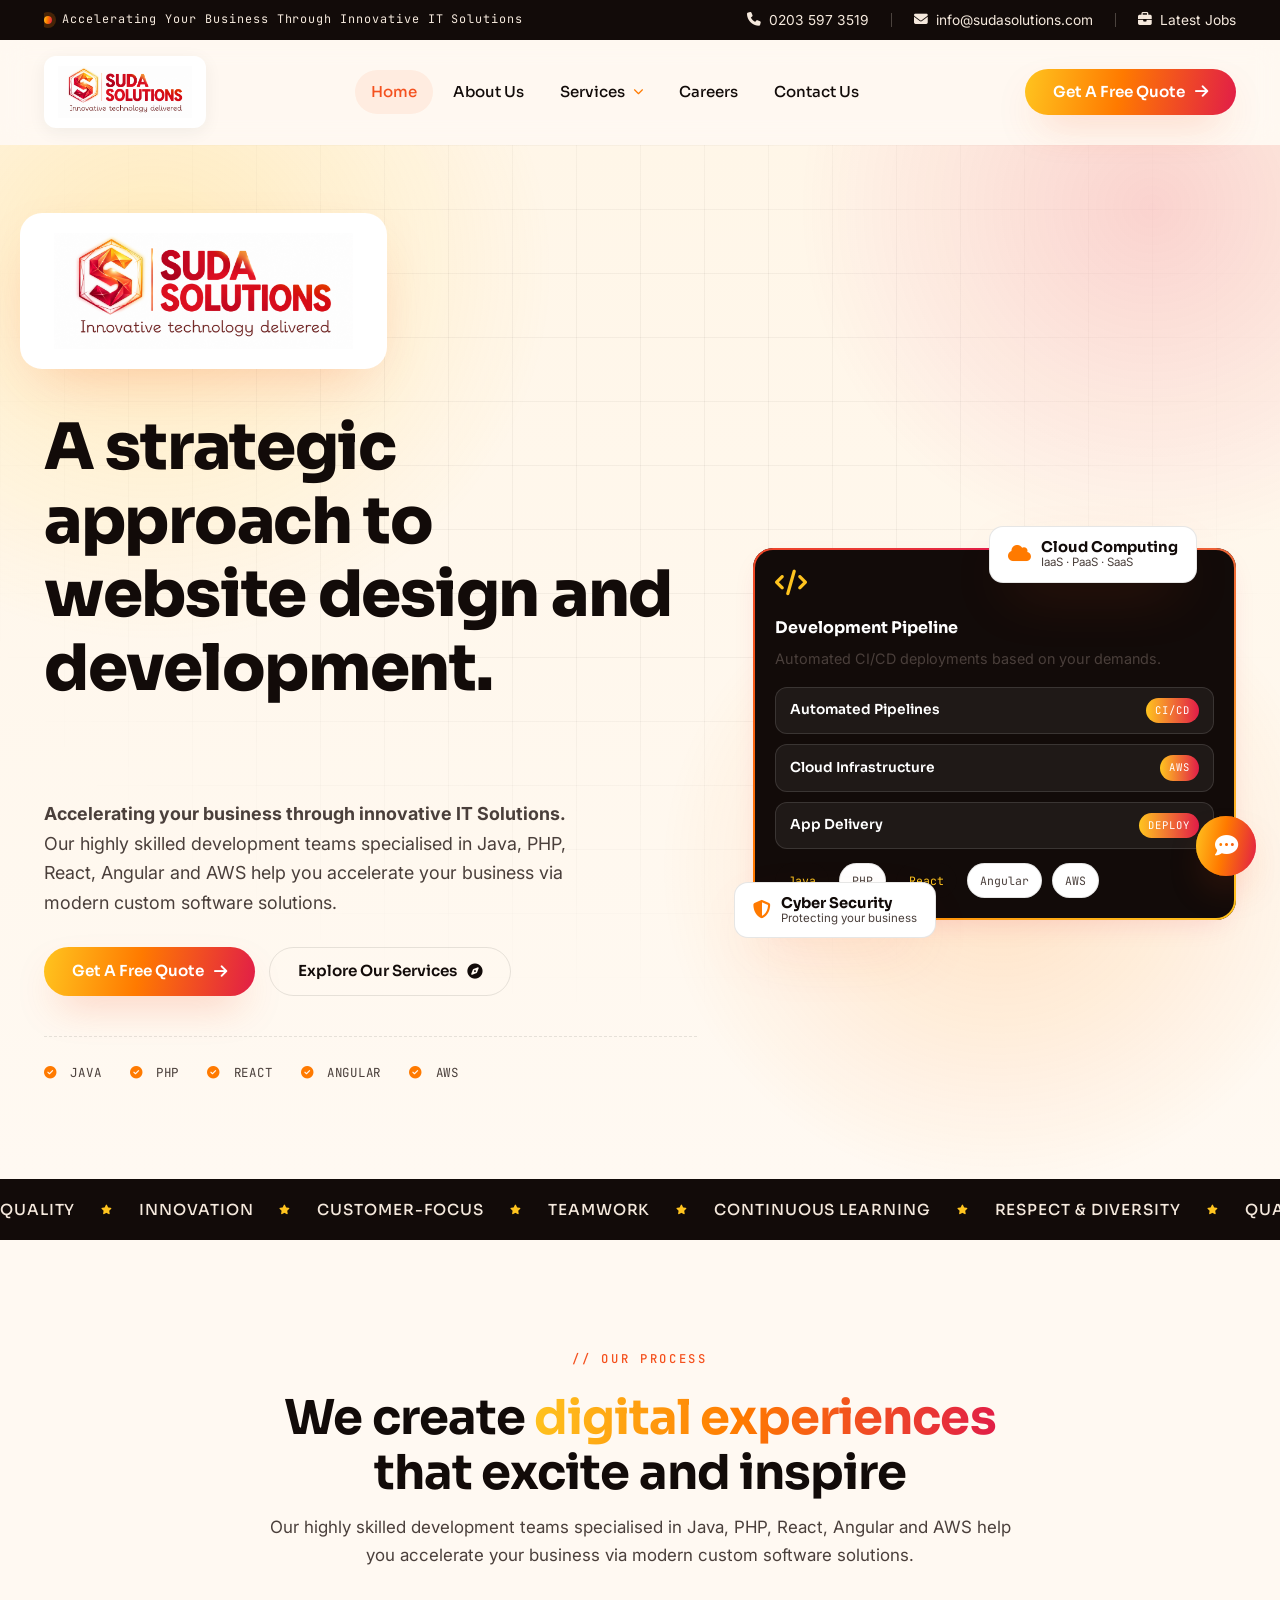
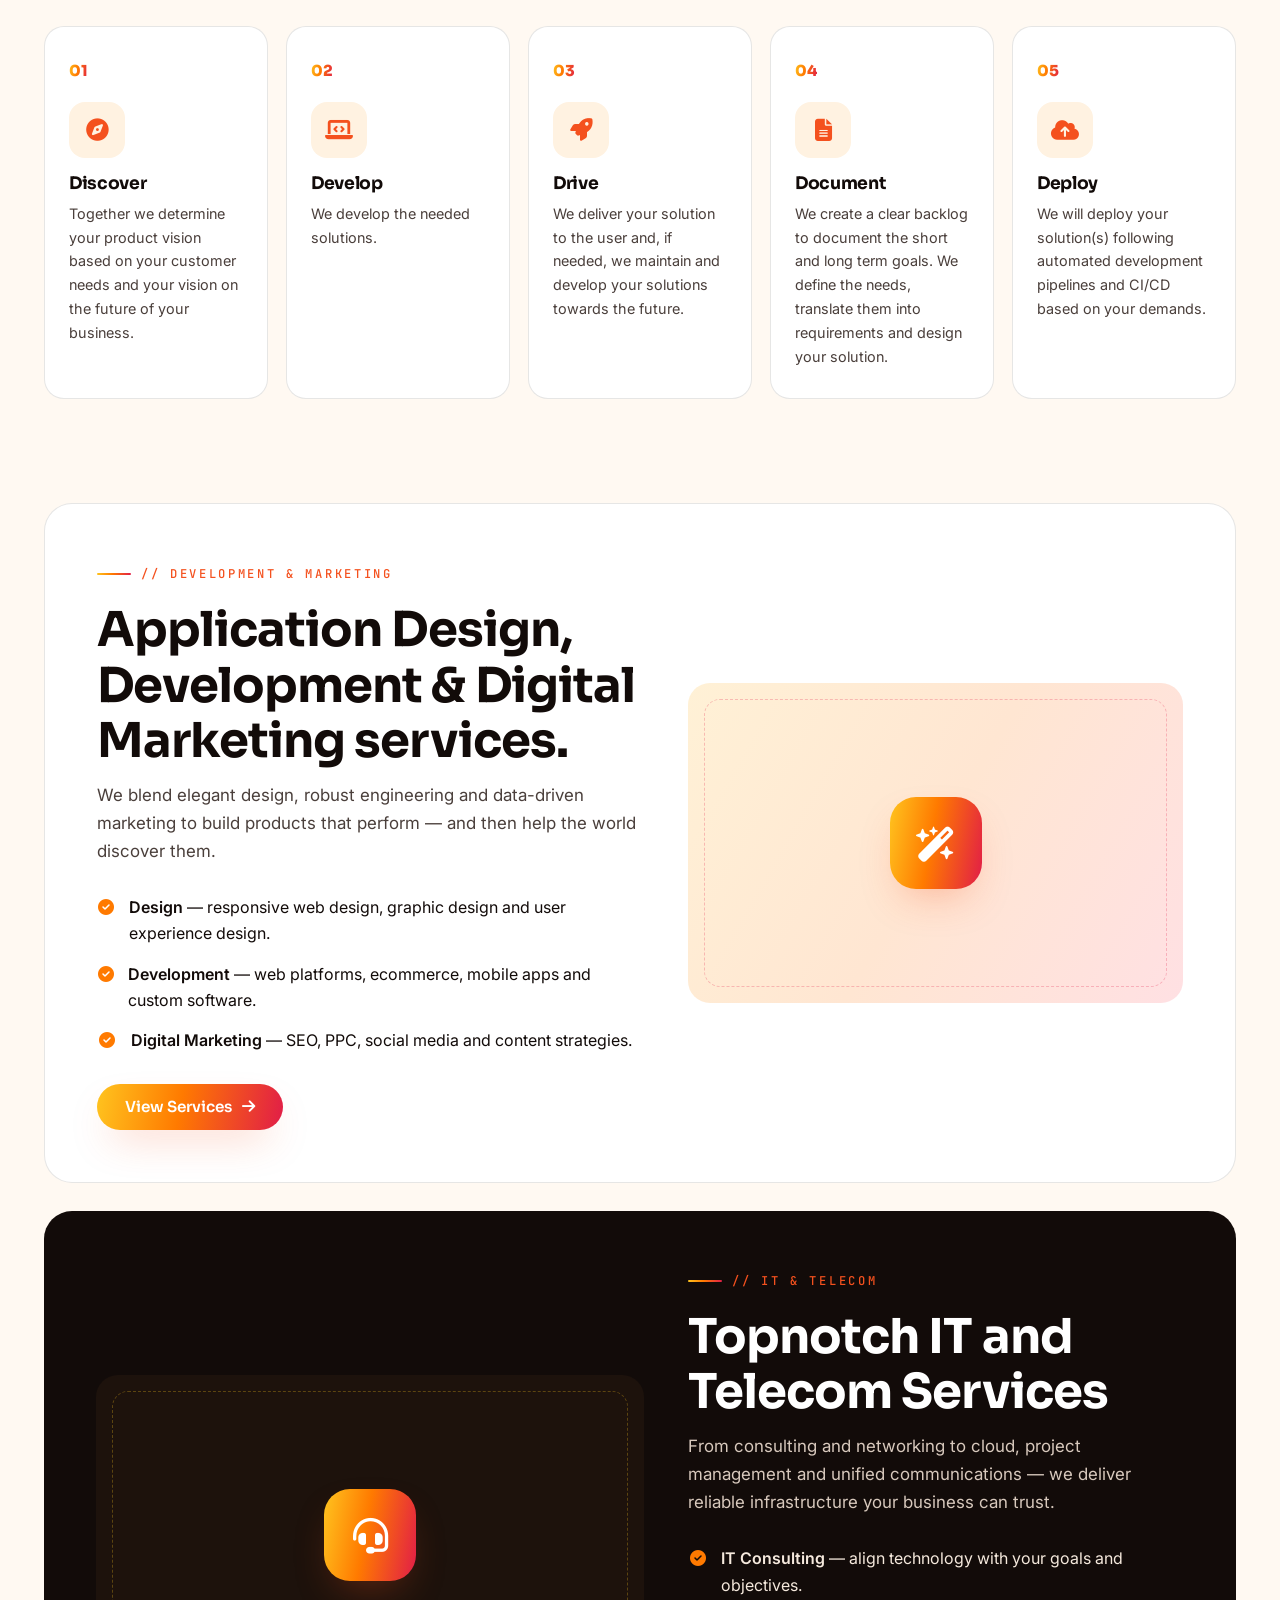
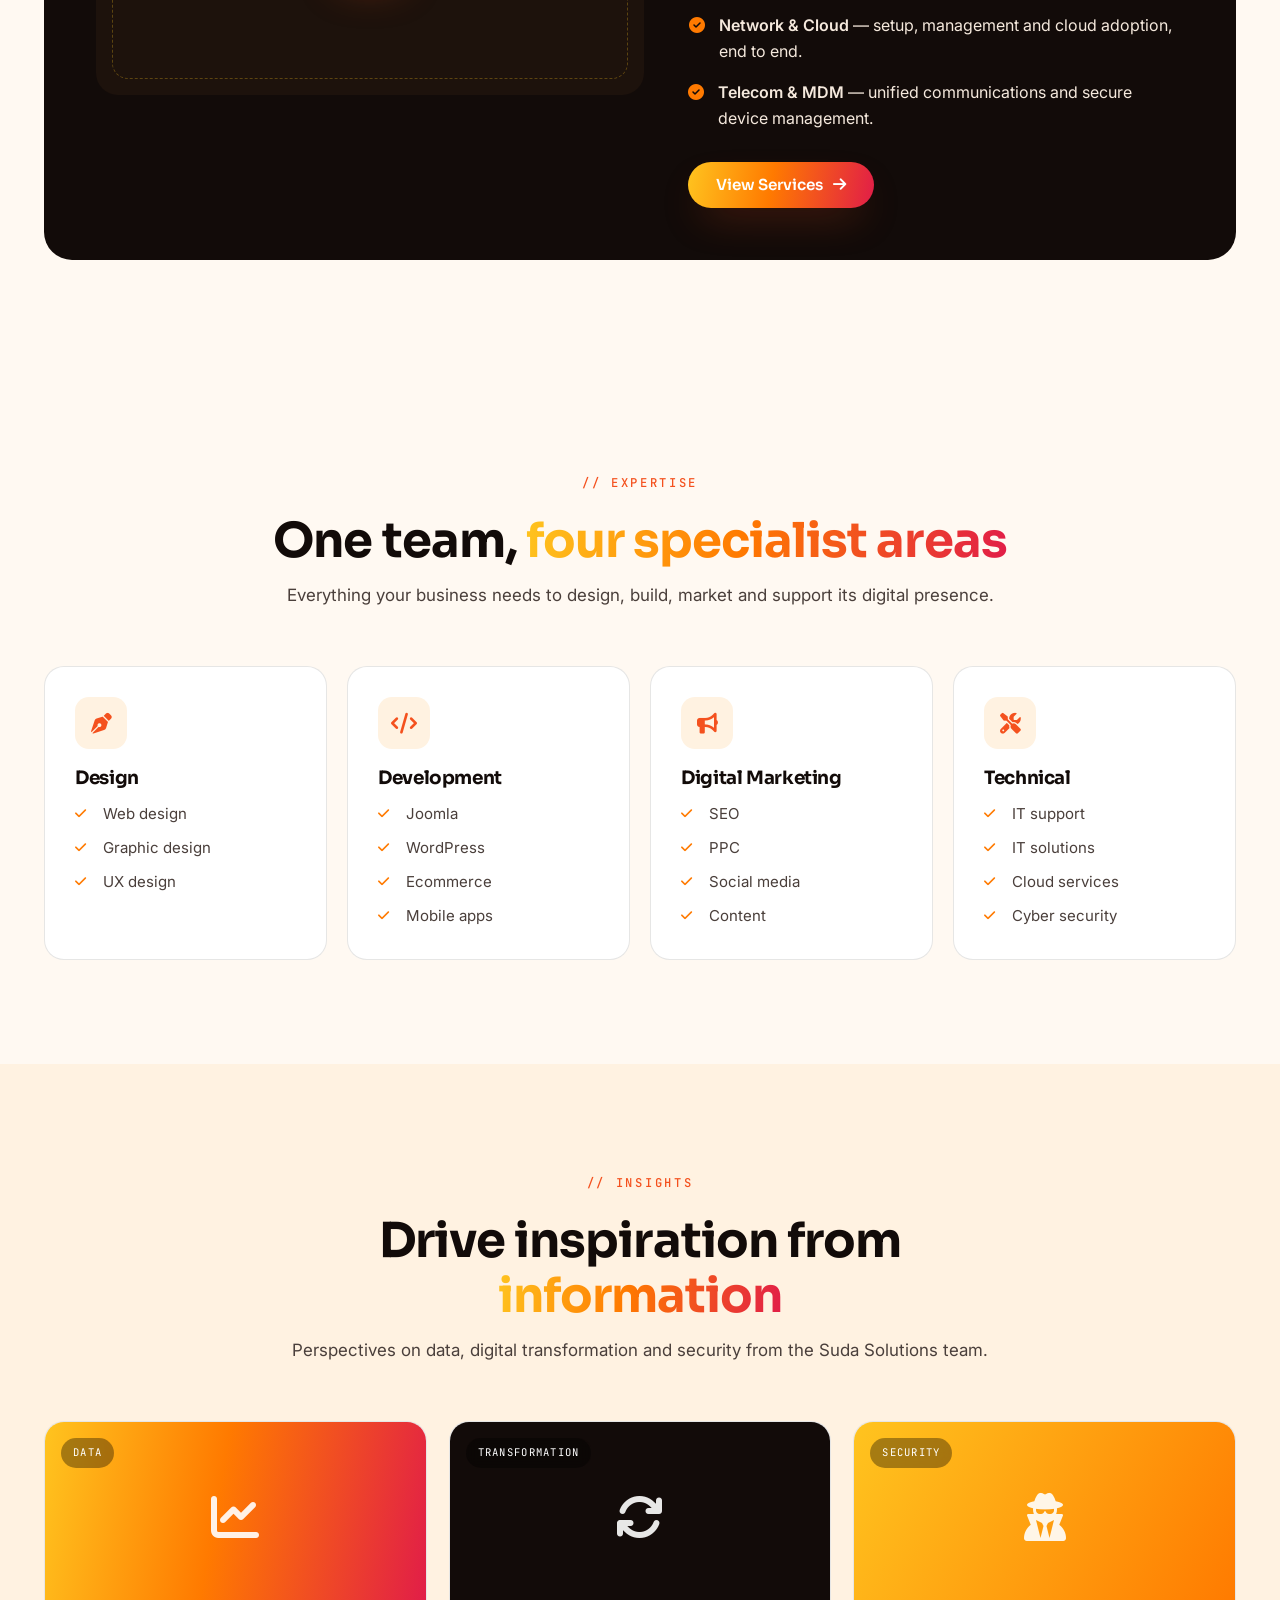
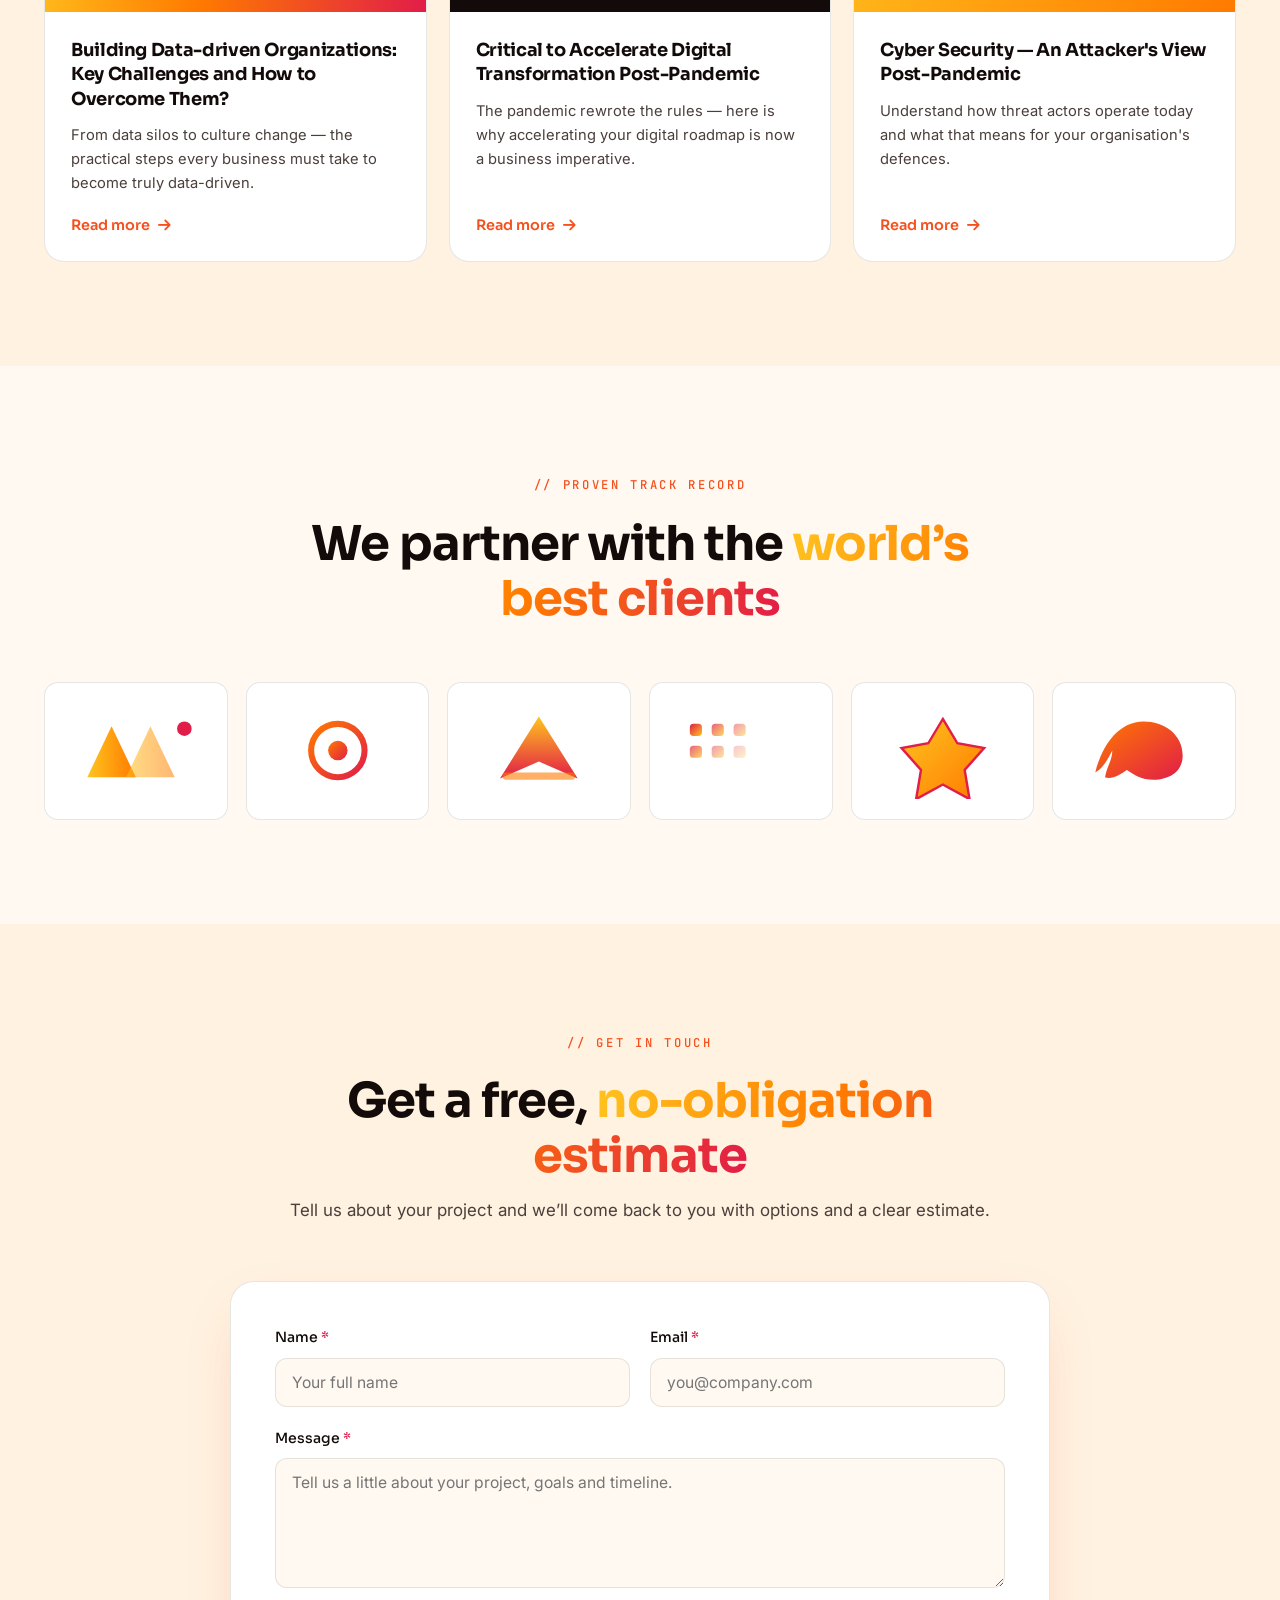
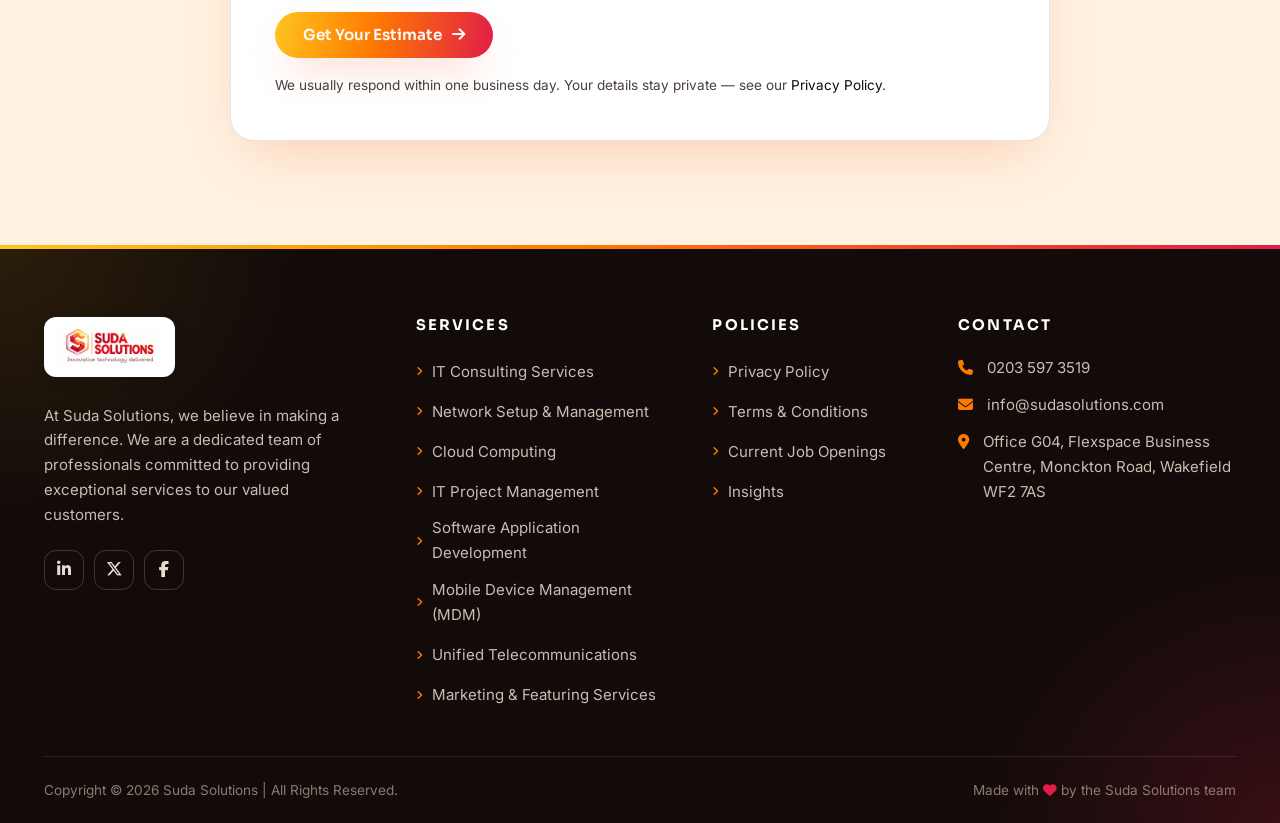
<file: index.html>
<!DOCTYPE html>
<html lang="en">
<head>
  <meta charset="UTF-8" />
  <meta name="viewport" content="width=device-width, initial-scale=1" />
  <title>Suda Solutions Ltd — Accelerating Business Through Innovative IT Solutions</title>
  <meta name="description" content="Suda Solutions delivers IT consulting, cloud computing, software development, network management, telecom and digital marketing services to accelerate your business." />
  <link rel="icon" type="image/png" href="assets/images/favicon.png" sizes="512x512" />
  <link rel="apple-touch-icon" href="assets/images/favicon.png" />
  <link rel="preconnect" href="https://fonts.googleapis.com" />
  <link rel="preconnect" href="https://fonts.gstatic.com" crossorigin />
  <link href="https://fonts.googleapis.com/css2?family=Sora:wght@500;600;700;800&family=Inter:wght@400;500;600&family=JetBrains+Mono:wght@400;500;700&display=swap" rel="stylesheet" />
  <link rel="stylesheet" href="https://cdnjs.cloudflare.com/ajax/libs/font-awesome/6.5.2/css/all.min.css" />
  <link rel="stylesheet" href="assets/css/style.css" />
</head>
<body>
  <a class="jupiterx-a11y" href="#main" style="position:absolute;left:-9999px;">Skip to content</a>

  <!-- ================= TOP BAR ================= -->
  <div class="topbar">
    <div class="container">
      <div class="topbar-msg">
        <span class="dot"></span>
        <span class="rotator" data-rotator='["Accelerating Your Business Through Innovative IT Solutions","Together We Develop Your Success","We Partner With The World&rsquo;s Best Clients","Check Out The Latest Jobs"]'></span>
      </div>
      <div class="topbar-links">
        <a href="tel:02035973519"><i class="fa-solid fa-phone"></i> 0203 597 3519</a>
        <span class="divider"></span>
        <a href="mailto:info@sudasolutions.com"><i class="fa-solid fa-envelope"></i> info@sudasolutions.com</a>
        <span class="divider"></span>
        <a href="current-job-openings.html"><i class="fa-solid fa-briefcase"></i> Latest Jobs</a>
      </div>
    </div>
  </div>

  <!-- ================= HEADER ================= -->
  <header class="site-header">
    <div class="container header-inner">
      <a href="index.html" class="logo" aria-label="Suda Solutions Ltd - Home">
        <img src="assets/images/logo.png" alt="Suda Solutions Ltd" class="logo-img" />
      </a>

      <nav class="mainnav" aria-label="Main navigation">
        <ul>
          <li class="current"><a href="index.html">Home</a></li>
          <li><a href="about.html">About Us</a></li>
          <li class="has-dropdown">
            <a href="services.html" aria-haspopup="true">Services <i class="fa-solid fa-chevron-down"></i></a>
            <div class="dropdown-menu">
              <a href="services.html"><i class="fa-solid fa-handshake-angle"></i> IT Consulting Services</a>
              <a href="services.html"><i class="fa-solid fa-network-wired"></i> Network Setup &amp; Management</a>
              <a href="services.html"><i class="fa-solid fa-cloud"></i> Cloud Computing</a>
              <a href="services.html"><i class="fa-solid fa-diagram-project"></i> IT Project Management</a>
              <a href="services.html"><i class="fa-solid fa-laptop-code"></i> Software Application Development</a>
              <a href="services.html"><i class="fa-solid fa-mobile-screen"></i> Mobile Device Management (MDM)</a>
              <a href="services.html"><i class="fa-solid fa-headset"></i> Unified Telecommunications</a>
              <a href="services.html"><i class="fa-solid fa-bullhorn"></i> Marketing &amp; Featuring Services</a>
            </div>
          </li>
          <li><a href="careers.html">Careers</a></li>
          <li><a href="contact.html">Contact Us</a></li>
        </ul>
      </nav>

      <div class="header-cta">
        <a href="services.html#quote" class="btn btn-primary">Get A Free Quote <i class="fa-solid fa-arrow-right"></i></a>
        <button class="nav-toggle" aria-label="Toggle menu" aria-expanded="false">
          <span></span><span></span><span></span>
        </button>
      </div>
    </div>
  </header>
  <div class="nav-overlay"></div>

  <main id="main">

    <!-- ================= HERO ================= -->
    <section class="hero">
      <div class="hero-bg"></div>
      <div class="container hero-logo reveal">
        <img src="assets/images/logo.png" alt="Suda Solutions Ltd" />
      </div>
      <div class="container hero-inner">
        <div class="hero-content">
          <h1 class="hero-h1">
            <span class="rotator-line" data-rotator='["A strategic approach to website design and development.","Elegant UI/UX design beyond just putting pixels together.","Make your business shine on the web.","We&rsquo;re a team of hard-core nerds bringing you that marketing advantage.","Making ideas come alive on the internet."]'></span>
          </h1>
          <p class="hero-sub">
            <strong>Accelerating your business through innovative IT Solutions.</strong>
            Our highly skilled development teams specialised in Java, PHP, React, Angular and AWS help you accelerate your business via modern custom software solutions.
          </p>
          <div class="hero-actions">
            <a href="services.html#quote" class="btn btn-primary">Get A Free Quote <i class="fa-solid fa-arrow-right"></i></a>
            <a href="services.html" class="btn btn-ghost">Explore Our Services <i class="fa-solid fa-compass"></i></a>
          </div>
          <div class="hero-mini">
            <span><i class="fa-solid fa-circle-check"></i> Java</span>
            <span><i class="fa-solid fa-circle-check"></i> PHP</span>
            <span><i class="fa-solid fa-circle-check"></i> React</span>
            <span><i class="fa-solid fa-circle-check"></i> Angular</span>
            <span><i class="fa-solid fa-circle-check"></i> AWS</span>
          </div>
        </div>

        <div class="hero-visual" aria-hidden="true">
          <div class="floating float-a">
            <i class="fa-solid fa-cloud"></i>
            <span class="fl-label"><b>Cloud Computing</b><small>IaaS · PaaS · SaaS</small></span>
          </div>
          <div class="visual-card glow">
            <div class="vc-inner">
              <i class="fa-solid fa-code" style="color:var(--yellow);font-size:1.6rem;"></i>
              <div class="vc-title">Development Pipeline</div>
              <div class="vc-desc">Automated CI/CD deployments based on your demands.</div>
              <div class="vc-list">
                <div class="vc-item"><b>Automated Pipelines</b> <span class="tag">CI/CD</span></div>
                <div class="vc-item"><b>Cloud Infrastructure</b> <span class="tag">AWS</span></div>
                <div class="vc-item"><b>App Delivery</b> <span class="tag">Deploy</span></div>
              </div>
              <div class="vc-icons-row">
                <span class="tech-chip on">Java</span>
                <span class="tech-chip">PHP</span>
                <span class="tech-chip on">React</span>
                <span class="tech-chip">Angular</span>
                <span class="tech-chip">AWS</span>
              </div>
            </div>
          </div>
          <div class="floating float-b">
            <i class="fa-solid fa-shield-halved"></i>
            <span class="fl-label"><b>Cyber Security</b><small>Protecting your business</small></span>
          </div>
        </div>
      </div>
    </section>

    <!-- ================= MARQUEE ================= -->
    <div class="marquee" aria-hidden="true">
      <div class="marquee-track">
        <span>Quality <i class="fa-solid fa-star"></i> Innovation <i class="fa-solid fa-star"></i> Customer-Focus <i class="fa-solid fa-star"></i> Teamwork <i class="fa-solid fa-star"></i> Continuous Learning <i class="fa-solid fa-star"></i> Respect &amp; Diversity <i class="fa-solid fa-star"></i></span>
        <span>Quality <i class="fa-solid fa-star"></i> Innovation <i class="fa-solid fa-star"></i> Customer-Focus <i class="fa-solid fa-star"></i> Teamwork <i class="fa-solid fa-star"></i> Continuous Learning <i class="fa-solid fa-star"></i> Respect &amp; Diversity <i class="fa-solid fa-star"></i></span>
      </div>
    </div>

    <!-- ================= PROCESS ================= -->
    <section class="section">
      <div class="container">
        <div class="section-head center reveal">
          <span class="eyebrow">// Our Process</span>
          <h2 class="section-title">We create <span class="grad-text">digital experiences</span> that excite and inspire</h2>
          <p class="section-sub">Our highly skilled development teams specialised in Java, PHP, React, Angular and AWS help you accelerate your business via modern custom software solutions.</p>
        </div>
        <div class="process-grid">
          <article class="process-card reveal" data-delay="0">
            <span class="pc-num">01</span>
            <div class="pc-icon"><i class="fa-solid fa-compass"></i></div>
            <h3 class="pc-title">Discover</h3>
            <p class="pc-desc">Together we determine your product vision based on your customer needs and your vision on the future of your business.</p>
          </article>
          <article class="process-card reveal" data-delay="80">
            <span class="pc-num">02</span>
            <div class="pc-icon"><i class="fa-solid fa-laptop-code"></i></div>
            <h3 class="pc-title">Develop</h3>
            <p class="pc-desc">We develop the needed solutions.</p>
          </article>
          <article class="process-card reveal" data-delay="160">
            <span class="pc-num">03</span>
            <div class="pc-icon"><i class="fa-solid fa-rocket"></i></div>
            <h3 class="pc-title">Drive</h3>
            <p class="pc-desc">We deliver your solution to the user and, if needed, we maintain and develop your solutions towards the future.</p>
          </article>
          <article class="process-card reveal" data-delay="240">
            <span class="pc-num">04</span>
            <div class="pc-icon"><i class="fa-solid fa-file-lines"></i></div>
            <h3 class="pc-title">Document</h3>
            <p class="pc-desc">We create a clear backlog to document the short and long term goals. We define the needs, translate them into requirements and design your solution.</p>
          </article>
          <article class="process-card reveal" data-delay="320">
            <span class="pc-num">05</span>
            <div class="pc-icon"><i class="fa-solid fa-cloud-arrow-up"></i></div>
            <h3 class="pc-title">Deploy</h3>
            <p class="pc-desc">We will deploy your solution(s) following automated development pipelines and CI/CD based on your demands.</p>
          </article>
        </div>
      </div>
    </section>

    <!-- ================= SERVICES FEATURE ================= -->
    <section class="section" style="padding-top:0;">
      <div class="container">
        <div class="service-feature reveal">
          <div>
            <span class="eyebrow">// Development &amp; Marketing</span>
            <h2 class="section-title" style="margin-top:18px;">Application Design,<br />Development &amp; Digital Marketing services.</h2>
            <p class="section-sub">We blend elegant design, robust engineering and data-driven marketing to build products that perform — and then help the world discover them.</p>
            <ul class="feature-list">
              <li><i class="fa-solid fa-circle-check fa-fw"></i> <span><b>Design</b> — responsive web design, graphic design and user experience design.</span></li>
              <li><i class="fa-solid fa-circle-check fa-fw"></i> <span><b>Development</b> — web platforms, ecommerce, mobile apps and custom software.</span></li>
              <li><i class="fa-solid fa-circle-check fa-fw"></i> <span><b>Digital Marketing</b> — SEO, PPC, social media and content strategies.</span></li>
            </ul>
            <a href="services.html" class="btn btn-primary" style="margin-top:30px;">View Services <i class="fa-solid fa-arrow-right"></i></a>
          </div>
          <div class="service-visual">
            <div class="sv-icon"><i class="fa-solid fa-magic-wand-sparkles"></i></div>
          </div>
        </div>

        <div class="service-feature dark reveal" style="margin-top:28px;">
          <div class="service-visual">
            <div class="sv-icon"><i class="fa-solid fa-headset"></i></div>
          </div>
          <div>
            <span class="eyebrow">// IT &amp; Telecom</span>
            <h2 class="section-title" style="margin-top:18px;">Topnotch IT and Telecom Services</h2>
            <p class="section-sub" style="color:#d8c9bd;">From consulting and networking to cloud, project management and unified communications — we deliver reliable infrastructure your business can trust.</p>
            <ul class="feature-list">
              <li><i class="fa-solid fa-circle-check fa-fw"></i> <span><b>IT Consulting</b> — align technology with your goals and objectives.</span></li>
              <li><i class="fa-solid fa-circle-check fa-fw"></i> <span><b>Network &amp; Cloud</b> — setup, management and cloud adoption, end to end.</span></li>
              <li><i class="fa-solid fa-circle-check fa-fw"></i> <span><b>Telecom &amp; MDM</b> — unified communications and secure device management.</span></li>
            </ul>
            <a href="services.html" class="btn btn-primary" style="margin-top:30px;">View Services <i class="fa-solid fa-arrow-right"></i></a>
          </div>
        </div>
      </div>
    </section>

    <!-- ================= EXPERTISE ================= -->
    <section class="section">
      <div class="container">
        <div class="section-head center reveal">
          <span class="eyebrow">// Expertise</span>
          <h2 class="section-title">One team, <span class="grad-text">four specialist areas</span></h2>
          <p class="section-sub">Everything your business needs to design, build, market and support its digital presence.</p>
        </div>
        <div class="expertise-grid">
          <article class="expertise-card reveal" data-delay="0">
            <div class="ex-icon"><i class="fa-solid fa-pen-nib"></i></div>
            <h3>Design</h3>
            <ul>
              <li><i class="fa-solid fa-check"></i> Web design</li>
              <li><i class="fa-solid fa-check"></i> Graphic design</li>
              <li><i class="fa-solid fa-check"></i> UX design</li>
            </ul>
          </article>
          <article class="expertise-card reveal" data-delay="80">
            <div class="ex-icon"><i class="fa-solid fa-code"></i></div>
            <h3>Development</h3>
            <ul>
              <li><i class="fa-solid fa-check"></i> Joomla</li>
              <li><i class="fa-solid fa-check"></i> WordPress</li>
              <li><i class="fa-solid fa-check"></i> Ecommerce</li>
              <li><i class="fa-solid fa-check"></i> Mobile apps</li>
            </ul>
          </article>
          <article class="expertise-card reveal" data-delay="160">
            <div class="ex-icon"><i class="fa-solid fa-bullhorn"></i></div>
            <h3>Digital Marketing</h3>
            <ul>
              <li><i class="fa-solid fa-check"></i> SEO</li>
              <li><i class="fa-solid fa-check"></i> PPC</li>
              <li><i class="fa-solid fa-check"></i> Social media</li>
              <li><i class="fa-solid fa-check"></i> Content</li>
            </ul>
          </article>
          <article class="expertise-card reveal" data-delay="240">
            <div class="ex-icon"><i class="fa-solid fa-screwdriver-wrench"></i></div>
            <h3>Technical</h3>
            <ul>
              <li><i class="fa-solid fa-check"></i> IT support</li>
              <li><i class="fa-solid fa-check"></i> IT solutions</li>
              <li><i class="fa-solid fa-check"></i> Cloud services</li>
              <li><i class="fa-solid fa-check"></i> Cyber security</li>
            </ul>
          </article>
        </div>
      </div>
    </section>

    <!-- ================= INSIGHTS ================= -->
    <section class="section" style="background:var(--bg-soft);">
      <div class="container">
        <div class="section-head center reveal">
          <span class="eyebrow">// Insights</span>
          <h2 class="section-title">Drive inspiration from <span class="grad-text">information</span></h2>
          <p class="section-sub">Perspectives on data, digital transformation and security from the Suda Solutions team.</p>
        </div>
        <div class="insights-grid">
          <article class="insight-card reveal" data-delay="0">
            <div class="insight-thumb g1"><span class="chip">Data</span><i class="fa-solid fa-chart-line"></i></div>
            <div class="insight-body">
              <h3>Building Data-driven Organizations: Key Challenges and How to Overcome Them?</h3>
              <p>From data silos to culture change — the practical steps every business must take to become truly data-driven.</p>
              <a href="insights.html" class="read-more">Read more <i class="fa-solid fa-arrow-right"></i></a>
            </div>
          </article>
          <article class="insight-card reveal" data-delay="80">
            <div class="insight-thumb g2"><span class="chip">Transformation</span><i class="fa-solid fa-arrows-rotate"></i></div>
            <div class="insight-body">
              <h3>Critical to Accelerate Digital Transformation Post-Pandemic</h3>
              <p>The pandemic rewrote the rules — here is why accelerating your digital roadmap is now a business imperative.</p>
              <a href="insights.html" class="read-more">Read more <i class="fa-solid fa-arrow-right"></i></a>
            </div>
          </article>
          <article class="insight-card reveal" data-delay="160">
            <div class="insight-thumb g3"><span class="chip">Security</span><i class="fa-solid fa-user-secret"></i></div>
            <div class="insight-body">
              <h3>Cyber Security — An Attacker's View Post-Pandemic</h3>
              <p>Understand how threat actors operate today and what that means for your organisation's defences.</p>
              <a href="insights.html" class="read-more">Read more <i class="fa-solid fa-arrow-right"></i></a>
            </div>
          </article>
        </div>
      </div>
    </section>

    <!-- ================= PROVEN TRACK RECORD ================= -->
    <section class="section">
      <div class="container">
        <div class="section-head center reveal">
          <span class="eyebrow">// Proven Track Record</span>
          <h2 class="section-title">We partner with the <span class="grad-text">world&rsquo;s best clients</span></h2>
        </div>
        <div class="logo-wall reveal">
          <div class="logo-tile">
            <svg viewBox="0 0 120 80" role="img" aria-label="Client logo 1"><defs><linearGradient id="lg1" x1="0" y1="0" x2="1" y2="0"><stop offset="0" stop-color="#FFC41F"/><stop offset="1" stop-color="#FF7A00"/></linearGradient></defs><path d="M20 62 L40 20 L60 62 Z" fill="url(#lg1)"/><path d="M52 62 L72 20 L92 62 Z" fill="url(#lg1)" opacity=".55"/><circle cx="100" cy="22" r="6" fill="#E11D48"/></svg>
          </div>
          <div class="logo-tile">
            <svg viewBox="0 0 120 80" role="img" aria-label="Client logo 2"><defs><linearGradient id="lg2" x1="0" y1="0" x2="1" y2="1"><stop offset="0" stop-color="#FF7A00"/><stop offset="1" stop-color="#E11D48"/></linearGradient></defs><circle cx="60" cy="40" r="22" fill="none" stroke="url(#lg2)" stroke-width="5"/><circle cx="60" cy="40" r="8" fill="url(#lg2)"/></svg>
          </div>
          <div class="logo-tile">
            <svg viewBox="0 0 120 80" role="img" aria-label="Client logo 3"><defs><linearGradient id="lg3" x1="0" y1="0" x2="0" y2="1"><stop offset="0" stop-color="#FFC41F"/><stop offset="1" stop-color="#E11D48"/></linearGradient></defs><path d="M60 12 L92 63 L60 49 L28 63 Z" fill="url(#lg3)"/><rect x="30" y="58" width="60" height="6" rx="3" fill="#FF7A00" opacity=".6"/></svg>
          </div>
          <div class="logo-tile">
            <svg viewBox="0 0 120 80" role="img" aria-label="Client logo 4"><defs><linearGradient id="lg4" x1="0" y1="0" x2="1" y2="1"><stop offset="0" stop-color="#E11D48"/><stop offset="1" stop-color="#FFC41F"/></linearGradient></defs><rect x="18" y="18" width="10" height="10" rx="3" fill="url(#lg4)"/><rect x="36" y="18" width="10" height="10" rx="3" fill="url(#lg4)" opacity=".7"/><rect x="54" y="18" width="10" height="10" rx="3" fill="url(#lg4)" opacity=".45"/><rect x="18" y="36" width="10" height="10" rx="3" fill="url(#lg4)" opacity=".7"/><rect x="36" y="36" width="10" height="10" rx="3" fill="url(#lg4)" opacity=".45"/><rect x="54" y="36" width="10" height="10" rx="3" fill="url(#lg4)" opacity=".25"/></svg>
          </div>
          <div class="logo-tile">
            <svg viewBox="0 0 120 80" role="img" aria-label="Client logo 5"><defs><linearGradient id="lg5" x1="0" y1="0" x2="1" y2="1"><stop offset="0" stop-color="#FFC41F"/><stop offset="1" stop-color="#FF7A00"/></linearGradient></defs><path d="M60 14 L72 34 L94 38 L78 56 L82 80 L60 68 L38 80 L42 56 L26 38 L48 34 Z" fill="url(#lg5)" stroke="#E11D48" stroke-width="2"/></svg>
          </div>
          <div class="logo-tile">
            <svg viewBox="0 0 120 80" role="img" aria-label="Client logo 6"><defs><linearGradient id="lg6" x1="0" y1="0" x2="1" y2="1"><stop offset="0" stop-color="#FF7A00"/><stop offset="1" stop-color="#E11D48"/></linearGradient></defs><path d="M60 16 C76 16 92 26 92 44 C92 58 80 64 68 64 C58 64 52 60 46 56 C40 60 34 64 28 62 C30 52 34 48 34 40 C28 52 24 56 20 58 C26 34 40 16 60 16 Z" fill="url(#lg6)"/></svg>
          </div>
        </div>
      </div>
    </section>

    <!-- ================= GET IN TOUCH ================= -->
    <section class="section" style="background:var(--bg-soft);">
      <div class="container">
        <div class="section-head center reveal">
          <span class="eyebrow">// Get In Touch</span>
          <h2 class="section-title">Get a free, <span class="grad-text">no-obligation estimate</span></h2>
          <p class="section-sub">Tell us about your project and we&rsquo;ll come back to you with options and a clear estimate.</p>
        </div>
        <div class="form-card reveal" style="max-width:820px;margin:0 auto;">
          <form data-static novalidate>
            <div class="form-grid">
              <div class="form-group">
                <label for="q-name">Name <span>*</span></label>
                <input class="form-control" id="q-name" type="text" name="name" placeholder="Your full name" required />
              </div>
              <div class="form-group">
                <label for="q-email">Email <span>*</span></label>
                <input class="form-control" id="q-email" type="email" name="email" placeholder="you@company.com" required />
              </div>
              <div class="form-group full">
                <label for="q-message">Message <span>*</span></label>
                <textarea class="form-control" id="q-message" name="message" placeholder="Tell us a little about your project, goals and timeline." required></textarea>
              </div>
            </div>
            <button type="submit" class="btn btn-primary" style="margin-top:24px;">Get Your Estimate <i class="fa-solid fa-arrow-right"></i></button>
            <p class="form-note">We usually respond within one business day. Your details stay private — see our <a href="privacy-policy.html">Privacy Policy</a>.</p>
            <div class="form-success"><i class="fa-solid fa-circle-check"></i> Thank you! Your message has been received — we&rsquo;ll be in touch shortly.</div>
          </form>
        </div>
      </div>
    </section>

  </main>

  <!-- ================= FOOTER ================= -->
  <footer class="footer">
    <div class="container">
      <div class="footer-inner">
        <div class="footer-about">
          <a href="index.html" class="logo" aria-label="Suda Solutions Ltd - Home">
            <img src="assets/images/logo.png" alt="Suda Solutions Ltd" class="logo-img" />
          </a>
          <p>At Suda Solutions, we believe in making a difference. We are a dedicated team of professionals committed to providing exceptional services to our valued customers.</p>
          <div class="footer-social">
            <a href="#" aria-label="LinkedIn"><i class="fa-brands fa-linkedin-in"></i></a>
            <a href="#" aria-label="X / Twitter"><i class="fa-brands fa-x-twitter"></i></a>
            <a href="#" aria-label="Facebook"><i class="fa-brands fa-facebook-f"></i></a>
          </div>
        </div>

        <div>
          <h4>Services</h4>
          <ul>
            <li><a href="services.html"><i class="fa-solid fa-angle-right"></i> IT Consulting Services</a></li>
            <li><a href="services.html"><i class="fa-solid fa-angle-right"></i> Network Setup &amp; Management</a></li>
            <li><a href="services.html"><i class="fa-solid fa-angle-right"></i> Cloud Computing</a></li>
            <li><a href="services.html"><i class="fa-solid fa-angle-right"></i> IT Project Management</a></li>
            <li><a href="services.html"><i class="fa-solid fa-angle-right"></i> Software Application Development</a></li>
            <li><a href="services.html"><i class="fa-solid fa-angle-right"></i> Mobile Device Management (MDM)</a></li>
            <li><a href="services.html"><i class="fa-solid fa-angle-right"></i> Unified Telecommunications</a></li>
            <li><a href="services.html"><i class="fa-solid fa-angle-right"></i> Marketing &amp; Featuring Services</a></li>
          </ul>
        </div>

        <div>
          <h4>Policies</h4>
          <ul>
            <li><a href="privacy-policy.html"><i class="fa-solid fa-angle-right"></i> Privacy Policy</a></li>
            <li><a href="terms-conditions.html"><i class="fa-solid fa-angle-right"></i> Terms &amp; Conditions</a></li>
            <li><a href="current-job-openings.html"><i class="fa-solid fa-angle-right"></i> Current Job Openings</a></li>
            <li><a href="insights.html"><i class="fa-solid fa-angle-right"></i> Insights</a></li>
          </ul>
        </div>

        <div>
          <h4>Contact</h4>
          <ul class="footer-contact">
            <li><i class="fa-solid fa-phone"></i> <a href="tel:02035973519">0203 597 3519</a></li>
            <li><i class="fa-solid fa-envelope"></i> <a href="mailto:info@sudasolutions.com">info@sudasolutions.com</a></li>
            <li><i class="fa-solid fa-location-dot"></i> <span>Office G04, Flexspace Business Centre, Monckton Road, Wakefield WF2 7AS</span></li>
          </ul>
        </div>
      </div>
      <div class="footer-bottom">
        <span>Copyright © <span id="year">2026</span> Suda Solutions | All Rights Reserved.</span>
        <span>Made with <i class="fa-solid fa-heart heart"></i> by the Suda Solutions team</span>
      </div>
    </div>
  </footer>

  <button class="to-top" id="toTop" aria-label="Back to top"><i class="fa-solid fa-arrow-up"></i></button>

  <script src="assets/js/main.js"></script>
</body>
</html>
</file>
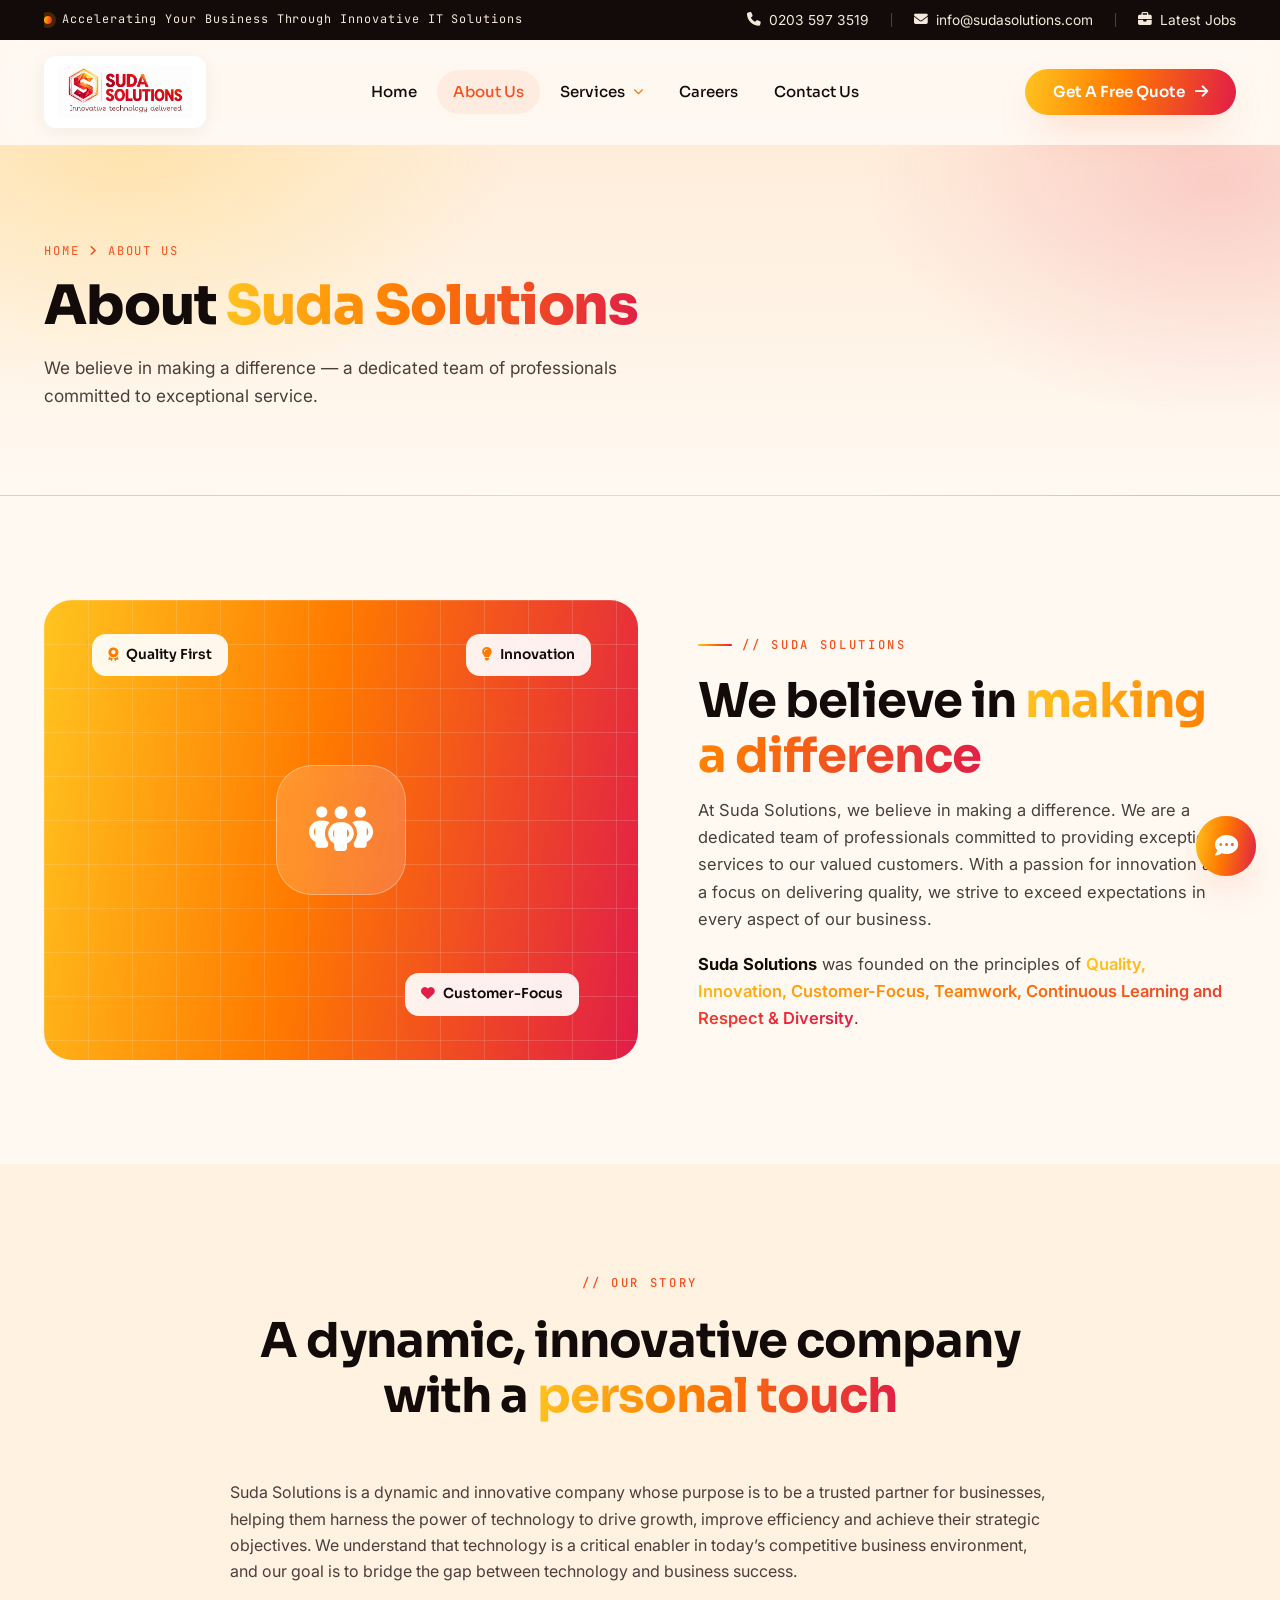
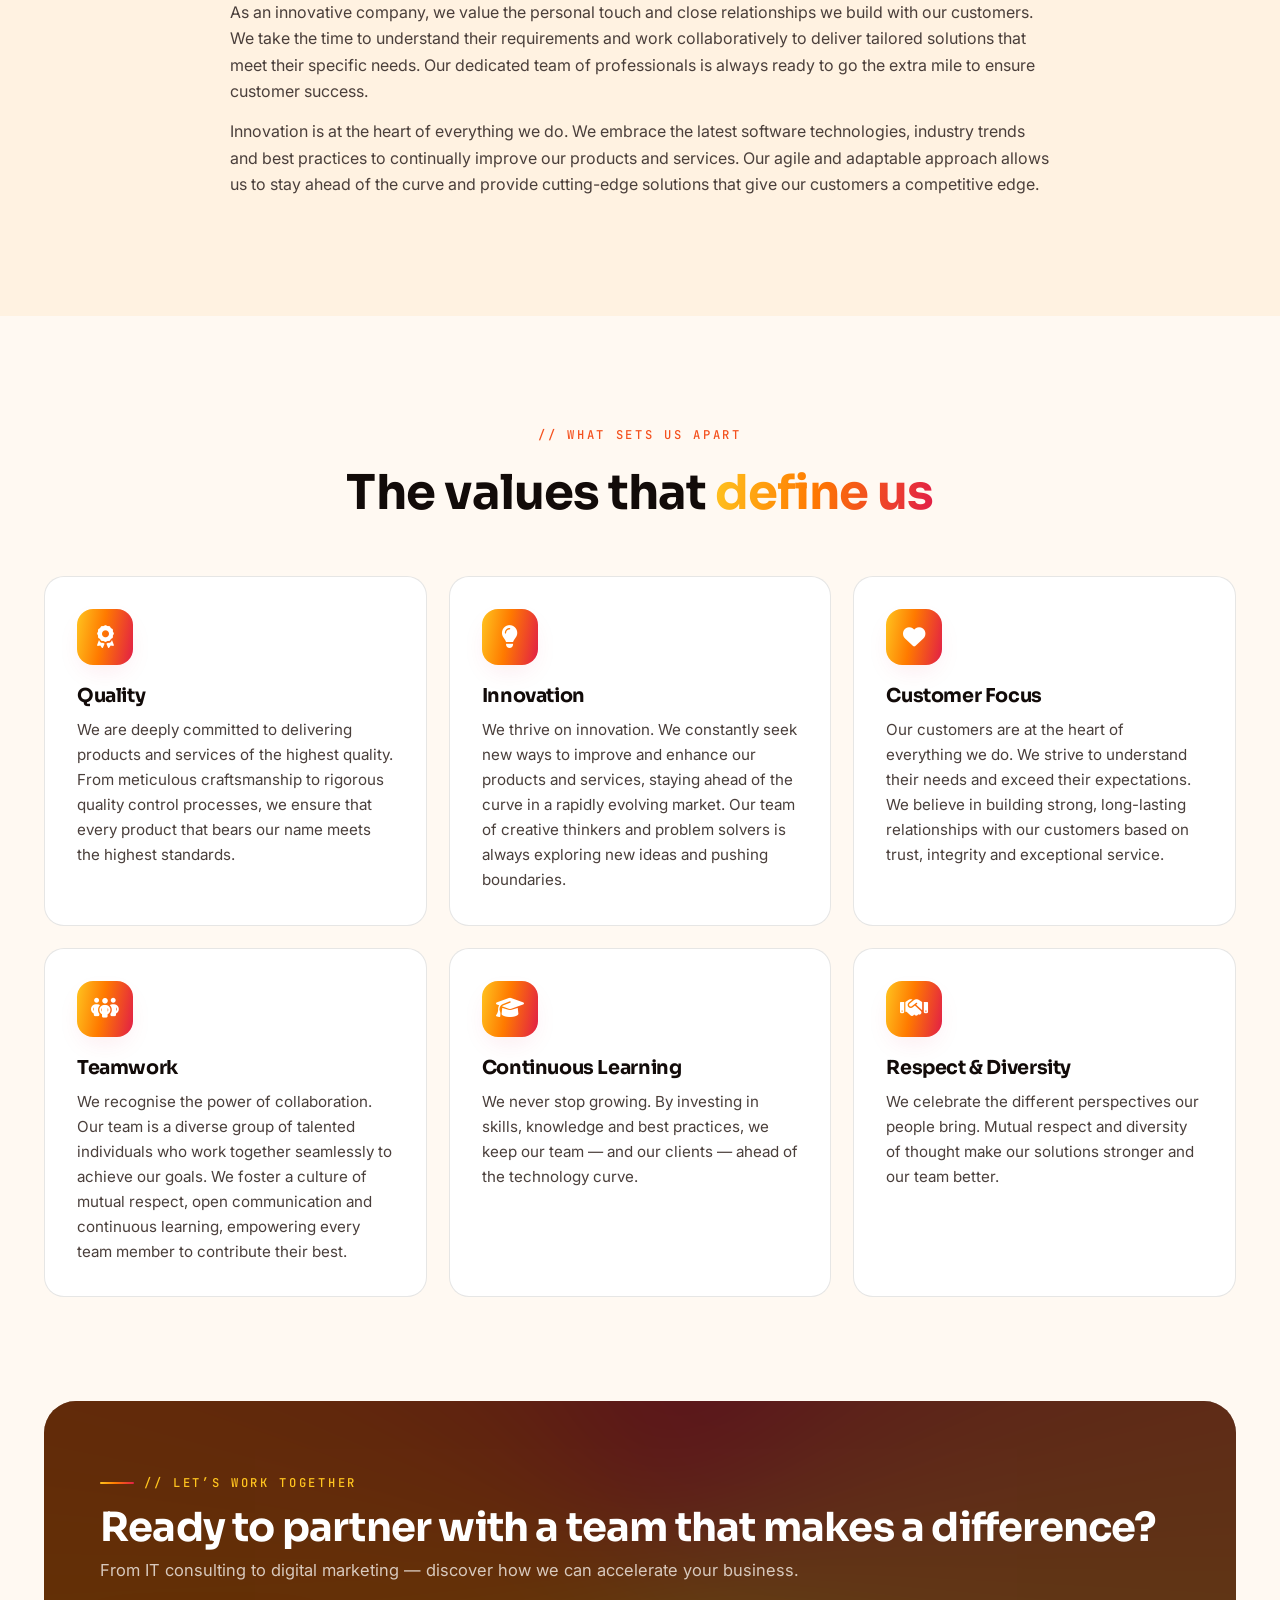
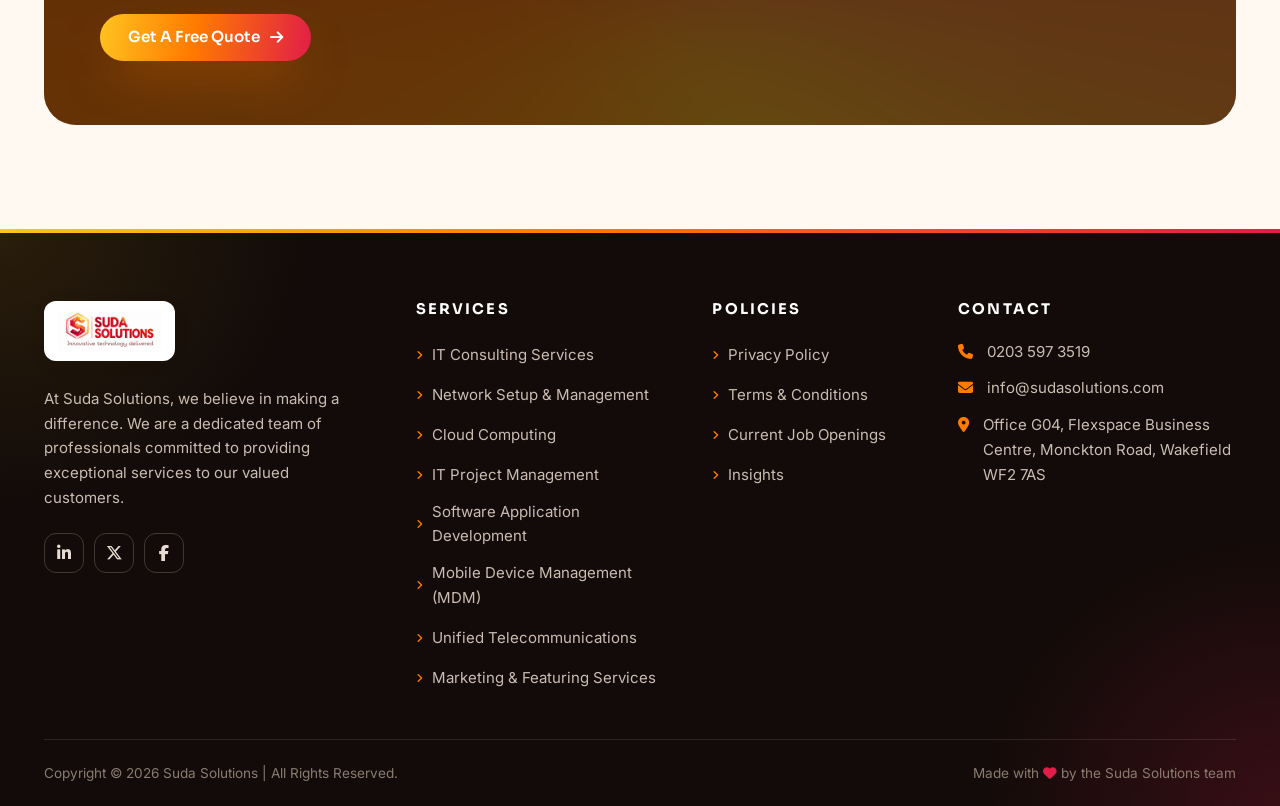
<file: about.html>
<!DOCTYPE html>
<html lang="en">
<head>
  <meta charset="UTF-8" />
  <meta name="viewport" content="width=device-width, initial-scale=1" />
  <title>About Us — Suda Solutions Ltd</title>
  <meta name="description" content="Suda Solutions was founded on the principles of Quality, Innovation, Customer-Focus, Teamwork, Continuous Learning and Respect & Diversity." />
  <link rel="icon" type="image/png" href="assets/images/favicon.png" sizes="512x512" />
  <link rel="apple-touch-icon" href="assets/images/favicon.png" />
  <link rel="preconnect" href="https://fonts.googleapis.com" />
  <link rel="preconnect" href="https://fonts.gstatic.com" crossorigin />
  <link href="https://fonts.googleapis.com/css2?family=Sora:wght@500;600;700;800&family=Inter:wght@400;500;600&family=JetBrains+Mono:wght@400;500;700&display=swap" rel="stylesheet" />
  <link rel="stylesheet" href="https://cdnjs.cloudflare.com/ajax/libs/font-awesome/6.5.2/css/all.min.css" />
  <link rel="stylesheet" href="assets/css/style.css" />
</head>
<body>
  <a href="#main" style="position:absolute;left:-9999px;">Skip to content</a>

  <!-- ================= TOP BAR ================= -->
  <div class="topbar">
    <div class="container">
      <div class="topbar-msg">
        <span class="dot"></span>
        <span class="rotator" data-rotator='["Accelerating Your Business Through Innovative IT Solutions","Together We Develop Your Success","We Partner With The World&rsquo;s Best Clients","Check Out The Latest Jobs"]'></span>
      </div>
      <div class="topbar-links">
        <a href="tel:02035973519"><i class="fa-solid fa-phone"></i> 0203 597 3519</a>
        <span class="divider"></span>
        <a href="mailto:info@sudasolutions.com"><i class="fa-solid fa-envelope"></i> info@sudasolutions.com</a>
        <span class="divider"></span>
        <a href="current-job-openings.html"><i class="fa-solid fa-briefcase"></i> Latest Jobs</a>
      </div>
    </div>
  </div>

  <!-- ================= HEADER ================= -->
  <header class="site-header">
    <div class="container header-inner">
      <a href="index.html" class="logo" aria-label="Suda Solutions Ltd - Home">
        <img src="assets/images/logo.png" alt="Suda Solutions Ltd" class="logo-img" />
      </a>

      <nav class="mainnav" aria-label="Main navigation">
        <ul>
          <li><a href="index.html">Home</a></li>
          <li class="current"><a href="about.html">About Us</a></li>
          <li class="has-dropdown">
            <a href="services.html" aria-haspopup="true">Services <i class="fa-solid fa-chevron-down"></i></a>
            <div class="dropdown-menu">
              <a href="services.html"><i class="fa-solid fa-handshake-angle"></i> IT Consulting Services</a>
              <a href="services.html"><i class="fa-solid fa-network-wired"></i> Network Setup &amp; Management</a>
              <a href="services.html"><i class="fa-solid fa-cloud"></i> Cloud Computing</a>
              <a href="services.html"><i class="fa-solid fa-diagram-project"></i> IT Project Management</a>
              <a href="services.html"><i class="fa-solid fa-laptop-code"></i> Software Application Development</a>
              <a href="services.html"><i class="fa-solid fa-mobile-screen"></i> Mobile Device Management (MDM)</a>
              <a href="services.html"><i class="fa-solid fa-headset"></i> Unified Telecommunications</a>
              <a href="services.html"><i class="fa-solid fa-bullhorn"></i> Marketing &amp; Featuring Services</a>
            </div>
          </li>
          <li><a href="careers.html">Careers</a></li>
          <li><a href="contact.html">Contact Us</a></li>
        </ul>
      </nav>

      <div class="header-cta">
        <a href="services.html#quote" class="btn btn-primary">Get A Free Quote <i class="fa-solid fa-arrow-right"></i></a>
        <button class="nav-toggle" aria-label="Toggle menu" aria-expanded="false">
          <span></span><span></span><span></span>
        </button>
      </div>
    </div>
  </header>
  <div class="nav-overlay"></div>

  <main id="main">

    <!-- ================= BANNER ================= -->
    <section class="page-banner">
      <div class="container">
        <div class="crumb">Home <i class="fa-solid fa-angle-right"></i> About Us</div>
        <h1>About <span class="grad-text">Suda Solutions</span></h1>
        <p>We believe in making a difference — a dedicated team of professionals committed to exceptional service.</p>
      </div>
    </section>

    <!-- ================= INTRO ================= -->
    <section class="section">
      <div class="container about-split">
        <div class="about-art reveal" aria-hidden="true">
          <div class="aa-float a"><i class="fa-solid fa-award" style="color:var(--orange);margin-right:8px;"></i>Quality First</div>
          <div class="aa-float b"><i class="fa-solid fa-lightbulb" style="color:var(--orange);margin-right:8px;"></i>Innovation</div>
          <div class="aa-float c"><i class="fa-solid fa-heart" style="color:var(--red);margin-right:8px;"></i>Customer-Focus</div>
          <div class="aa-icon"><i class="fa-solid fa-people-group"></i></div>
        </div>
        <div>
          <span class="eyebrow reveal">// Suda Solutions</span>
          <h2 class="section-title reveal">We believe in <span class="grad-text">making a difference</span></h2>
          <p class="reveal" style="color:var(--ink-soft);margin-bottom:18px;">
            At Suda Solutions, we believe in making a difference. We are a dedicated team of professionals committed to providing exceptional services to our valued customers. With a passion for innovation and a focus on delivering quality, we strive to exceed expectations in every aspect of our business.
          </p>
          <p class="reveal" style="color:var(--ink-soft);">
            <b style="color:var(--ink);">Suda Solutions</b> was founded on the principles of <span class="grad-text" style="font-weight:600;">Quality, Innovation, Customer-Focus, Teamwork, Continuous Learning and Respect &amp; Diversity</span>.
          </p>
        </div>
      </div>
    </section>

    <!-- ================= STORY / ABOUT ================= -->
    <section class="section" style="background:var(--bg-soft);">
      <div class="container">
        <div class="section-head center reveal">
          <span class="eyebrow">// Our Story</span>
          <h2 class="section-title">A dynamic, innovative company with a <span class="grad-text">personal touch</span></h2>
        </div>
        <div class="prose reveal" style="margin:0 auto;text-align:left;">
          <p>Suda Solutions is a dynamic and innovative company whose purpose is to be a trusted partner for businesses, helping them harness the power of technology to drive growth, improve efficiency and achieve their strategic objectives. We understand that technology is a critical enabler in today&rsquo;s competitive business environment, and our goal is to bridge the gap between technology and business success.</p>
          <p>As an innovative company, we value the personal touch and close relationships we build with our customers. We take the time to understand their requirements and work collaboratively to deliver tailored solutions that meet their specific needs. Our dedicated team of professionals is always ready to go the extra mile to ensure customer success.</p>
          <p>Innovation is at the heart of everything we do. We embrace the latest software technologies, industry trends and best practices to continually improve our products and services. Our agile and adaptable approach allows us to stay ahead of the curve and provide cutting-edge solutions that give our customers a competitive edge.</p>
        </div>
      </div>
    </section>

    <!-- ================= WHAT SETS US APART ================= -->
    <section class="section">
      <div class="container">
        <div class="section-head center reveal">
          <span class="eyebrow">// What Sets Us Apart</span>
          <h2 class="section-title">The values that <span class="grad-text">define us</span></h2>
        </div>
        <div class="values-grid">
          <article class="value-card reveal" data-delay="0">
            <div class="v-icon"><i class="fa-solid fa-award"></i></div>
            <h3>Quality</h3>
            <p>We are deeply committed to delivering products and services of the highest quality. From meticulous craftsmanship to rigorous quality control processes, we ensure that every product that bears our name meets the highest standards.</p>
          </article>
          <article class="value-card reveal" data-delay="80">
            <div class="v-icon"><i class="fa-solid fa-lightbulb"></i></div>
            <h3>Innovation</h3>
            <p>We thrive on innovation. We constantly seek new ways to improve and enhance our products and services, staying ahead of the curve in a rapidly evolving market. Our team of creative thinkers and problem solvers is always exploring new ideas and pushing boundaries.</p>
          </article>
          <article class="value-card reveal" data-delay="160">
            <div class="v-icon"><i class="fa-solid fa-heart"></i></div>
            <h3>Customer Focus</h3>
            <p>Our customers are at the heart of everything we do. We strive to understand their needs and exceed their expectations. We believe in building strong, long-lasting relationships with our customers based on trust, integrity and exceptional service.</p>
          </article>
          <article class="value-card reveal" data-delay="240">
            <div class="v-icon"><i class="fa-solid fa-people-group"></i></div>
            <h3>Teamwork</h3>
            <p>We recognise the power of collaboration. Our team is a diverse group of talented individuals who work together seamlessly to achieve our goals. We foster a culture of mutual respect, open communication and continuous learning, empowering every team member to contribute their best.</p>
          </article>
          <article class="value-card reveal" data-delay="320">
            <div class="v-icon"><i class="fa-solid fa-graduation-cap"></i></div>
            <h3>Continuous Learning</h3>
            <p>We never stop growing. By investing in skills, knowledge and best practices, we keep our team — and our clients — ahead of the technology curve.</p>
          </article>
          <article class="value-card reveal" data-delay="400">
            <div class="v-icon"><i class="fa-solid fa-handshake"></i></div>
            <h3>Respect &amp; Diversity</h3>
            <p>We celebrate the different perspectives our people bring. Mutual respect and diversity of thought make our solutions stronger and our team better.</p>
          </article>
        </div>
      </div>
    </section>

    <!-- ================= CTA ================= -->
    <section class="section" style="padding-top:0;">
      <div class="container">
        <div class="cta-band reveal">
          <div class="container-rel">
            <div>
              <span class="eyebrow" style="color:var(--yellow);">// Let&rsquo;s Work Together</span>
              <h2>Ready to partner with a team that makes a difference?</h2>
              <p>From IT consulting to digital marketing — discover how we can accelerate your business.</p>
            </div>
            <a href="services.html#quote" class="btn btn-primary">Get A Free Quote <i class="fa-solid fa-arrow-right"></i></a>
          </div>
        </div>
      </div>
    </section>

  </main>

  <!-- ================= FOOTER ================= -->
  <footer class="footer">
    <div class="container">
      <div class="footer-inner">
        <div class="footer-about">
          <a href="index.html" class="logo" aria-label="Suda Solutions Ltd - Home">
            <img src="assets/images/logo.png" alt="Suda Solutions Ltd" class="logo-img" />
          </a>
          <p>At Suda Solutions, we believe in making a difference. We are a dedicated team of professionals committed to providing exceptional services to our valued customers.</p>
          <div class="footer-social">
            <a href="#" aria-label="LinkedIn"><i class="fa-brands fa-linkedin-in"></i></a>
            <a href="#" aria-label="X / Twitter"><i class="fa-brands fa-x-twitter"></i></a>
            <a href="#" aria-label="Facebook"><i class="fa-brands fa-facebook-f"></i></a>
          </div>
        </div>

        <div>
          <h4>Services</h4>
          <ul>
            <li><a href="services.html"><i class="fa-solid fa-angle-right"></i> IT Consulting Services</a></li>
            <li><a href="services.html"><i class="fa-solid fa-angle-right"></i> Network Setup &amp; Management</a></li>
            <li><a href="services.html"><i class="fa-solid fa-angle-right"></i> Cloud Computing</a></li>
            <li><a href="services.html"><i class="fa-solid fa-angle-right"></i> IT Project Management</a></li>
            <li><a href="services.html"><i class="fa-solid fa-angle-right"></i> Software Application Development</a></li>
            <li><a href="services.html"><i class="fa-solid fa-angle-right"></i> Mobile Device Management (MDM)</a></li>
            <li><a href="services.html"><i class="fa-solid fa-angle-right"></i> Unified Telecommunications</a></li>
            <li><a href="services.html"><i class="fa-solid fa-angle-right"></i> Marketing &amp; Featuring Services</a></li>
          </ul>
        </div>

        <div>
          <h4>Policies</h4>
          <ul>
            <li><a href="privacy-policy.html"><i class="fa-solid fa-angle-right"></i> Privacy Policy</a></li>
            <li><a href="terms-conditions.html"><i class="fa-solid fa-angle-right"></i> Terms &amp; Conditions</a></li>
            <li><a href="current-job-openings.html"><i class="fa-solid fa-angle-right"></i> Current Job Openings</a></li>
            <li><a href="insights.html"><i class="fa-solid fa-angle-right"></i> Insights</a></li>
          </ul>
        </div>

        <div>
          <h4>Contact</h4>
          <ul class="footer-contact">
            <li><i class="fa-solid fa-phone"></i> <a href="tel:02035973519">0203 597 3519</a></li>
            <li><i class="fa-solid fa-envelope"></i> <a href="mailto:info@sudasolutions.com">info@sudasolutions.com</a></li>
            <li><i class="fa-solid fa-location-dot"></i> <span>Office G04, Flexspace Business Centre, Monckton Road, Wakefield WF2 7AS</span></li>
          </ul>
        </div>
      </div>
      <div class="footer-bottom">
        <span>Copyright © <span id="year">2026</span> Suda Solutions | All Rights Reserved.</span>
        <span>Made with <i class="fa-solid fa-heart heart"></i> by the Suda Solutions team</span>
      </div>
    </div>
  </footer>

  <button class="to-top" id="toTop" aria-label="Back to top"><i class="fa-solid fa-arrow-up"></i></button>

  <script src="assets/js/main.js"></script>
</body>
</html>
</file>
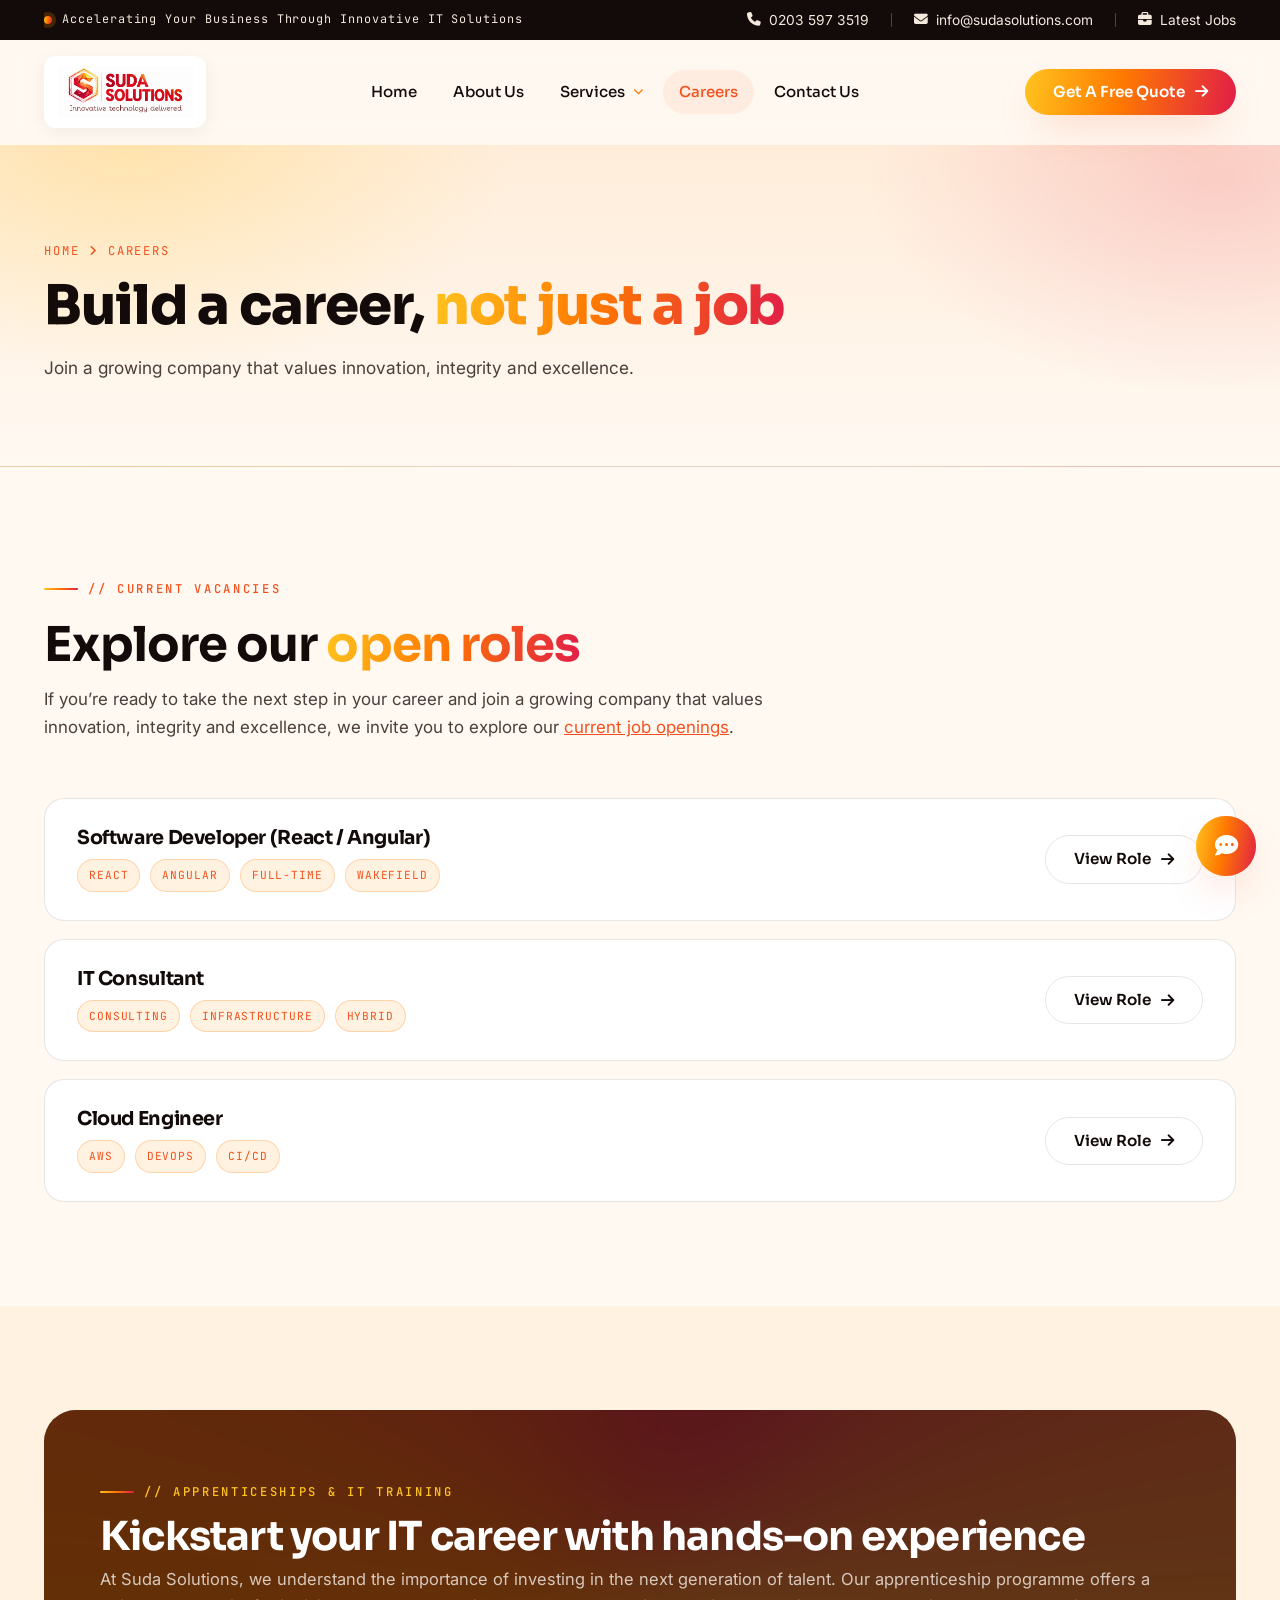
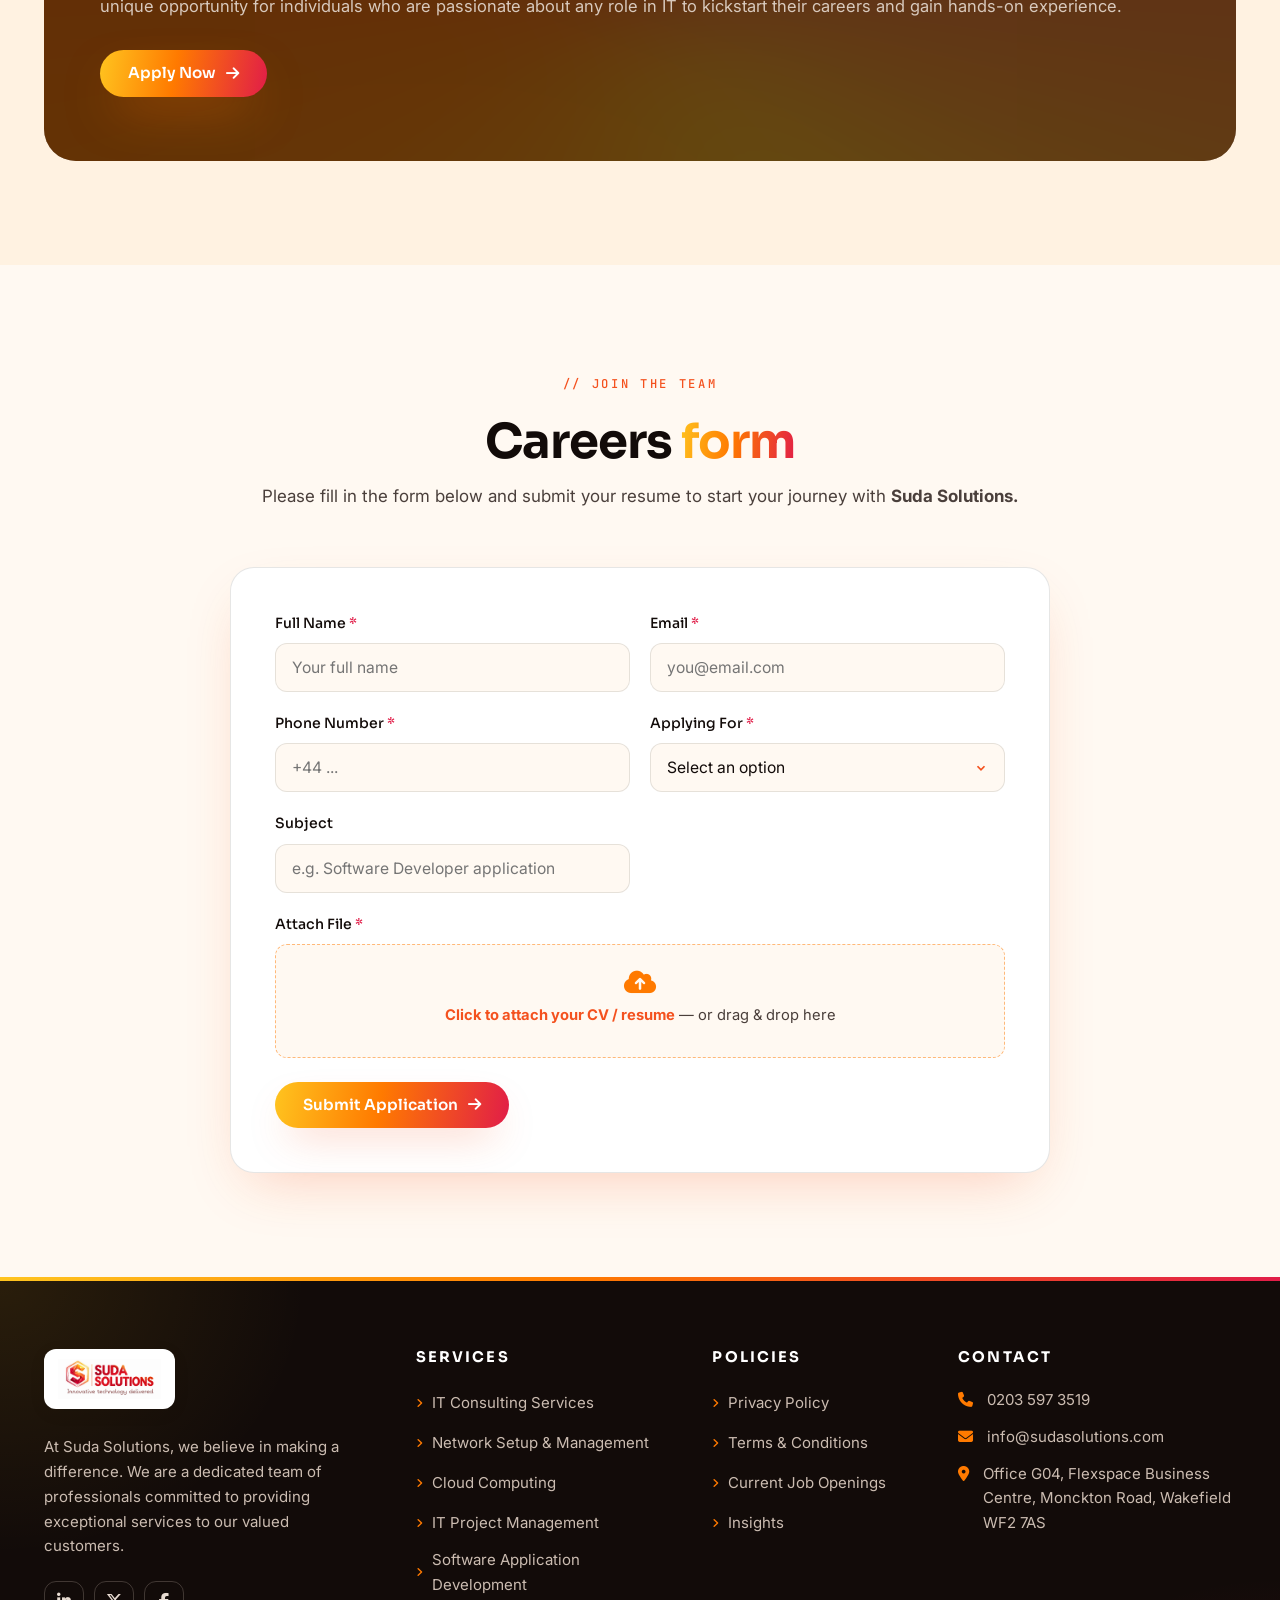
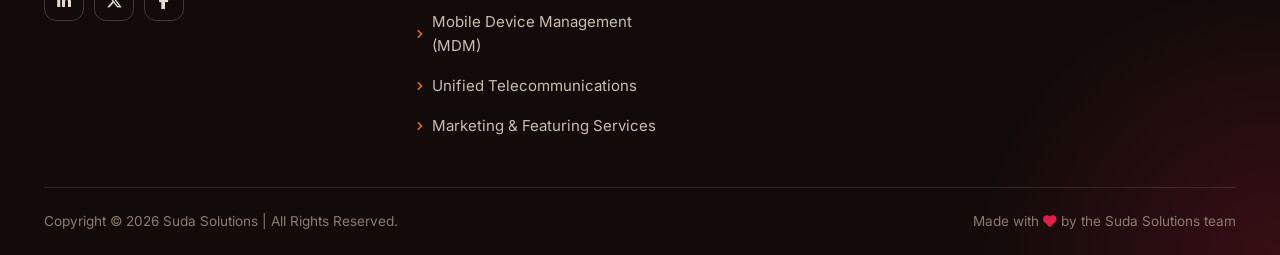
<file: careers.html>
<!DOCTYPE html>
<html lang="en">
<head>
  <meta charset="UTF-8" />
  <meta name="viewport" content="width=device-width, initial-scale=1" />
  <title>Careers — Suda Solutions Ltd</title>
  <meta name="description" content="Join Suda Solutions. Explore current vacancies and our apprenticeship & IT training programme. Submit your resume and start your journey with us." />
  <link rel="icon" type="image/png" href="assets/images/favicon.png" sizes="512x512" />
  <link rel="apple-touch-icon" href="assets/images/favicon.png" />
  <link rel="preconnect" href="https://fonts.googleapis.com" />
  <link rel="preconnect" href="https://fonts.gstatic.com" crossorigin />
  <link href="https://fonts.googleapis.com/css2?family=Sora:wght@500;600;700;800&family=Inter:wght@400;500;600&family=JetBrains+Mono:wght@400;500;700&display=swap" rel="stylesheet" />
  <link rel="stylesheet" href="https://cdnjs.cloudflare.com/ajax/libs/font-awesome/6.5.2/css/all.min.css" />
  <link rel="stylesheet" href="assets/css/style.css" />
</head>
<body>
  <a href="#main" style="position:absolute;left:-9999px;">Skip to content</a>

  <!-- ================= TOP BAR ================= -->
  <div class="topbar">
    <div class="container">
      <div class="topbar-msg">
        <span class="dot"></span>
        <span class="rotator" data-rotator='["Accelerating Your Business Through Innovative IT Solutions","Together We Develop Your Success","We Partner With The World&rsquo;s Best Clients","Check Out The Latest Jobs"]'></span>
      </div>
      <div class="topbar-links">
        <a href="tel:02035973519"><i class="fa-solid fa-phone"></i> 0203 597 3519</a>
        <span class="divider"></span>
        <a href="mailto:info@sudasolutions.com"><i class="fa-solid fa-envelope"></i> info@sudasolutions.com</a>
        <span class="divider"></span>
        <a href="current-job-openings.html"><i class="fa-solid fa-briefcase"></i> Latest Jobs</a>
      </div>
    </div>
  </div>

  <!-- ================= HEADER ================= -->
  <header class="site-header">
    <div class="container header-inner">
      <a href="index.html" class="logo" aria-label="Suda Solutions Ltd - Home">
        <img src="assets/images/logo.png" alt="Suda Solutions Ltd" class="logo-img" />
      </a>

      <nav class="mainnav" aria-label="Main navigation">
        <ul>
          <li><a href="index.html">Home</a></li>
          <li><a href="about.html">About Us</a></li>
          <li class="has-dropdown">
            <a href="services.html" aria-haspopup="true">Services <i class="fa-solid fa-chevron-down"></i></a>
            <div class="dropdown-menu">
              <a href="services.html#it-consulting"><i class="fa-solid fa-handshake-angle"></i> IT Consulting Services</a>
              <a href="services.html#network"><i class="fa-solid fa-network-wired"></i> Network Setup &amp; Management</a>
              <a href="services.html#cloud"><i class="fa-solid fa-cloud"></i> Cloud Computing</a>
              <a href="services.html#project-management"><i class="fa-solid fa-diagram-project"></i> IT Project Management</a>
              <a href="services.html#software"><i class="fa-solid fa-laptop-code"></i> Software Application Development</a>
              <a href="services.html#mdm"><i class="fa-solid fa-mobile-screen"></i> Mobile Device Management (MDM)</a>
              <a href="services.html#telecom"><i class="fa-solid fa-headset"></i> Unified Telecommunications</a>
              <a href="services.html#marketing"><i class="fa-solid fa-bullhorn"></i> Marketing &amp; Featuring Services</a>
            </div>
          </li>
          <li class="current"><a href="careers.html">Careers</a></li>
          <li><a href="contact.html">Contact Us</a></li>
        </ul>
      </nav>

      <div class="header-cta">
        <a href="services.html#quote" class="btn btn-primary">Get A Free Quote <i class="fa-solid fa-arrow-right"></i></a>
        <button class="nav-toggle" aria-label="Toggle menu" aria-expanded="false">
          <span></span><span></span><span></span>
        </button>
      </div>
    </div>
  </header>
  <div class="nav-overlay"></div>

  <main id="main">

    <!-- ================= BANNER ================= -->
    <section class="page-banner">
      <div class="container">
        <div class="crumb">Home <i class="fa-solid fa-angle-right"></i> Careers</div>
        <h1>Build a career, <span class="grad-text">not just a job</span></h1>
        <p>Join a growing company that values innovation, integrity and excellence.</p>
      </div>
    </section>

    <!-- ================= CURRENT VACANCIES ================= -->
    <section class="section">
      <div class="container">
        <div class="section-head reveal">
          <span class="eyebrow">// Current Vacancies</span>
          <h2 class="section-title">Explore our <span class="grad-text">open roles</span></h2>
          <p class="section-sub">If you&rsquo;re ready to take the next step in your career and join a growing company that values innovation, integrity and excellence, we invite you to explore our <a href="current-job-openings.html" style="color:var(--orange-deep);text-decoration:underline;">current job openings</a>.</p>
        </div>
        <div class="vacancy-list" style="margin-top:40px;">
          <a class="vacancy-card reveal" data-delay="0" href="current-job-openings.html">
            <div>
              <h3>Software Developer (React / Angular)</h3>
              <div class="tags">
                <span>React</span><span>Angular</span><span>Full-time</span><span>Wakefield</span>
              </div>
            </div>
            <span class="btn btn-ghost" style="pointer-events:none;">View Role <i class="fa-solid fa-arrow-right"></i></span>
          </a>
          <a class="vacancy-card reveal" data-delay="80" href="current-job-openings.html">
            <div>
              <h3>IT Consultant</h3>
              <div class="tags">
                <span>Consulting</span><span>Infrastructure</span><span>Hybrid</span>
              </div>
            </div>
            <span class="btn btn-ghost" style="pointer-events:none;">View Role <i class="fa-solid fa-arrow-right"></i></span>
          </a>
          <a class="vacancy-card reveal" data-delay="160" href="current-job-openings.html">
            <div>
              <h3>Cloud Engineer</h3>
              <div class="tags">
                <span>AWS</span><span>DevOps</span><span>CI/CD</span>
              </div>
            </div>
            <span class="btn btn-ghost" style="pointer-events:none;">View Role <i class="fa-solid fa-arrow-right"></i></span>
          </a>
        </div>
      </div>
    </section>

    <!-- ================= APPRENTICESHIPS ================= -->
    <section class="section" style="background:var(--bg-soft);">
      <div class="container">
        <div class="cta-band reveal">
          <div class="container-rel">
            <div>
              <span class="eyebrow" style="color:var(--yellow);">// Apprenticeships &amp; IT Training</span>
              <h2>Kickstart your IT career with hands-on experience</h2>
              <p>At Suda Solutions, we understand the importance of investing in the next generation of talent. Our apprenticeship programme offers a unique opportunity for individuals who are passionate about any role in IT to kickstart their careers and gain hands-on experience.</p>
            </div>
            <a href="#apply" class="btn btn-primary">Apply Now <i class="fa-solid fa-arrow-right"></i></a>
          </div>
        </div>
      </div>
    </section>

    <!-- ================= APPLICATION FORM ================= -->
    <section class="section" id="apply" style="scroll-margin-top:110px;">
      <div class="container">
        <div class="section-head center reveal">
          <span class="eyebrow">// Join The Team</span>
          <h2 class="section-title">Careers <span class="grad-text">form</span></h2>
          <p class="section-sub">Please fill in the form below and submit your resume to start your journey with <b>Suda Solutions.</b></p>
        </div>
        <div class="form-card reveal" style="max-width:820px;margin:0 auto;">
          <form data-static novalidate>
            <div class="form-grid">
              <div class="form-group">
                <label for="c-name">Full Name <span>*</span></label>
                <input class="form-control" id="c-name" type="text" name="name" placeholder="Your full name" required />
              </div>
              <div class="form-group">
                <label for="c-email">Email <span>*</span></label>
                <input class="form-control" id="c-email" type="email" name="email" placeholder="you@email.com" required />
              </div>
              <div class="form-group">
                <label for="c-phone">Phone Number <span>*</span></label>
                <input class="form-control" id="c-phone" type="tel" name="phone" placeholder="+44 ..." required />
              </div>
              <div class="form-group">
                <label for="c-applying">Applying For <span>*</span></label>
                <select class="form-control" id="c-applying" name="applying" required>
                  <option value="" disabled selected>Select an option</option>
                  <option>Current Vacancies</option>
                  <option>Apprenticeships and IT Training</option>
                </select>
              </div>
              <div class="form-group">
                <label for="c-subject">Subject</label>
                <input class="form-control" id="c-subject" type="text" name="subject" placeholder="e.g. Software Developer application" />
              </div>
              <div class="form-group full">
                <label>Attach File <span>*</span></label>
                <div class="file-drop">
                  <input type="file" name="resume" required />
                  <i class="fa-solid fa-cloud-arrow-up"></i>
                  <p><b>Click to attach your CV / resume</b> — or drag &amp; drop here</p>
                  <p class="file-name" style="font-family:JetBrains Mono,monospace;color:var(--orange-deep);margin-top:6px;"></p>
                </div>
              </div>
            </div>
            <button type="submit" class="btn btn-primary" style="margin-top:24px;">Submit Application <i class="fa-solid fa-arrow-right"></i></button>
            <div class="form-success"><i class="fa-solid fa-circle-check"></i> Thank you! Your application has been received — our team will be in touch soon.</div>
          </form>
        </div>
      </div>
    </section>

  </main>

  <!-- ================= FOOTER ================= -->
  <footer class="footer">
    <div class="container">
      <div class="footer-inner">
        <div class="footer-about">
          <a href="index.html" class="logo" aria-label="Suda Solutions Ltd - Home">
            <img src="assets/images/logo.png" alt="Suda Solutions Ltd" class="logo-img" />
          </a>
          <p>At Suda Solutions, we believe in making a difference. We are a dedicated team of professionals committed to providing exceptional services to our valued customers.</p>
          <div class="footer-social">
            <a href="#" aria-label="LinkedIn"><i class="fa-brands fa-linkedin-in"></i></a>
            <a href="#" aria-label="X / Twitter"><i class="fa-brands fa-x-twitter"></i></a>
            <a href="#" aria-label="Facebook"><i class="fa-brands fa-facebook-f"></i></a>
          </div>
        </div>

        <div>
          <h4>Services</h4>
          <ul>
            <li><a href="services.html"><i class="fa-solid fa-angle-right"></i> IT Consulting Services</a></li>
            <li><a href="services.html"><i class="fa-solid fa-angle-right"></i> Network Setup &amp; Management</a></li>
            <li><a href="services.html"><i class="fa-solid fa-angle-right"></i> Cloud Computing</a></li>
            <li><a href="services.html"><i class="fa-solid fa-angle-right"></i> IT Project Management</a></li>
            <li><a href="services.html"><i class="fa-solid fa-angle-right"></i> Software Application Development</a></li>
            <li><a href="services.html"><i class="fa-solid fa-angle-right"></i> Mobile Device Management (MDM)</a></li>
            <li><a href="services.html"><i class="fa-solid fa-angle-right"></i> Unified Telecommunications</a></li>
            <li><a href="services.html"><i class="fa-solid fa-angle-right"></i> Marketing &amp; Featuring Services</a></li>
          </ul>
        </div>

        <div>
          <h4>Policies</h4>
          <ul>
            <li><a href="privacy-policy.html"><i class="fa-solid fa-angle-right"></i> Privacy Policy</a></li>
            <li><a href="terms-conditions.html"><i class="fa-solid fa-angle-right"></i> Terms &amp; Conditions</a></li>
            <li><a href="current-job-openings.html"><i class="fa-solid fa-angle-right"></i> Current Job Openings</a></li>
            <li><a href="insights.html"><i class="fa-solid fa-angle-right"></i> Insights</a></li>
          </ul>
        </div>

        <div>
          <h4>Contact</h4>
          <ul class="footer-contact">
            <li><i class="fa-solid fa-phone"></i> <a href="tel:02035973519">0203 597 3519</a></li>
            <li><i class="fa-solid fa-envelope"></i> <a href="mailto:info@sudasolutions.com">info@sudasolutions.com</a></li>
            <li><i class="fa-solid fa-location-dot"></i> <span>Office G04, Flexspace Business Centre, Monckton Road, Wakefield WF2 7AS</span></li>
          </ul>
        </div>
      </div>
      <div class="footer-bottom">
        <span>Copyright © <span id="year">2026</span> Suda Solutions | All Rights Reserved.</span>
        <span>Made with <i class="fa-solid fa-heart heart"></i> by the Suda Solutions team</span>
      </div>
    </div>
  </footer>

  <button class="to-top" id="toTop" aria-label="Back to top"><i class="fa-solid fa-arrow-up"></i></button>

  <script src="assets/js/main.js"></script>
</body>
</html>
</file>
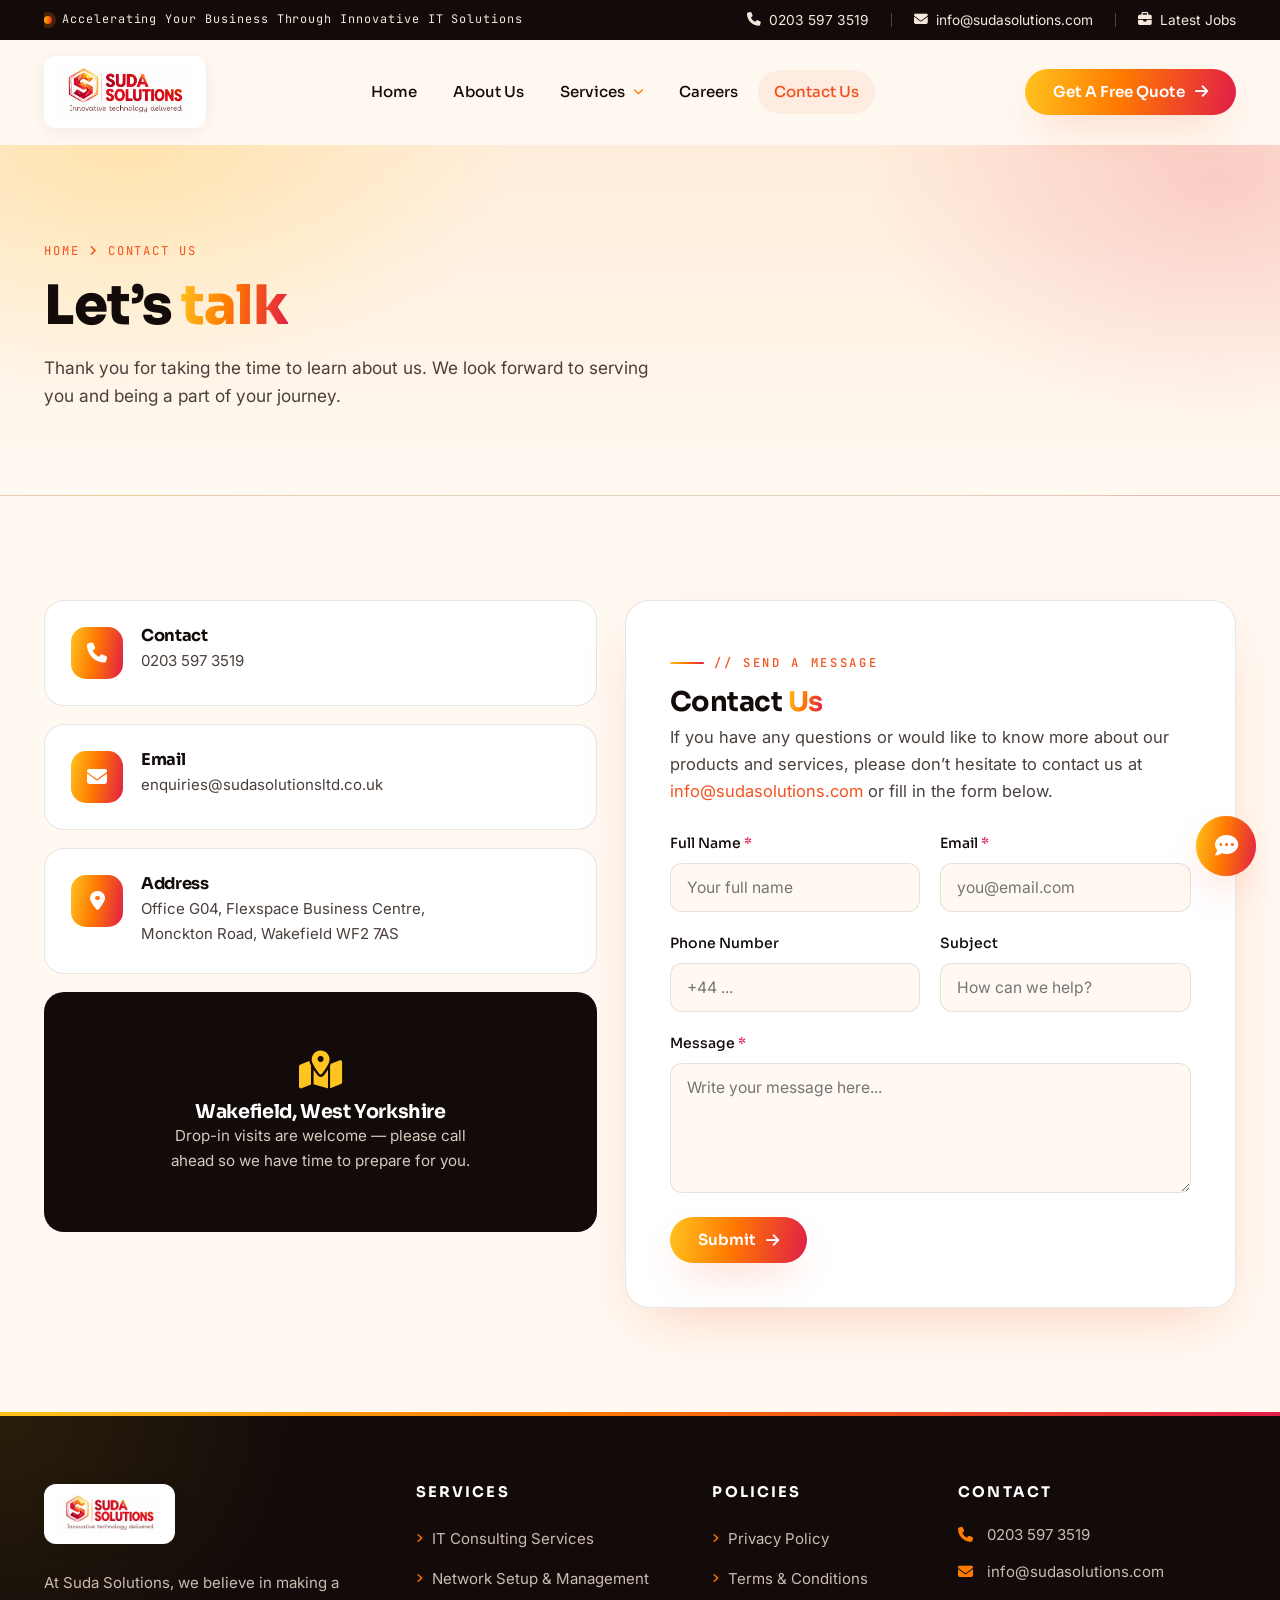
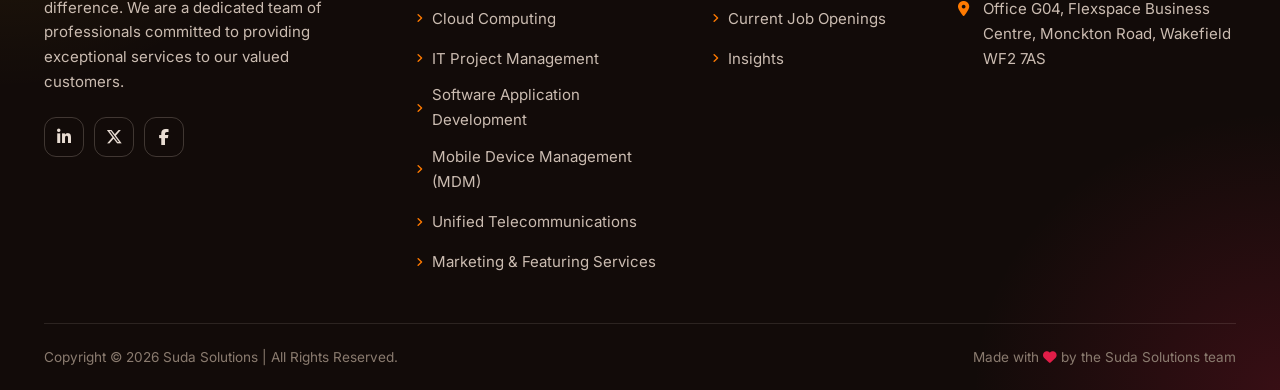
<file: contact.html>
<!DOCTYPE html>
<html lang="en">
<head>
  <meta charset="UTF-8" />
  <meta name="viewport" content="width=device-width, initial-scale=1" />
  <title>Contact Us — Suda Solutions Ltd</title>
  <meta name="description" content="Get in touch with Suda Solutions. Questions about our IT consulting, cloud, software, telecom or marketing services? Call 0203 597 3519 or send us a message." />
  <link rel="icon" type="image/png" href="assets/images/favicon.png" sizes="512x512" />
  <link rel="apple-touch-icon" href="assets/images/favicon.png" />
  <link rel="preconnect" href="https://fonts.googleapis.com" />
  <link rel="preconnect" href="https://fonts.gstatic.com" crossorigin />
  <link href="https://fonts.googleapis.com/css2?family=Sora:wght@500;600;700;800&family=Inter:wght@400;500;600&family=JetBrains+Mono:wght@400;500;700&display=swap" rel="stylesheet" />
  <link rel="stylesheet" href="https://cdnjs.cloudflare.com/ajax/libs/font-awesome/6.5.2/css/all.min.css" />
  <link rel="stylesheet" href="assets/css/style.css" />
</head>
<body>
  <a href="#main" style="position:absolute;left:-9999px;">Skip to content</a>

  <!-- ================= TOP BAR ================= -->
  <div class="topbar">
    <div class="container">
      <div class="topbar-msg">
        <span class="dot"></span>
        <span class="rotator" data-rotator='["Accelerating Your Business Through Innovative IT Solutions","Together We Develop Your Success","We Partner With The World&rsquo;s Best Clients","Check Out The Latest Jobs"]'></span>
      </div>
      <div class="topbar-links">
        <a href="tel:02035973519"><i class="fa-solid fa-phone"></i> 0203 597 3519</a>
        <span class="divider"></span>
        <a href="mailto:info@sudasolutions.com"><i class="fa-solid fa-envelope"></i> info@sudasolutions.com</a>
        <span class="divider"></span>
        <a href="current-job-openings.html"><i class="fa-solid fa-briefcase"></i> Latest Jobs</a>
      </div>
    </div>
  </div>

  <!-- ================= HEADER ================= -->
  <header class="site-header">
    <div class="container header-inner">
      <a href="index.html" class="logo" aria-label="Suda Solutions Ltd - Home">
        <img src="assets/images/logo.png" alt="Suda Solutions Ltd" class="logo-img" />
      </a>

      <nav class="mainnav" aria-label="Main navigation">
        <ul>
          <li><a href="index.html">Home</a></li>
          <li><a href="about.html">About Us</a></li>
          <li class="has-dropdown">
            <a href="services.html" aria-haspopup="true">Services <i class="fa-solid fa-chevron-down"></i></a>
            <div class="dropdown-menu">
              <a href="services.html#it-consulting"><i class="fa-solid fa-handshake-angle"></i> IT Consulting Services</a>
              <a href="services.html#network"><i class="fa-solid fa-network-wired"></i> Network Setup &amp; Management</a>
              <a href="services.html#cloud"><i class="fa-solid fa-cloud"></i> Cloud Computing</a>
              <a href="services.html#project-management"><i class="fa-solid fa-diagram-project"></i> IT Project Management</a>
              <a href="services.html#software"><i class="fa-solid fa-laptop-code"></i> Software Application Development</a>
              <a href="services.html#mdm"><i class="fa-solid fa-mobile-screen"></i> Mobile Device Management (MDM)</a>
              <a href="services.html#telecom"><i class="fa-solid fa-headset"></i> Unified Telecommunications</a>
              <a href="services.html#marketing"><i class="fa-solid fa-bullhorn"></i> Marketing &amp; Featuring Services</a>
            </div>
          </li>
          <li><a href="careers.html">Careers</a></li>
          <li class="current"><a href="contact.html">Contact Us</a></li>
        </ul>
      </nav>

      <div class="header-cta">
        <a href="services.html#quote" class="btn btn-primary">Get A Free Quote <i class="fa-solid fa-arrow-right"></i></a>
        <button class="nav-toggle" aria-label="Toggle menu" aria-expanded="false">
          <span></span><span></span><span></span>
        </button>
      </div>
    </div>
  </header>
  <div class="nav-overlay"></div>

  <main id="main">

    <!-- ================= BANNER ================= -->
    <section class="page-banner">
      <div class="container">
        <div class="crumb">Home <i class="fa-solid fa-angle-right"></i> Contact Us</div>
        <h1>Let&rsquo;s <span class="grad-text">talk</span></h1>
        <p>Thank you for taking the time to learn about us. We look forward to serving you and being a part of your journey.</p>
      </div>
    </section>

    <!-- ================= CONTACT ================= -->
    <section class="section">
      <div class="container contact-grid">

        <div class="contact-side">
          <a class="contact-card reveal" data-delay="0" href="tel:02035973519">
            <div class="cc-icon"><i class="fa-solid fa-phone"></i></div>
            <div>
              <h3>Contact</h3>
              <p>0203 597 3519</p>
            </div>
          </a>
          <a class="contact-card reveal" data-delay="80" href="mailto:enquiries@sudasolutionsltd.co.uk">
            <div class="cc-icon"><i class="fa-solid fa-envelope"></i></div>
            <div>
              <h3>Email</h3>
              <p>enquiries@sudasolutionsltd.co.uk</p>
            </div>
          </a>
          <div class="contact-card reveal" data-delay="160">
            <div class="cc-icon"><i class="fa-solid fa-location-dot"></i></div>
            <div>
              <h3>Address</h3>
              <p>Office G04, Flexspace Business Centre,<br />Monckton Road, Wakefield WF2 7AS</p>
            </div>
          </div>
          <div class="map-panel reveal" data-delay="240">
            <div>
              <i class="fa-solid fa-map-location-dot"></i>
              <h3>Wakefield, West Yorkshire</h3>
              <p>Drop-in visits are welcome — please call ahead so we have time to prepare for you.</p>
            </div>
          </div>
        </div>

        <div class="form-card reveal" style="box-shadow:var(--shadow-md);">
          <span class="eyebrow">// Send A Message</span>
          <h2 style="font-size:1.7rem;margin:14px 0 6px;">Contact <span class="grad-text">Us</span></h2>
          <p style="color:var(--ink-soft);margin-bottom:26px;">If you have any questions or would like to know more about our products and services, please don&rsquo;t hesitate to contact us at <a href="mailto:info@sudasolutions.com" style="color:var(--orange-deep);">info@sudasolutions.com</a> or fill in the form below.</p>
          <form data-static novalidate>
            <div class="form-grid">
              <div class="form-group">
                <label for="ct-name">Full Name <span>*</span></label>
                <input class="form-control" id="ct-name" type="text" name="name" placeholder="Your full name" required />
              </div>
              <div class="form-group">
                <label for="ct-email">Email <span>*</span></label>
                <input class="form-control" id="ct-email" type="email" name="email" placeholder="you@email.com" required />
              </div>
              <div class="form-group">
                <label for="ct-phone">Phone Number</label>
                <input class="form-control" id="ct-phone" type="tel" name="phone" placeholder="+44 ..." />
              </div>
              <div class="form-group">
                <label for="ct-subject">Subject</label>
                <input class="form-control" id="ct-subject" type="text" name="subject" placeholder="How can we help?" />
              </div>
              <div class="form-group full">
                <label for="ct-message">Message <span>*</span></label>
                <textarea class="form-control" id="ct-message" name="message" placeholder="Write your message here..." required></textarea>
              </div>
            </div>
            <button type="submit" class="btn btn-primary" style="margin-top:24px;">Submit <i class="fa-solid fa-arrow-right"></i></button>
            <div class="form-success"><i class="fa-solid fa-circle-check"></i> Thank you! Your message has been sent — we&rsquo;ll reply as soon as possible.</div>
          </form>
        </div>

      </div>
    </section>

  </main>

  <!-- ================= FOOTER ================= -->
  <footer class="footer">
    <div class="container">
      <div class="footer-inner">
        <div class="footer-about">
          <a href="index.html" class="logo" aria-label="Suda Solutions Ltd - Home">
            <img src="assets/images/logo.png" alt="Suda Solutions Ltd" class="logo-img" />
          </a>
          <p>At Suda Solutions, we believe in making a difference. We are a dedicated team of professionals committed to providing exceptional services to our valued customers.</p>
          <div class="footer-social">
            <a href="#" aria-label="LinkedIn"><i class="fa-brands fa-linkedin-in"></i></a>
            <a href="#" aria-label="X / Twitter"><i class="fa-brands fa-x-twitter"></i></a>
            <a href="#" aria-label="Facebook"><i class="fa-brands fa-facebook-f"></i></a>
          </div>
        </div>

        <div>
          <h4>Services</h4>
          <ul>
            <li><a href="services.html"><i class="fa-solid fa-angle-right"></i> IT Consulting Services</a></li>
            <li><a href="services.html"><i class="fa-solid fa-angle-right"></i> Network Setup &amp; Management</a></li>
            <li><a href="services.html"><i class="fa-solid fa-angle-right"></i> Cloud Computing</a></li>
            <li><a href="services.html"><i class="fa-solid fa-angle-right"></i> IT Project Management</a></li>
            <li><a href="services.html"><i class="fa-solid fa-angle-right"></i> Software Application Development</a></li>
            <li><a href="services.html"><i class="fa-solid fa-angle-right"></i> Mobile Device Management (MDM)</a></li>
            <li><a href="services.html"><i class="fa-solid fa-angle-right"></i> Unified Telecommunications</a></li>
            <li><a href="services.html"><i class="fa-solid fa-angle-right"></i> Marketing &amp; Featuring Services</a></li>
          </ul>
        </div>

        <div>
          <h4>Policies</h4>
          <ul>
            <li><a href="privacy-policy.html"><i class="fa-solid fa-angle-right"></i> Privacy Policy</a></li>
            <li><a href="terms-conditions.html"><i class="fa-solid fa-angle-right"></i> Terms &amp; Conditions</a></li>
            <li><a href="current-job-openings.html"><i class="fa-solid fa-angle-right"></i> Current Job Openings</a></li>
            <li><a href="insights.html"><i class="fa-solid fa-angle-right"></i> Insights</a></li>
          </ul>
        </div>

        <div>
          <h4>Contact</h4>
          <ul class="footer-contact">
            <li><i class="fa-solid fa-phone"></i> <a href="tel:02035973519">0203 597 3519</a></li>
            <li><i class="fa-solid fa-envelope"></i> <a href="mailto:info@sudasolutions.com">info@sudasolutions.com</a></li>
            <li><i class="fa-solid fa-location-dot"></i> <span>Office G04, Flexspace Business Centre, Monckton Road, Wakefield WF2 7AS</span></li>
          </ul>
        </div>
      </div>
      <div class="footer-bottom">
        <span>Copyright © <span id="year">2026</span> Suda Solutions | All Rights Reserved.</span>
        <span>Made with <i class="fa-solid fa-heart heart"></i> by the Suda Solutions team</span>
      </div>
    </div>
  </footer>

  <button class="to-top" id="toTop" aria-label="Back to top"><i class="fa-solid fa-arrow-up"></i></button>

  <script src="assets/js/main.js"></script>
</body>
</html>
</file>
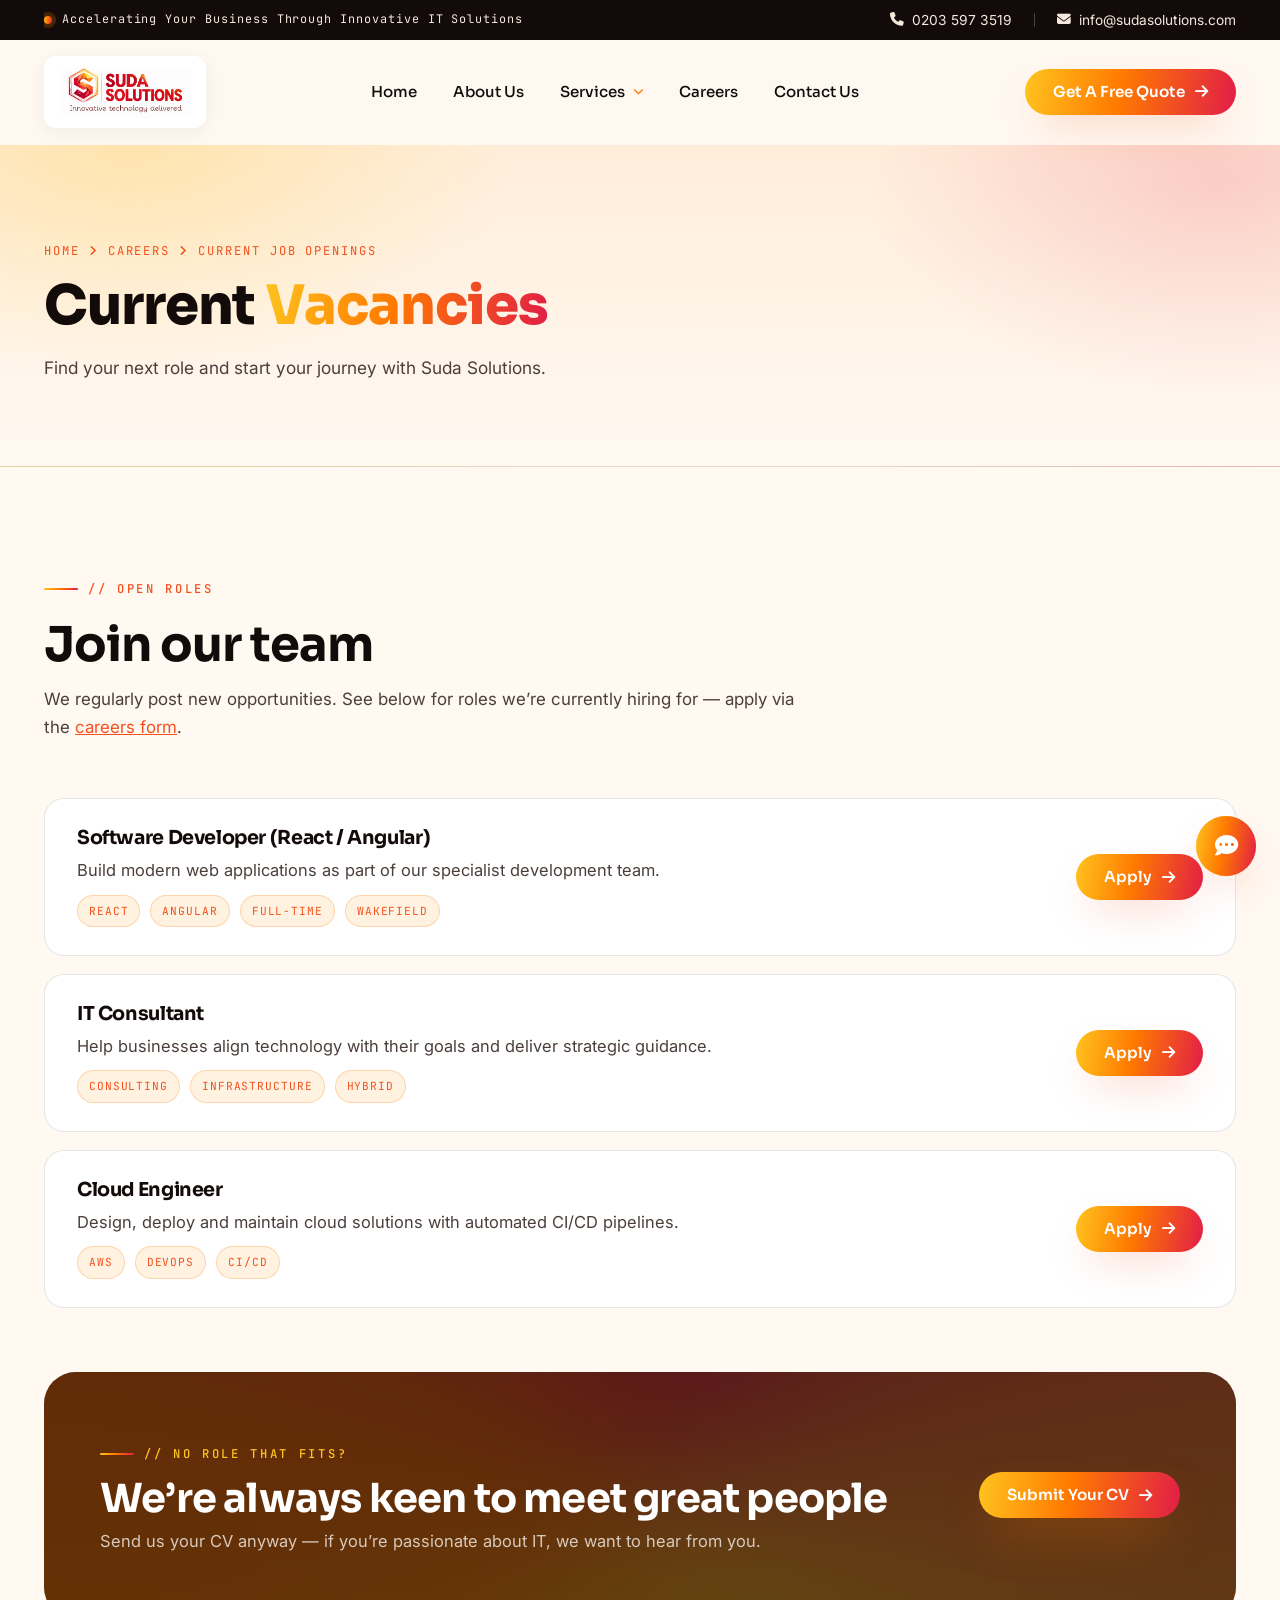
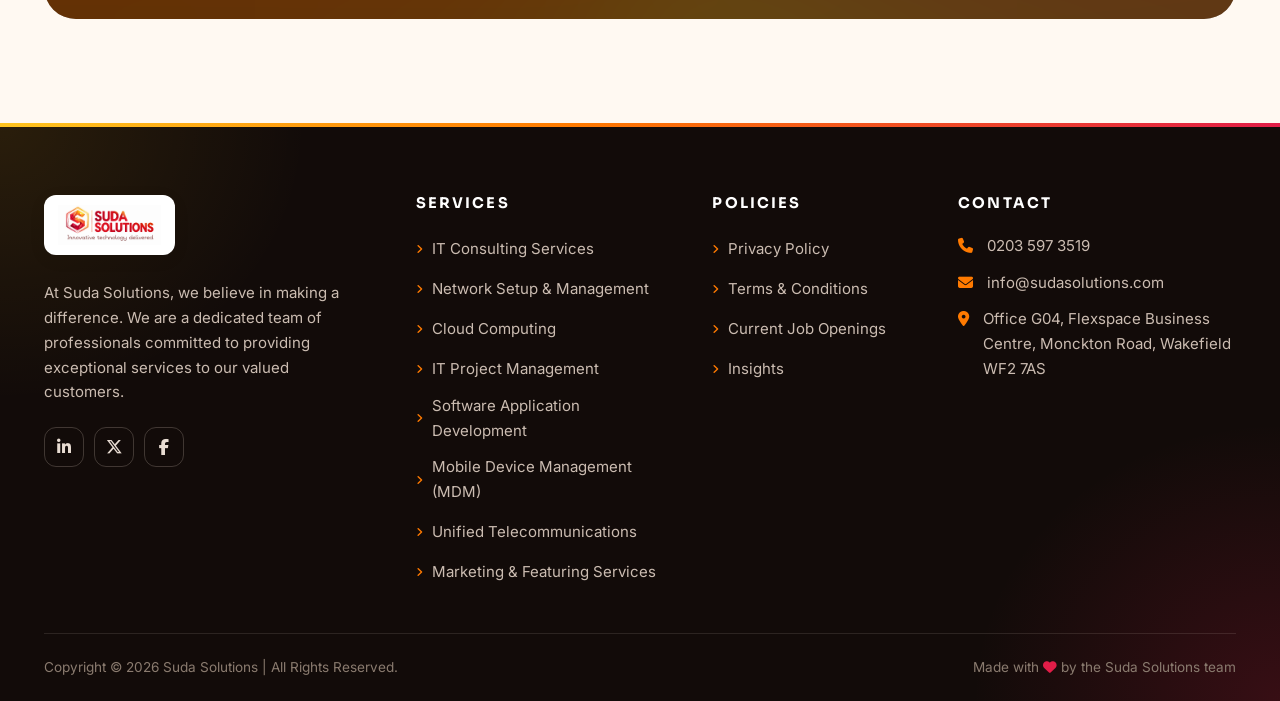
<file: current-job-openings.html>
<!DOCTYPE html>
<html lang="en">
<head>
  <meta charset="UTF-8" />
  <meta name="viewport" content="width=device-width, initial-scale=1" />
  <title>Current Job Openings — Suda Solutions Ltd</title>
  <meta name="description" content="Browse open roles at Suda Solutions — software developers, IT consultants and cloud engineers." />
  <link rel="icon" type="image/png" href="assets/images/favicon.png" sizes="512x512" />
  <link rel="apple-touch-icon" href="assets/images/favicon.png" />
  <link rel="preconnect" href="https://fonts.googleapis.com" />
  <link rel="preconnect" href="https://fonts.gstatic.com" crossorigin />
  <link href="https://fonts.googleapis.com/css2?family=Sora:wght@500;600;700;800&family=Inter:wght@400;500;600&family=JetBrains+Mono:wght@400;500;700&display=swap" rel="stylesheet" />
  <link rel="stylesheet" href="https://cdnjs.cloudflare.com/ajax/libs/font-awesome/6.5.2/css/all.min.css" />
  <link rel="stylesheet" href="assets/css/style.css" />
</head>
<body>
  <a href="#main" style="position:absolute;left:-9999px;">Skip to content</a>

  <!-- ================= TOP BAR ================= -->
  <div class="topbar">
    <div class="container">
      <div class="topbar-msg">
        <span class="dot"></span>
        <span class="rotator" data-rotator='["Accelerating Your Business Through Innovative IT Solutions","Together We Develop Your Success","We Partner With The World&rsquo;s Best Clients","Check Out The Latest Jobs"]'></span>
      </div>
      <div class="topbar-links">
        <a href="tel:02035973519"><i class="fa-solid fa-phone"></i> 0203 597 3519</a>
        <span class="divider"></span>
        <a href="mailto:info@sudasolutions.com"><i class="fa-solid fa-envelope"></i> info@sudasolutions.com</a>
      </div>
    </div>
  </div>

  <!-- ================= HEADER ================= -->
  <header class="site-header">
    <div class="container header-inner">
      <a href="index.html" class="logo" aria-label="Suda Solutions Ltd - Home">
        <img src="assets/images/logo.png" alt="Suda Solutions Ltd" class="logo-img" />
      </a>
      <nav class="mainnav" aria-label="Main navigation">
        <ul>
          <li><a href="index.html">Home</a></li>
          <li><a href="about.html">About Us</a></li>
          <li class="has-dropdown">
            <a href="services.html" aria-haspopup="true">Services <i class="fa-solid fa-chevron-down"></i></a>
            <div class="dropdown-menu">
              <a href="services.html#it-consulting"><i class="fa-solid fa-handshake-angle"></i> IT Consulting Services</a>
              <a href="services.html#network"><i class="fa-solid fa-network-wired"></i> Network Setup &amp; Management</a>
              <a href="services.html#cloud"><i class="fa-solid fa-cloud"></i> Cloud Computing</a>
              <a href="services.html#project-management"><i class="fa-solid fa-diagram-project"></i> IT Project Management</a>
              <a href="services.html#software"><i class="fa-solid fa-laptop-code"></i> Software Application Development</a>
              <a href="services.html#mdm"><i class="fa-solid fa-mobile-screen"></i> Mobile Device Management (MDM)</a>
              <a href="services.html#telecom"><i class="fa-solid fa-headset"></i> Unified Telecommunications</a>
              <a href="services.html#marketing"><i class="fa-solid fa-bullhorn"></i> Marketing &amp; Featuring Services</a>
            </div>
          </li>
          <li><a href="careers.html">Careers</a></li>
          <li><a href="contact.html">Contact Us</a></li>
        </ul>
      </nav>
      <div class="header-cta">
        <a href="services.html#quote" class="btn btn-primary">Get A Free Quote <i class="fa-solid fa-arrow-right"></i></a>
        <button class="nav-toggle" aria-label="Toggle menu" aria-expanded="false"><span></span><span></span><span></span></button>
      </div>
    </div>
  </header>
  <div class="nav-overlay"></div>

  <main id="main">
    <section class="page-banner">
      <div class="container">
        <div class="crumb">Home <i class="fa-solid fa-angle-right"></i> Careers <i class="fa-solid fa-angle-right"></i> Current Job Openings</div>
        <h1>Current <span class="grad-text">Vacancies</span></h1>
        <p>Find your next role and start your journey with Suda Solutions.</p>
      </div>
    </section>

    <section class="section">
      <div class="container">
        <div class="section-head reveal">
          <span class="eyebrow">// Open Roles</span>
          <h2 class="section-title">Join our team</h2>
          <p class="section-sub">We regularly post new opportunities. See below for roles we&rsquo;re currently hiring for — apply via the <a href="careers.html#apply" style="color:var(--orange-deep);text-decoration:underline;">careers form</a>.</p>
        </div>
        <div class="vacancy-list">
          <article class="vacancy-card reveal" data-delay="0">
            <div>
              <h3>Software Developer (React / Angular)</h3>
              <p style="color:var(--ink-soft);margin-top:8px;">Build modern web applications as part of our specialist development team.</p>
              <div class="tags"><span>React</span><span>Angular</span><span>Full-time</span><span>Wakefield</span></div>
            </div>
            <a href="careers.html#apply" class="btn btn-primary">Apply <i class="fa-solid fa-arrow-right"></i></a>
          </article>

          <article class="vacancy-card reveal" data-delay="80">
            <div>
              <h3>IT Consultant</h3>
              <p style="color:var(--ink-soft);margin-top:8px;">Help businesses align technology with their goals and deliver strategic guidance.</p>
              <div class="tags"><span>Consulting</span><span>Infrastructure</span><span>Hybrid</span></div>
            </div>
            <a href="careers.html#apply" class="btn btn-primary">Apply <i class="fa-solid fa-arrow-right"></i></a>
          </article>

          <article class="vacancy-card reveal" data-delay="160">
            <div>
              <h3>Cloud Engineer</h3>
              <p style="color:var(--ink-soft);margin-top:8px;">Design, deploy and maintain cloud solutions with automated CI/CD pipelines.</p>
              <div class="tags"><span>AWS</span><span>DevOps</span><span>CI/CD</span></div>
            </div>
            <a href="careers.html#apply" class="btn btn-primary">Apply <i class="fa-solid fa-arrow-right"></i></a>
          </article>
        </div>

        <div class="cta-band reveal" style="margin-top:64px;">
          <div class="container-rel">
            <div>
              <span class="eyebrow" style="color:var(--yellow);">// No Role That Fits?</span>
              <h2>We&rsquo;re always keen to meet great people</h2>
              <p>Send us your CV anyway — if you&rsquo;re passionate about IT, we want to hear from you.</p>
            </div>
            <a href="careers.html#apply" class="btn btn-primary">Submit Your CV <i class="fa-solid fa-arrow-right"></i></a>
          </div>
        </div>
      </div>
    </section>
  </main>

  <!-- ================= FOOTER ================= -->
  <footer class="footer">
    <div class="container">
      <div class="footer-inner">
        <div class="footer-about">
          <a href="index.html" class="logo" aria-label="Suda Solutions Ltd - Home">
            <img src="assets/images/logo.png" alt="Suda Solutions Ltd" class="logo-img" />
          </a>
          <p>At Suda Solutions, we believe in making a difference. We are a dedicated team of professionals committed to providing exceptional services to our valued customers.</p>
          <div class="footer-social">
            <a href="#" aria-label="LinkedIn"><i class="fa-brands fa-linkedin-in"></i></a>
            <a href="#" aria-label="X / Twitter"><i class="fa-brands fa-x-twitter"></i></a>
            <a href="#" aria-label="Facebook"><i class="fa-brands fa-facebook-f"></i></a>
          </div>
        </div>
        <div>
          <h4>Services</h4>
          <ul>
            <li><a href="services.html"><i class="fa-solid fa-angle-right"></i> IT Consulting Services</a></li>
            <li><a href="services.html"><i class="fa-solid fa-angle-right"></i> Network Setup &amp; Management</a></li>
            <li><a href="services.html"><i class="fa-solid fa-angle-right"></i> Cloud Computing</a></li>
            <li><a href="services.html"><i class="fa-solid fa-angle-right"></i> IT Project Management</a></li>
            <li><a href="services.html"><i class="fa-solid fa-angle-right"></i> Software Application Development</a></li>
            <li><a href="services.html"><i class="fa-solid fa-angle-right"></i> Mobile Device Management (MDM)</a></li>
            <li><a href="services.html"><i class="fa-solid fa-angle-right"></i> Unified Telecommunications</a></li>
            <li><a href="services.html"><i class="fa-solid fa-angle-right"></i> Marketing &amp; Featuring Services</a></li>
          </ul>
        </div>
        <div>
          <h4>Policies</h4>
          <ul>
            <li><a href="privacy-policy.html"><i class="fa-solid fa-angle-right"></i> Privacy Policy</a></li>
            <li><a href="terms-conditions.html"><i class="fa-solid fa-angle-right"></i> Terms &amp; Conditions</a></li>
            <li><a href="current-job-openings.html"><i class="fa-solid fa-angle-right"></i> Current Job Openings</a></li>
            <li><a href="insights.html"><i class="fa-solid fa-angle-right"></i> Insights</a></li>
          </ul>
        </div>
        <div>
          <h4>Contact</h4>
          <ul class="footer-contact">
            <li><i class="fa-solid fa-phone"></i> <a href="tel:02035973519">0203 597 3519</a></li>
            <li><i class="fa-solid fa-envelope"></i> <a href="mailto:info@sudasolutions.com">info@sudasolutions.com</a></li>
            <li><i class="fa-solid fa-location-dot"></i> <span>Office G04, Flexspace Business Centre, Monckton Road, Wakefield WF2 7AS</span></li>
          </ul>
        </div>
      </div>
      <div class="footer-bottom">
        <span>Copyright © <span id="year">2026</span> Suda Solutions | All Rights Reserved.</span>
        <span>Made with <i class="fa-solid fa-heart heart"></i> by the Suda Solutions team</span>
      </div>
    </div>
  </footer>

  <button class="to-top" id="toTop" aria-label="Back to top"><i class="fa-solid fa-arrow-up"></i></button>

  <script src="assets/js/main.js"></script>
</body>
</html>
</file>
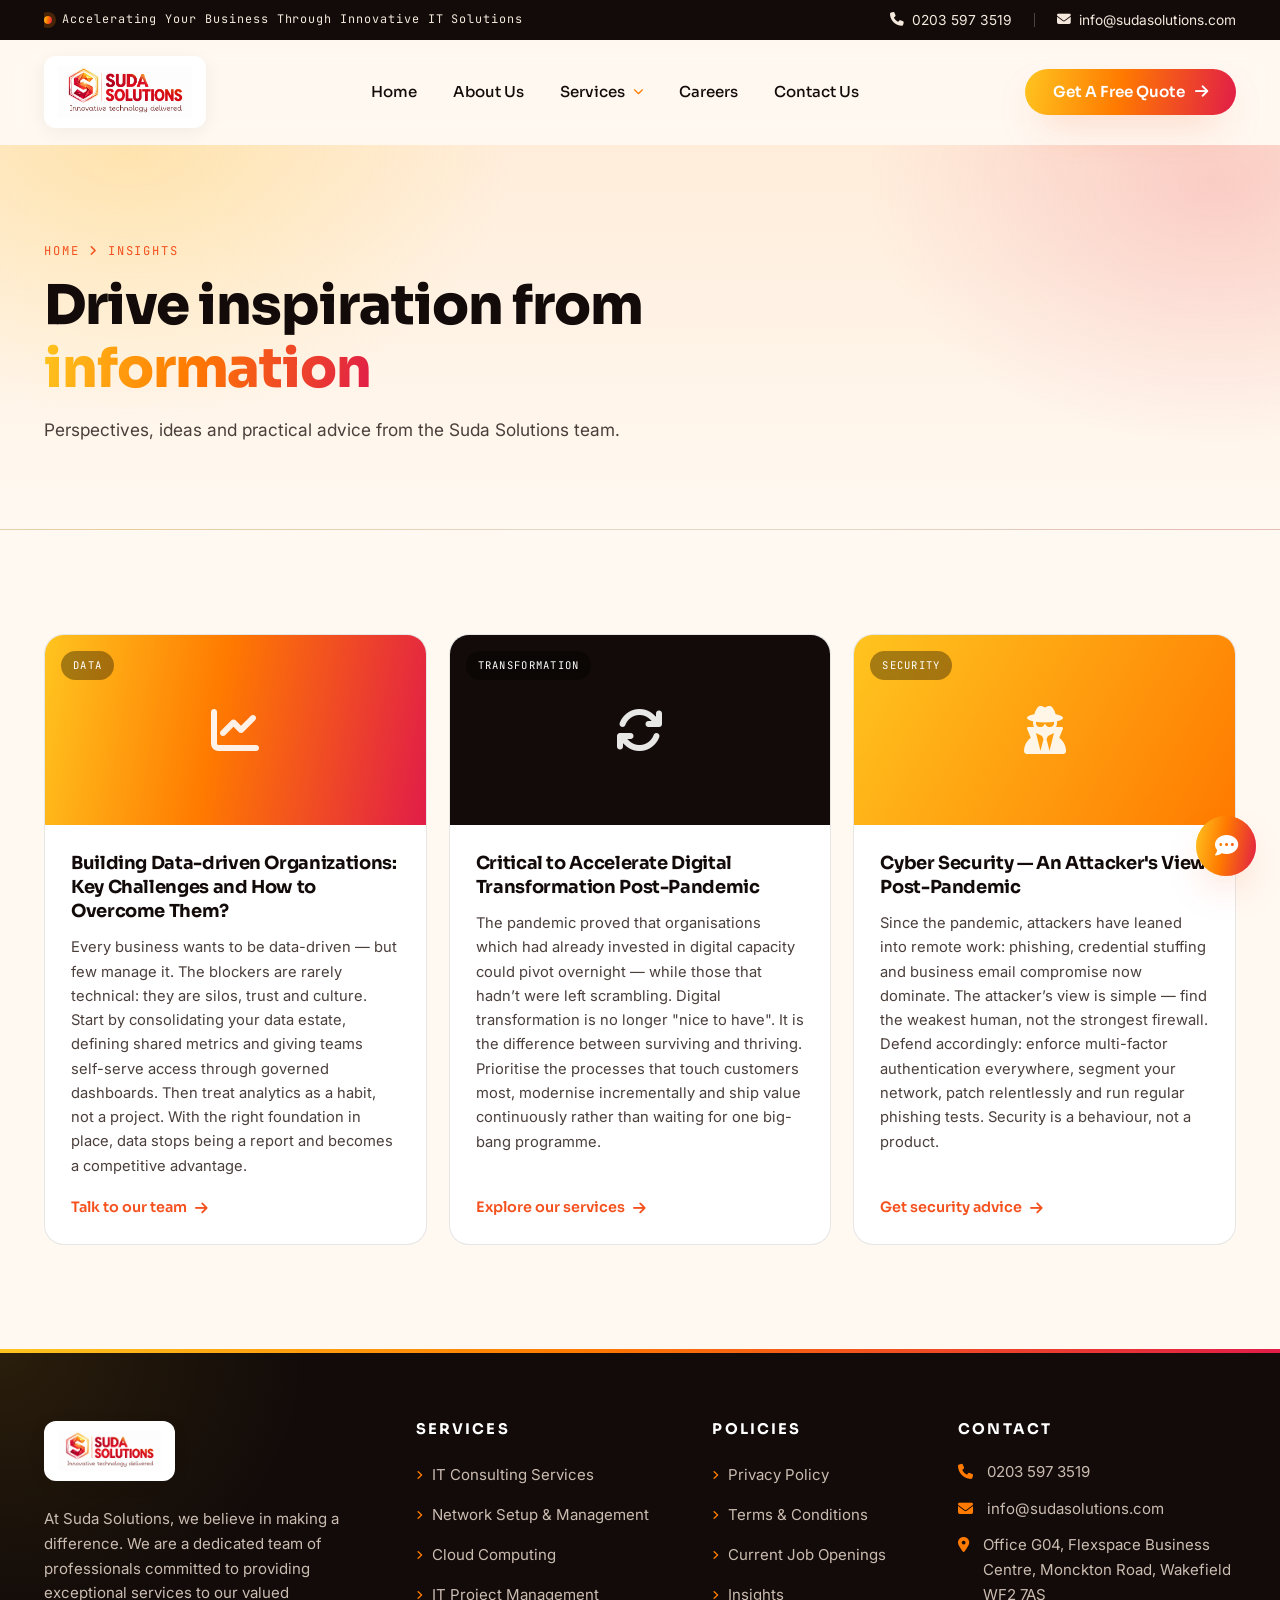
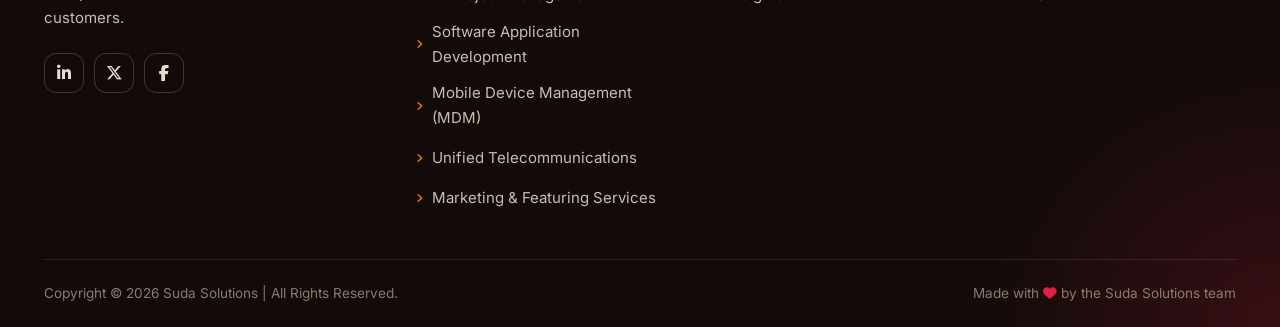
<file: insights.html>
<!DOCTYPE html>
<html lang="en">
<head>
  <meta charset="UTF-8" />
  <meta name="viewport" content="width=device-width, initial-scale=1" />
  <title>Insights — Suda Solutions Ltd</title>
  <meta name="description" content="Insights from Suda Solutions on data-driven transformation, digital acceleration and cyber security." />
  <link rel="icon" type="image/png" href="assets/images/favicon.png" sizes="512x512" />
  <link rel="apple-touch-icon" href="assets/images/favicon.png" />
  <link rel="preconnect" href="https://fonts.googleapis.com" />
  <link rel="preconnect" href="https://fonts.gstatic.com" crossorigin />
  <link href="https://fonts.googleapis.com/css2?family=Sora:wght@500;600;700;800&family=Inter:wght@400;500;600&family=JetBrains+Mono:wght@400;500;700&display=swap" rel="stylesheet" />
  <link rel="stylesheet" href="https://cdnjs.cloudflare.com/ajax/libs/font-awesome/6.5.2/css/all.min.css" />
  <link rel="stylesheet" href="assets/css/style.css" />
</head>
<body>
  <a href="#main" style="position:absolute;left:-9999px;">Skip to content</a>

  <!-- ================= TOP BAR ================= -->
  <div class="topbar">
    <div class="container">
      <div class="topbar-msg">
        <span class="dot"></span>
        <span class="rotator" data-rotator='["Accelerating Your Business Through Innovative IT Solutions","Together We Develop Your Success","We Partner With The World&rsquo;s Best Clients","Check Out The Latest Jobs"]'></span>
      </div>
      <div class="topbar-links">
        <a href="tel:02035973519"><i class="fa-solid fa-phone"></i> 0203 597 3519</a>
        <span class="divider"></span>
        <a href="mailto:info@sudasolutions.com"><i class="fa-solid fa-envelope"></i> info@sudasolutions.com</a>
      </div>
    </div>
  </div>

  <!-- ================= HEADER ================= -->
  <header class="site-header">
    <div class="container header-inner">
      <a href="index.html" class="logo" aria-label="Suda Solutions Ltd - Home">
        <img src="assets/images/logo.png" alt="Suda Solutions Ltd" class="logo-img" />
      </a>
      <nav class="mainnav" aria-label="Main navigation">
        <ul>
          <li><a href="index.html">Home</a></li>
          <li><a href="about.html">About Us</a></li>
          <li class="has-dropdown">
            <a href="services.html" aria-haspopup="true">Services <i class="fa-solid fa-chevron-down"></i></a>
            <div class="dropdown-menu">
              <a href="services.html#it-consulting"><i class="fa-solid fa-handshake-angle"></i> IT Consulting Services</a>
              <a href="services.html#network"><i class="fa-solid fa-network-wired"></i> Network Setup &amp; Management</a>
              <a href="services.html#cloud"><i class="fa-solid fa-cloud"></i> Cloud Computing</a>
              <a href="services.html#project-management"><i class="fa-solid fa-diagram-project"></i> IT Project Management</a>
              <a href="services.html#software"><i class="fa-solid fa-laptop-code"></i> Software Application Development</a>
              <a href="services.html#mdm"><i class="fa-solid fa-mobile-screen"></i> Mobile Device Management (MDM)</a>
              <a href="services.html#telecom"><i class="fa-solid fa-headset"></i> Unified Telecommunications</a>
              <a href="services.html#marketing"><i class="fa-solid fa-bullhorn"></i> Marketing &amp; Featuring Services</a>
            </div>
          </li>
          <li><a href="careers.html">Careers</a></li>
          <li><a href="contact.html">Contact Us</a></li>
        </ul>
      </nav>
      <div class="header-cta">
        <a href="services.html#quote" class="btn btn-primary">Get A Free Quote <i class="fa-solid fa-arrow-right"></i></a>
        <button class="nav-toggle" aria-label="Toggle menu" aria-expanded="false"><span></span><span></span><span></span></button>
      </div>
    </div>
  </header>
  <div class="nav-overlay"></div>

  <main id="main">
    <section class="page-banner">
      <div class="container">
        <div class="crumb">Home <i class="fa-solid fa-angle-right"></i> Insights</div>
        <h1>Drive inspiration from <span class="grad-text">information</span></h1>
        <p>Perspectives, ideas and practical advice from the Suda Solutions team.</p>
      </div>
    </section>

    <section class="section">
      <div class="container">
        <div class="insights-grid">

          <article class="insight-card reveal" data-delay="0">
            <div class="insight-thumb g1"><span class="chip">Data</span><i class="fa-solid fa-chart-line"></i></div>
            <div class="insight-body">
              <h3>Building Data-driven Organizations: Key Challenges and How to Overcome Them?</h3>
              <p>Every business wants to be data-driven — but few manage it. The blockers are rarely technical: they are silos, trust and culture. Start by consolidating your data estate, defining shared metrics and giving teams self-serve access through governed dashboards. Then treat analytics as a habit, not a project. With the right foundation in place, data stops being a report and becomes a competitive advantage.</p>
              <a href="contact.html" class="read-more">Talk to our team <i class="fa-solid fa-arrow-right"></i></a>
            </div>
          </article>

          <article class="insight-card reveal" data-delay="80">
            <div class="insight-thumb g2"><span class="chip">Transformation</span><i class="fa-solid fa-arrows-rotate"></i></div>
            <div class="insight-body">
              <h3>Critical to Accelerate Digital Transformation Post-Pandemic</h3>
              <p>The pandemic proved that organisations which had already invested in digital capacity could pivot overnight — while those that hadn&rsquo;t were left scrambling. Digital transformation is no longer "nice to have". It is the difference between surviving and thriving. Prioritise the processes that touch customers most, modernise incrementally and ship value continuously rather than waiting for one big-bang programme.</p>
              <a href="services.html" class="read-more">Explore our services <i class="fa-solid fa-arrow-right"></i></a>
            </div>
          </article>

          <article class="insight-card reveal" data-delay="160">
            <div class="insight-thumb g3"><span class="chip">Security</span><i class="fa-solid fa-user-secret"></i></div>
            <div class="insight-body">
              <h3>Cyber Security — An Attacker's View Post-Pandemic</h3>
              <p>Since the pandemic, attackers have leaned into remote work: phishing, credential stuffing and business email compromise now dominate. The attacker&rsquo;s view is simple — find the weakest human, not the strongest firewall. Defend accordingly: enforce multi-factor authentication everywhere, segment your network, patch relentlessly and run regular phishing tests. Security is a behaviour, not a product.</p>
              <a href="contact.html" class="read-more">Get security advice <i class="fa-solid fa-arrow-right"></i></a>
            </div>
          </article>

        </div>
      </div>
    </section>
  </main>

  <!-- ================= FOOTER ================= -->
  <footer class="footer">
    <div class="container">
      <div class="footer-inner">
        <div class="footer-about">
          <a href="index.html" class="logo" aria-label="Suda Solutions Ltd - Home">
            <img src="assets/images/logo.png" alt="Suda Solutions Ltd" class="logo-img" />
          </a>
          <p>At Suda Solutions, we believe in making a difference. We are a dedicated team of professionals committed to providing exceptional services to our valued customers.</p>
          <div class="footer-social">
            <a href="#" aria-label="LinkedIn"><i class="fa-brands fa-linkedin-in"></i></a>
            <a href="#" aria-label="X / Twitter"><i class="fa-brands fa-x-twitter"></i></a>
            <a href="#" aria-label="Facebook"><i class="fa-brands fa-facebook-f"></i></a>
          </div>
        </div>
        <div>
          <h4>Services</h4>
          <ul>
            <li><a href="services.html"><i class="fa-solid fa-angle-right"></i> IT Consulting Services</a></li>
            <li><a href="services.html"><i class="fa-solid fa-angle-right"></i> Network Setup &amp; Management</a></li>
            <li><a href="services.html"><i class="fa-solid fa-angle-right"></i> Cloud Computing</a></li>
            <li><a href="services.html"><i class="fa-solid fa-angle-right"></i> IT Project Management</a></li>
            <li><a href="services.html"><i class="fa-solid fa-angle-right"></i> Software Application Development</a></li>
            <li><a href="services.html"><i class="fa-solid fa-angle-right"></i> Mobile Device Management (MDM)</a></li>
            <li><a href="services.html"><i class="fa-solid fa-angle-right"></i> Unified Telecommunications</a></li>
            <li><a href="services.html"><i class="fa-solid fa-angle-right"></i> Marketing &amp; Featuring Services</a></li>
          </ul>
        </div>
        <div>
          <h4>Policies</h4>
          <ul>
            <li><a href="privacy-policy.html"><i class="fa-solid fa-angle-right"></i> Privacy Policy</a></li>
            <li><a href="terms-conditions.html"><i class="fa-solid fa-angle-right"></i> Terms &amp; Conditions</a></li>
            <li><a href="current-job-openings.html"><i class="fa-solid fa-angle-right"></i> Current Job Openings</a></li>
            <li><a href="insights.html"><i class="fa-solid fa-angle-right"></i> Insights</a></li>
          </ul>
        </div>
        <div>
          <h4>Contact</h4>
          <ul class="footer-contact">
            <li><i class="fa-solid fa-phone"></i> <a href="tel:02035973519">0203 597 3519</a></li>
            <li><i class="fa-solid fa-envelope"></i> <a href="mailto:info@sudasolutions.com">info@sudasolutions.com</a></li>
            <li><i class="fa-solid fa-location-dot"></i> <span>Office G04, Flexspace Business Centre, Monckton Road, Wakefield WF2 7AS</span></li>
          </ul>
        </div>
      </div>
      <div class="footer-bottom">
        <span>Copyright © <span id="year">2026</span> Suda Solutions | All Rights Reserved.</span>
        <span>Made with <i class="fa-solid fa-heart heart"></i> by the Suda Solutions team</span>
      </div>
    </div>
  </footer>

  <button class="to-top" id="toTop" aria-label="Back to top"><i class="fa-solid fa-arrow-up"></i></button>

  <script src="assets/js/main.js"></script>
</body>
</html>
</file>
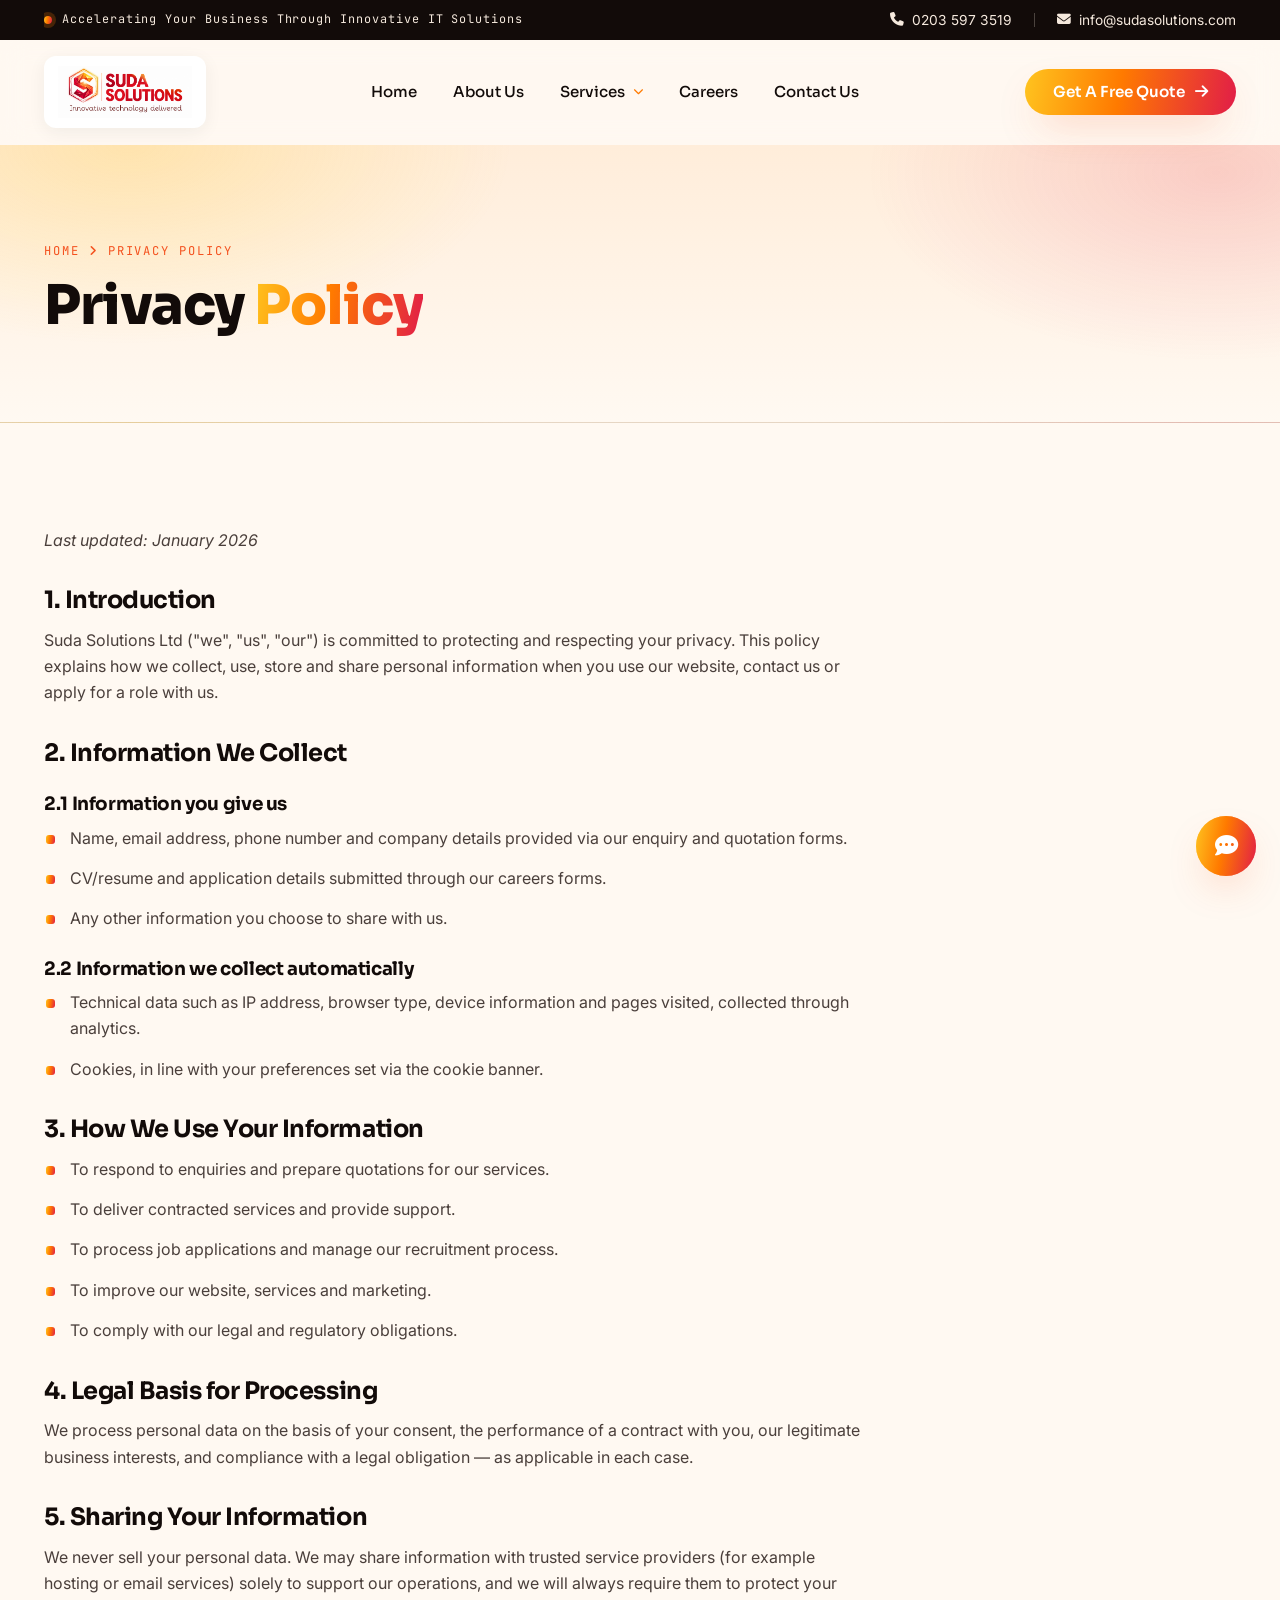
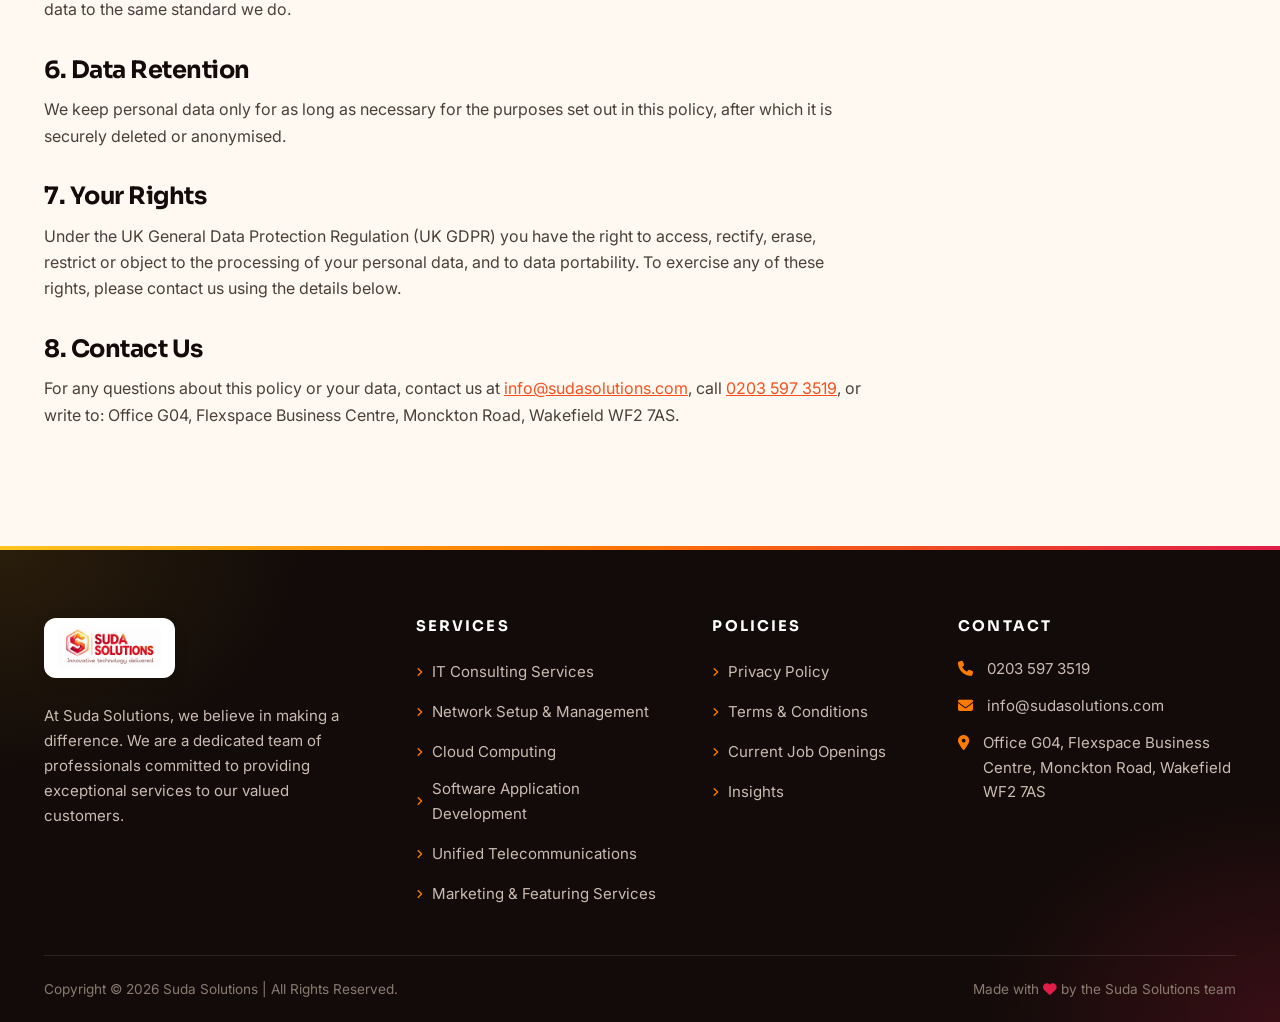
<file: privacy-policy.html>
<!DOCTYPE html>
<html lang="en">
<head>
  <meta charset="UTF-8" />
  <meta name="viewport" content="width=device-width, initial-scale=1" />
  <title>Privacy Policy — Suda Solutions Ltd</title>
  <meta name="robots" content="noindex" />
  <link rel="icon" type="image/png" href="assets/images/favicon.png" sizes="512x512" />
  <link rel="apple-touch-icon" href="assets/images/favicon.png" />
  <link rel="preconnect" href="https://fonts.googleapis.com" />
  <link rel="preconnect" href="https://fonts.gstatic.com" crossorigin />
  <link href="https://fonts.googleapis.com/css2?family=Sora:wght@500;600;700;800&family=Inter:wght@400;500;600&family=JetBrains+Mono:wght@400;500;700&display=swap" rel="stylesheet" />
  <link rel="stylesheet" href="assets/css/style.css" />
  <link rel="stylesheet" href="https://cdnjs.cloudflare.com/ajax/libs/font-awesome/6.5.2/css/all.min.css" />
</head>
<body>
  <a href="#main" style="position:absolute;left:-9999px;">Skip to content</a>

  <!-- ================= TOP BAR ================= -->
  <div class="topbar">
    <div class="container">
      <div class="topbar-msg">
        <span class="dot"></span>
        <span class="rotator" data-rotator='["Accelerating Your Business Through Innovative IT Solutions","Together We Develop Your Success","We Partner With The World&rsquo;s Best Clients","Check Out The Latest Jobs"]'></span>
      </div>
      <div class="topbar-links">
        <a href="tel:02035973519"><i class="fa-solid fa-phone"></i> 0203 597 3519</a>
        <span class="divider"></span>
        <a href="mailto:info@sudasolutions.com"><i class="fa-solid fa-envelope"></i> info@sudasolutions.com</a>
      </div>
    </div>
  </div>

  <!-- ================= HEADER ================= -->
  <header class="site-header">
    <div class="container header-inner">
      <a href="index.html" class="logo" aria-label="Suda Solutions Ltd - Home">
        <img src="assets/images/logo.png" alt="Suda Solutions Ltd" class="logo-img" />
      </a>
      <nav class="mainnav" aria-label="Main navigation">
        <ul>
          <li><a href="index.html">Home</a></li>
          <li><a href="about.html">About Us</a></li>
          <li class="has-dropdown">
            <a href="services.html" aria-haspopup="true">Services <i class="fa-solid fa-chevron-down"></i></a>
            <div class="dropdown-menu">
              <a href="services.html"><i class="fa-solid fa-handshake-angle"></i> IT Consulting Services</a>
              <a href="services.html"><i class="fa-solid fa-network-wired"></i> Network Setup &amp; Management</a>
              <a href="services.html"><i class="fa-solid fa-cloud"></i> Cloud Computing</a>
              <a href="services.html"><i class="fa-solid fa-diagram-project"></i> IT Project Management</a>
              <a href="services.html"><i class="fa-solid fa-laptop-code"></i> Software Application Development</a>
              <a href="services.html"><i class="fa-solid fa-mobile-screen"></i> Mobile Device Management (MDM)</a>
              <a href="services.html"><i class="fa-solid fa-headset"></i> Unified Telecommunications</a>
              <a href="services.html"><i class="fa-solid fa-bullhorn"></i> Marketing &amp; Featuring Services</a>
            </div>
          </li>
          <li><a href="careers.html">Careers</a></li>
          <li><a href="contact.html">Contact Us</a></li>
        </ul>
      </nav>
      <div class="header-cta">
        <a href="services.html#quote" class="btn btn-primary">Get A Free Quote <i class="fa-solid fa-arrow-right"></i></a>
        <button class="nav-toggle" aria-label="Toggle menu" aria-expanded="false"><span></span><span></span><span></span></button>
      </div>
    </div>
  </header>
  <div class="nav-overlay"></div>

  <main id="main">
    <section class="page-banner">
      <div class="container">
        <div class="crumb">Home <i class="fa-solid fa-angle-right"></i> Privacy Policy</div>
        <h1>Privacy <span class="grad-text">Policy</span></h1>
      </div>
    </section>

    <section class="section">
      <div class="container">
        <div class="prose">
          <p><em>Last updated: January 2026</em></p>

          <h2>1. Introduction</h2>
          <p>Suda Solutions Ltd ("we", "us", "our") is committed to protecting and respecting your privacy. This policy explains how we collect, use, store and share personal information when you use our website, contact us or apply for a role with us.</p>

          <h2>2. Information We Collect</h2>
          <h3>2.1 Information you give us</h3>
          <ul>
            <li>Name, email address, phone number and company details provided via our enquiry and quotation forms.</li>
            <li>CV/resume and application details submitted through our careers forms.</li>
            <li>Any other information you choose to share with us.</li>
          </ul>
          <h3>2.2 Information we collect automatically</h3>
          <ul>
            <li>Technical data such as IP address, browser type, device information and pages visited, collected through analytics.</li>
            <li>Cookies, in line with your preferences set via the cookie banner.</li>
          </ul>

          <h2>3. How We Use Your Information</h2>
          <ul>
            <li>To respond to enquiries and prepare quotations for our services.</li>
            <li>To deliver contracted services and provide support.</li>
            <li>To process job applications and manage our recruitment process.</li>
            <li>To improve our website, services and marketing.</li>
            <li>To comply with our legal and regulatory obligations.</li>
          </ul>

          <h2>4. Legal Basis for Processing</h2>
          <p>We process personal data on the basis of your consent, the performance of a contract with you, our legitimate business interests, and compliance with a legal obligation — as applicable in each case.</p>

          <h2>5. Sharing Your Information</h2>
          <p>We never sell your personal data. We may share information with trusted service providers (for example hosting or email services) solely to support our operations, and we will always require them to protect your data to the same standard we do.</p>

          <h2>6. Data Retention</h2>
          <p>We keep personal data only for as long as necessary for the purposes set out in this policy, after which it is securely deleted or anonymised.</p>

          <h2>7. Your Rights</h2>
          <p>Under the UK General Data Protection Regulation (UK GDPR) you have the right to access, rectify, erase, restrict or object to the processing of your personal data, and to data portability. To exercise any of these rights, please contact us using the details below.</p>

          <h2>8. Contact Us</h2>
          <p>For any questions about this policy or your data, contact us at <a href="mailto:info@sudasolutions.com">info@sudasolutions.com</a>, call <a href="tel:02035973519">0203 597 3519</a>, or write to: Office G04, Flexspace Business Centre, Monckton Road, Wakefield WF2 7AS.</p>
        </div>
      </div>
    </section>
  </main>

  <!-- ================= FOOTER ================= -->
  <footer class="footer">
    <div class="container">
      <div class="footer-inner">
        <div class="footer-about">
          <a href="index.html" class="logo" aria-label="Suda Solutions Ltd - Home">
            <img src="assets/images/logo.png" alt="Suda Solutions Ltd" class="logo-img" />
          </a>
          <p>At Suda Solutions, we believe in making a difference. We are a dedicated team of professionals committed to providing exceptional services to our valued customers.</p>
        </div>
        <div>
          <h4>Services</h4>
          <ul>
            <li><a href="services.html"><i class="fa-solid fa-angle-right"></i> IT Consulting Services</a></li>
            <li><a href="services.html"><i class="fa-solid fa-angle-right"></i> Network Setup &amp; Management</a></li>
            <li><a href="services.html"><i class="fa-solid fa-angle-right"></i> Cloud Computing</a></li>
            <li><a href="services.html"><i class="fa-solid fa-angle-right"></i> Software Application Development</a></li>
            <li><a href="services.html"><i class="fa-solid fa-angle-right"></i> Unified Telecommunications</a></li>
            <li><a href="services.html"><i class="fa-solid fa-angle-right"></i> Marketing &amp; Featuring Services</a></li>
          </ul>
        </div>
        <div>
          <h4>Policies</h4>
          <ul>
            <li><a href="privacy-policy.html"><i class="fa-solid fa-angle-right"></i> Privacy Policy</a></li>
            <li><a href="terms-conditions.html"><i class="fa-solid fa-angle-right"></i> Terms &amp; Conditions</a></li>
            <li><a href="current-job-openings.html"><i class="fa-solid fa-angle-right"></i> Current Job Openings</a></li>
            <li><a href="insights.html"><i class="fa-solid fa-angle-right"></i> Insights</a></li>
          </ul>
        </div>
        <div>
          <h4>Contact</h4>
          <ul class="footer-contact">
            <li><i class="fa-solid fa-phone"></i> <a href="tel:02035973519">0203 597 3519</a></li>
            <li><i class="fa-solid fa-envelope"></i> <a href="mailto:info@sudasolutions.com">info@sudasolutions.com</a></li>
            <li><i class="fa-solid fa-location-dot"></i> <span>Office G04, Flexspace Business Centre, Monckton Road, Wakefield WF2 7AS</span></li>
          </ul>
        </div>
      </div>
      <div class="footer-bottom">
        <span>Copyright © <span id="year">2026</span> Suda Solutions | All Rights Reserved.</span>
        <span>Made with <i class="fa-solid fa-heart heart"></i> by the Suda Solutions team</span>
      </div>
    </div>
  </footer>

  <button class="to-top" id="toTop" aria-label="Back to top"><i class="fa-solid fa-arrow-up"></i></button>

  <script src="assets/js/main.js"></script>
</body>
</html>
</file>
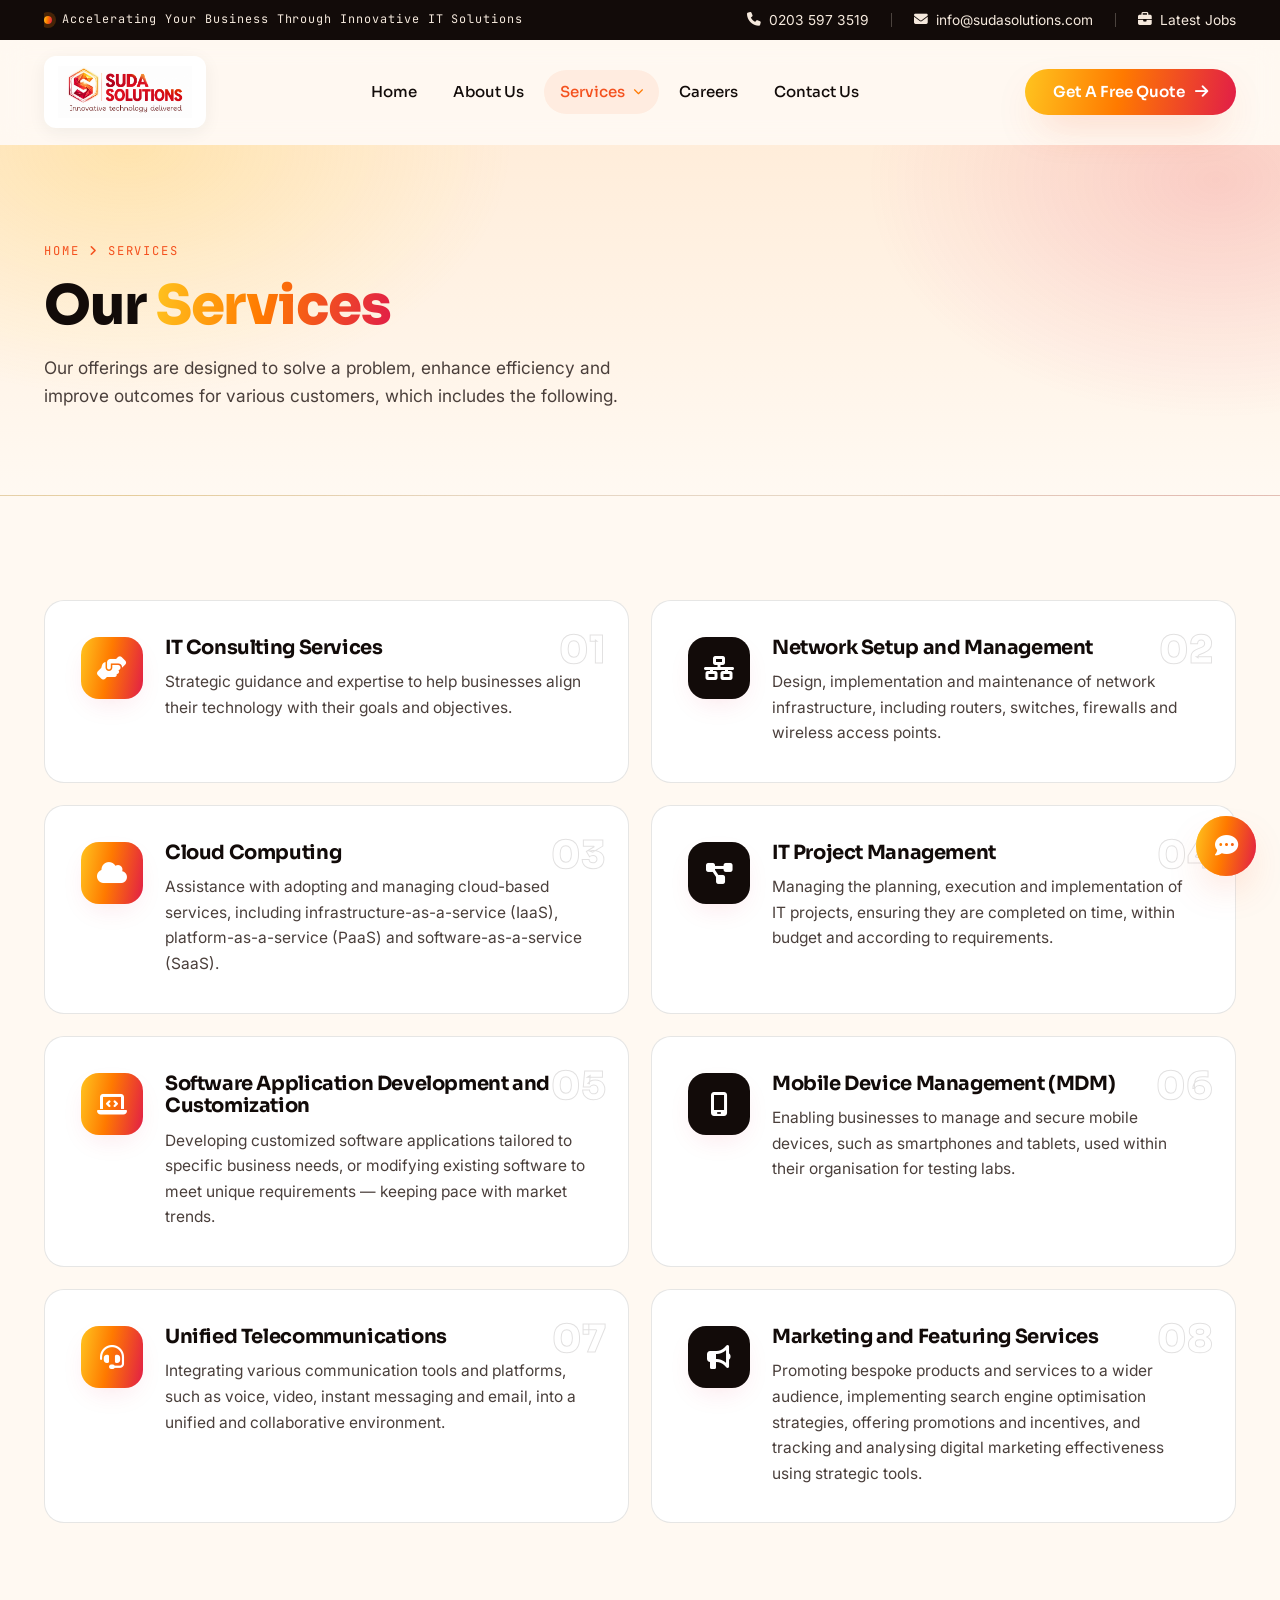
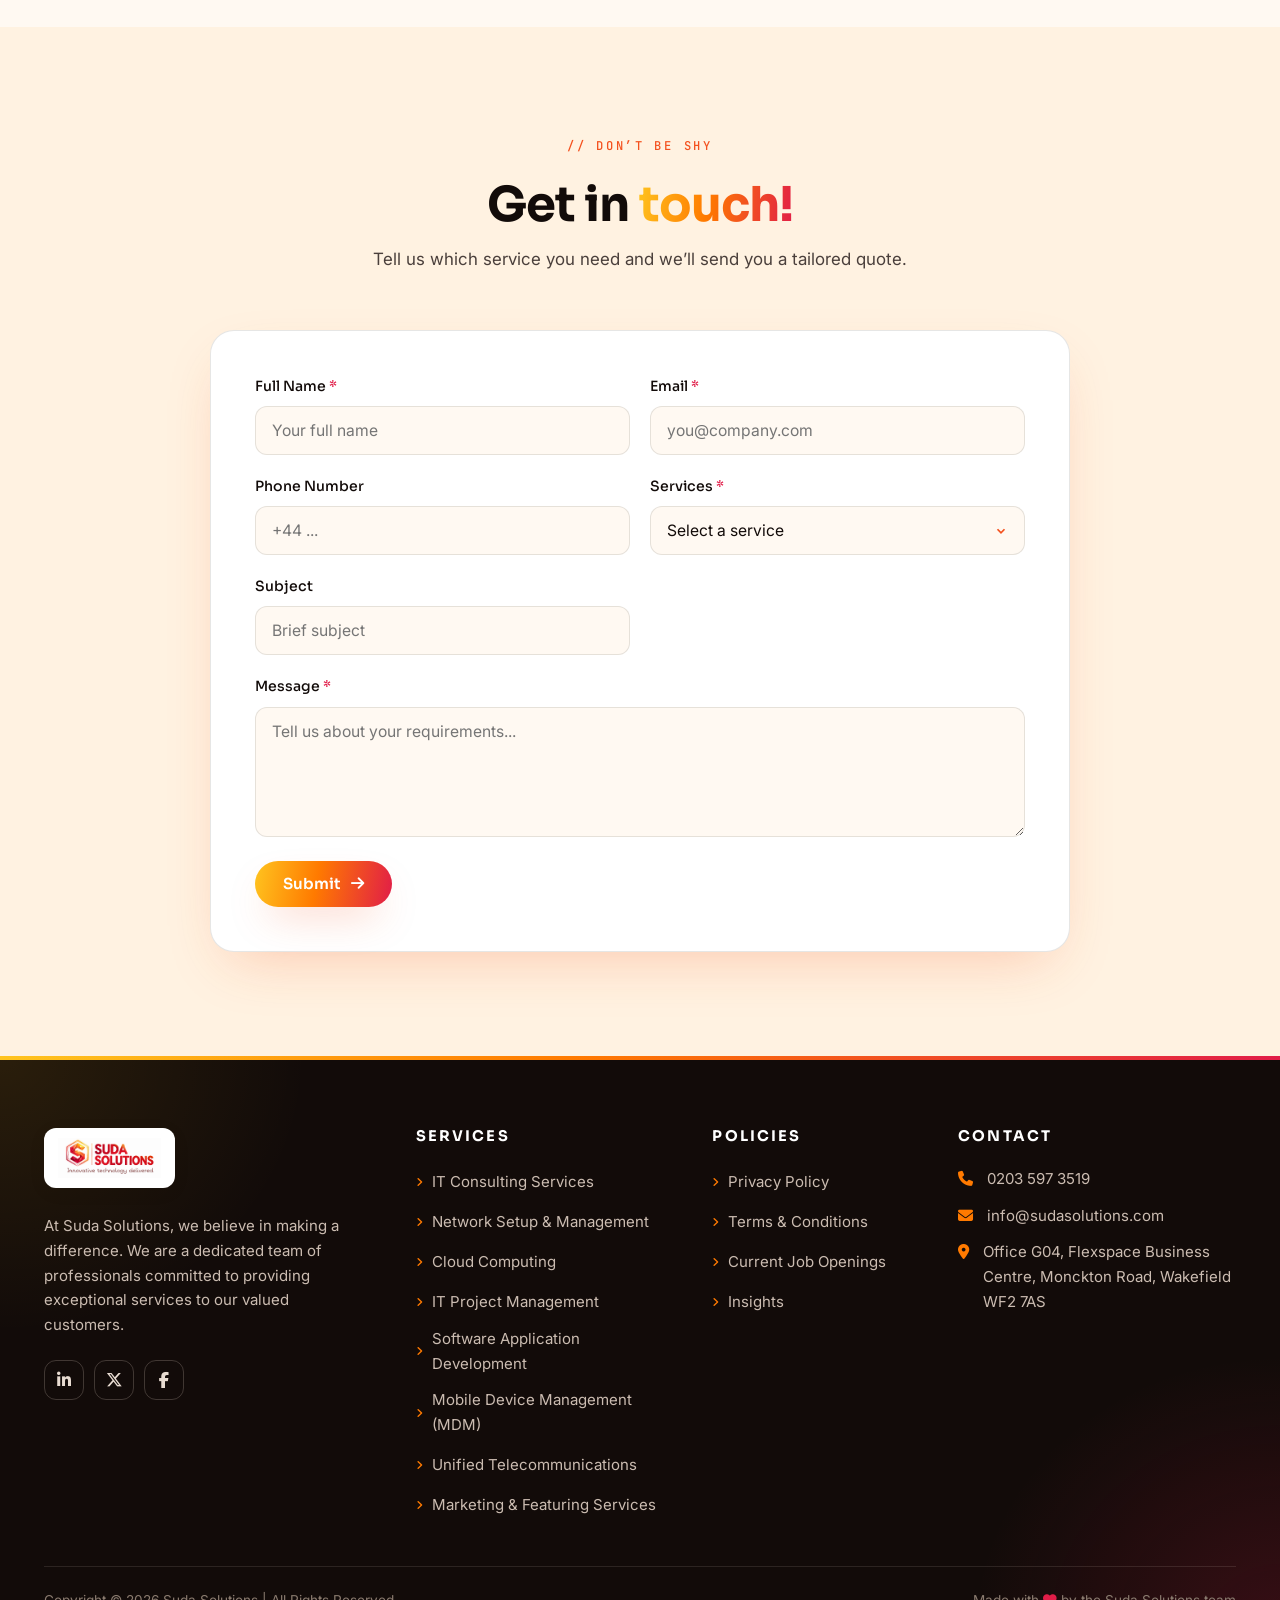
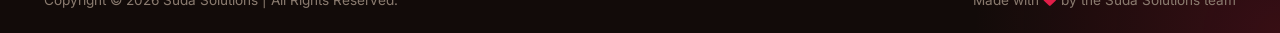
<file: services.html>
<!DOCTYPE html>
<html lang="en">
<head>
  <meta charset="UTF-8" />
  <meta name="viewport" content="width=device-width, initial-scale=1" />
  <title>Services — IT Consulting, Cloud, Software & Telecom | Suda Solutions</title>
  <meta name="description" content="Explore Suda Solutions' services: IT consulting, network setup & management, cloud computing, IT project management, software development, MDM, unified telecoms and digital marketing." />
  <link rel="icon" type="image/png" href="assets/images/favicon.png" sizes="512x512" />
  <link rel="apple-touch-icon" href="assets/images/favicon.png" />
  <link rel="preconnect" href="https://fonts.googleapis.com" />
  <link rel="preconnect" href="https://fonts.gstatic.com" crossorigin />
  <link href="https://fonts.googleapis.com/css2?family=Sora:wght@500;600;700;800&family=Inter:wght@400;500;600&family=JetBrains+Mono:wght@400;500;700&display=swap" rel="stylesheet" />
  <link rel="stylesheet" href="https://cdnjs.cloudflare.com/ajax/libs/font-awesome/6.5.2/css/all.min.css" />
  <link rel="stylesheet" href="assets/css/style.css" />
</head>
<body>
  <a href="#main" style="position:absolute;left:-9999px;">Skip to content</a>

  <!-- ================= TOP BAR ================= -->
  <div class="topbar">
    <div class="container">
      <div class="topbar-msg">
        <span class="dot"></span>
        <span class="rotator" data-rotator='["Accelerating Your Business Through Innovative IT Solutions","Together We Develop Your Success","We Partner With The World&rsquo;s Best Clients","Check Out The Latest Jobs"]'></span>
      </div>
      <div class="topbar-links">
        <a href="tel:02035973519"><i class="fa-solid fa-phone"></i> 0203 597 3519</a>
        <span class="divider"></span>
        <a href="mailto:info@sudasolutions.com"><i class="fa-solid fa-envelope"></i> info@sudasolutions.com</a>
        <span class="divider"></span>
        <a href="current-job-openings.html"><i class="fa-solid fa-briefcase"></i> Latest Jobs</a>
      </div>
    </div>
  </div>

  <!-- ================= HEADER ================= -->
  <header class="site-header">
    <div class="container header-inner">
      <a href="index.html" class="logo" aria-label="Suda Solutions Ltd - Home">
        <img src="assets/images/logo.png" alt="Suda Solutions Ltd" class="logo-img" />
      </a>

      <nav class="mainnav" aria-label="Main navigation">
        <ul>
          <li><a href="index.html">Home</a></li>
          <li><a href="about.html">About Us</a></li>
          <li class="has-dropdown current">
            <a href="services.html" aria-haspopup="true">Services <i class="fa-solid fa-chevron-down"></i></a>
            <div class="dropdown-menu">
              <a href="#it-consulting"><i class="fa-solid fa-handshake-angle"></i> IT Consulting Services</a>
              <a href="#network"><i class="fa-solid fa-network-wired"></i> Network Setup &amp; Management</a>
              <a href="#cloud"><i class="fa-solid fa-cloud"></i> Cloud Computing</a>
              <a href="#project-management"><i class="fa-solid fa-diagram-project"></i> IT Project Management</a>
              <a href="#software"><i class="fa-solid fa-laptop-code"></i> Software Application Development</a>
              <a href="#mdm"><i class="fa-solid fa-mobile-screen"></i> Mobile Device Management (MDM)</a>
              <a href="#telecom"><i class="fa-solid fa-headset"></i> Unified Telecommunications</a>
              <a href="#marketing"><i class="fa-solid fa-bullhorn"></i> Marketing &amp; Featuring Services</a>
            </div>
          </li>
          <li><a href="careers.html">Careers</a></li>
          <li><a href="contact.html">Contact Us</a></li>
        </ul>
      </nav>

      <div class="header-cta">
        <a href="#quote" class="btn btn-primary">Get A Free Quote <i class="fa-solid fa-arrow-right"></i></a>
        <button class="nav-toggle" aria-label="Toggle menu" aria-expanded="false">
          <span></span><span></span><span></span>
        </button>
      </div>
    </div>
  </header>
  <div class="nav-overlay"></div>

  <main id="main">

    <!-- ================= BANNER ================= -->
    <section class="page-banner">
      <div class="container">
        <div class="crumb">Home <i class="fa-solid fa-angle-right"></i> Services</div>
        <h1>Our <span class="grad-text">Services</span></h1>
        <p>Our offerings are designed to solve a problem, enhance efficiency and improve outcomes for various customers, which includes the following.</p>
      </div>
    </section>

    <!-- ================= SERVICES ================= -->
    <section class="section">
      <div class="container">
        <div class="services-grid">

          <article class="service-card reveal" id="it-consulting" data-delay="0">
            <span class="sc-num">01</span>
            <div class="sc-icon"><i class="fa-solid fa-handshake-angle"></i></div>
            <div class="sc-body">
              <h3>IT Consulting Services</h3>
              <p>Strategic guidance and expertise to help businesses align their technology with their goals and objectives.</p>
            </div>
          </article>

          <article class="service-card reveal" id="network" data-delay="60">
            <span class="sc-num">02</span>
            <div class="sc-icon"><i class="fa-solid fa-network-wired"></i></div>
            <div class="sc-body">
              <h3>Network Setup and Management</h3>
              <p>Design, implementation and maintenance of network infrastructure, including routers, switches, firewalls and wireless access points.</p>
            </div>
          </article>

          <article class="service-card reveal" id="cloud" data-delay="120">
            <span class="sc-num">03</span>
            <div class="sc-icon"><i class="fa-solid fa-cloud"></i></div>
            <div class="sc-body">
              <h3>Cloud Computing</h3>
              <p>Assistance with adopting and managing cloud-based services, including infrastructure-as-a-service (IaaS), platform-as-a-service (PaaS) and software-as-a-service (SaaS).</p>
            </div>
          </article>

          <article class="service-card reveal" id="project-management" data-delay="180">
            <span class="sc-num">04</span>
            <div class="sc-icon"><i class="fa-solid fa-diagram-project"></i></div>
            <div class="sc-body">
              <h3>IT Project Management</h3>
              <p>Managing the planning, execution and implementation of IT projects, ensuring they are completed on time, within budget and according to requirements.</p>
            </div>
          </article>

          <article class="service-card reveal" id="software" data-delay="240">
            <span class="sc-num">05</span>
            <div class="sc-icon"><i class="fa-solid fa-laptop-code"></i></div>
            <div class="sc-body">
              <h3>Software Application Development and Customization</h3>
              <p>Developing customized software applications tailored to specific business needs, or modifying existing software to meet unique requirements — keeping pace with market trends.</p>
            </div>
          </article>

          <article class="service-card reveal" id="mdm" data-delay="300">
            <span class="sc-num">06</span>
            <div class="sc-icon"><i class="fa-solid fa-mobile-screen"></i></div>
            <div class="sc-body">
              <h3>Mobile Device Management (MDM)</h3>
              <p>Enabling businesses to manage and secure mobile devices, such as smartphones and tablets, used within their organisation for testing labs.</p>
            </div>
          </article>

          <article class="service-card reveal" id="telecom" data-delay="360">
            <span class="sc-num">07</span>
            <div class="sc-icon"><i class="fa-solid fa-headset"></i></div>
            <div class="sc-body">
              <h3>Unified Telecommunications</h3>
              <p>Integrating various communication tools and platforms, such as voice, video, instant messaging and email, into a unified and collaborative environment.</p>
            </div>
          </article>

          <article class="service-card reveal" id="marketing" data-delay="420">
            <span class="sc-num">08</span>
            <div class="sc-icon"><i class="fa-solid fa-bullhorn"></i></div>
            <div class="sc-body">
              <h3>Marketing and Featuring Services</h3>
              <p>Promoting bespoke products and services to a wider audience, implementing search engine optimisation strategies, offering promotions and incentives, and tracking and analysing digital marketing effectiveness using strategic tools.</p>
            </div>
          </article>

        </div>
      </div>
    </section>

    <!-- ================= QUOTE FORM ================= -->
    <section class="section" id="quote" style="background:var(--bg-soft);scroll-margin-top:110px;">
      <div class="container">
        <div class="section-head center reveal">
          <span class="eyebrow">// Don&rsquo;t Be Shy</span>
          <h2 class="section-title">Get in <span class="grad-text">touch!</span></h2>
          <p class="section-sub">Tell us which service you need and we&rsquo;ll send you a tailored quote.</p>
        </div>
        <div class="form-card reveal" style="max-width:860px;margin:0 auto;">
          <form data-static novalidate>
            <div class="form-grid">
              <div class="form-group">
                <label for="s-name">Full Name <span>*</span></label>
                <input class="form-control" id="s-name" type="text" name="name" placeholder="Your full name" required />
              </div>
              <div class="form-group">
                <label for="s-email">Email <span>*</span></label>
                <input class="form-control" id="s-email" type="email" name="email" placeholder="you@company.com" required />
              </div>
              <div class="form-group">
                <label for="s-phone">Phone Number</label>
                <input class="form-control" id="s-phone" type="tel" name="phone" placeholder="+44 ..." />
              </div>
              <div class="form-group">
                <label for="s-service">Services <span>*</span></label>
                <select class="form-control" id="s-service" name="service" required>
                  <option value="" disabled selected>Select a service</option>
                  <option>IT Consulting Services</option>
                  <option>Network Setup and Management</option>
                  <option>Cloud Computing</option>
                  <option>IT Project Management</option>
                  <option>Software Application Development and Customisation</option>
                  <option>Mobile Device Management (MDM)</option>
                  <option>Unified Telecommunications</option>
                  <option>Marketing and Featuring Services</option>
                  <option>Others</option>
                </select>
              </div>
              <div class="form-group">
                <label for="s-subject">Subject</label>
                <input class="form-control" id="s-subject" type="text" name="subject" placeholder="Brief subject" />
              </div>
              <div class="form-group full">
                <label for="s-message">Message <span>*</span></label>
                <textarea class="form-control" id="s-message" name="message" placeholder="Tell us about your requirements..." required></textarea>
              </div>
            </div>
            <button type="submit" class="btn btn-primary" style="margin-top:24px;">Submit <i class="fa-solid fa-arrow-right"></i></button>
            <div class="form-success"><i class="fa-solid fa-circle-check"></i> Thank you! Your enquiry has been received — our team will get back to you shortly.</div>
          </form>
        </div>
      </div>
    </section>

  </main>

  <!-- ================= FOOTER ================= -->
  <footer class="footer">
    <div class="container">
      <div class="footer-inner">
        <div class="footer-about">
          <a href="index.html" class="logo" aria-label="Suda Solutions Ltd - Home">
            <img src="assets/images/logo.png" alt="Suda Solutions Ltd" class="logo-img" />
          </a>
          <p>At Suda Solutions, we believe in making a difference. We are a dedicated team of professionals committed to providing exceptional services to our valued customers.</p>
          <div class="footer-social">
            <a href="#" aria-label="LinkedIn"><i class="fa-brands fa-linkedin-in"></i></a>
            <a href="#" aria-label="X / Twitter"><i class="fa-brands fa-x-twitter"></i></a>
            <a href="#" aria-label="Facebook"><i class="fa-brands fa-facebook-f"></i></a>
          </div>
        </div>

        <div>
          <h4>Services</h4>
          <ul>
            <li><a href="services.html"><i class="fa-solid fa-angle-right"></i> IT Consulting Services</a></li>
            <li><a href="services.html"><i class="fa-solid fa-angle-right"></i> Network Setup &amp; Management</a></li>
            <li><a href="services.html"><i class="fa-solid fa-angle-right"></i> Cloud Computing</a></li>
            <li><a href="services.html"><i class="fa-solid fa-angle-right"></i> IT Project Management</a></li>
            <li><a href="services.html"><i class="fa-solid fa-angle-right"></i> Software Application Development</a></li>
            <li><a href="services.html"><i class="fa-solid fa-angle-right"></i> Mobile Device Management (MDM)</a></li>
            <li><a href="services.html"><i class="fa-solid fa-angle-right"></i> Unified Telecommunications</a></li>
            <li><a href="services.html"><i class="fa-solid fa-angle-right"></i> Marketing &amp; Featuring Services</a></li>
          </ul>
        </div>

        <div>
          <h4>Policies</h4>
          <ul>
            <li><a href="privacy-policy.html"><i class="fa-solid fa-angle-right"></i> Privacy Policy</a></li>
            <li><a href="terms-conditions.html"><i class="fa-solid fa-angle-right"></i> Terms &amp; Conditions</a></li>
            <li><a href="current-job-openings.html"><i class="fa-solid fa-angle-right"></i> Current Job Openings</a></li>
            <li><a href="insights.html"><i class="fa-solid fa-angle-right"></i> Insights</a></li>
          </ul>
        </div>

        <div>
          <h4>Contact</h4>
          <ul class="footer-contact">
            <li><i class="fa-solid fa-phone"></i> <a href="tel:02035973519">0203 597 3519</a></li>
            <li><i class="fa-solid fa-envelope"></i> <a href="mailto:info@sudasolutions.com">info@sudasolutions.com</a></li>
            <li><i class="fa-solid fa-location-dot"></i> <span>Office G04, Flexspace Business Centre, Monckton Road, Wakefield WF2 7AS</span></li>
          </ul>
        </div>
      </div>
      <div class="footer-bottom">
        <span>Copyright © <span id="year">2026</span> Suda Solutions | All Rights Reserved.</span>
        <span>Made with <i class="fa-solid fa-heart heart"></i> by the Suda Solutions team</span>
      </div>
    </div>
  </footer>

  <button class="to-top" id="toTop" aria-label="Back to top"><i class="fa-solid fa-arrow-up"></i></button>

  <script src="assets/js/main.js"></script>
</body>
</html>
</file>
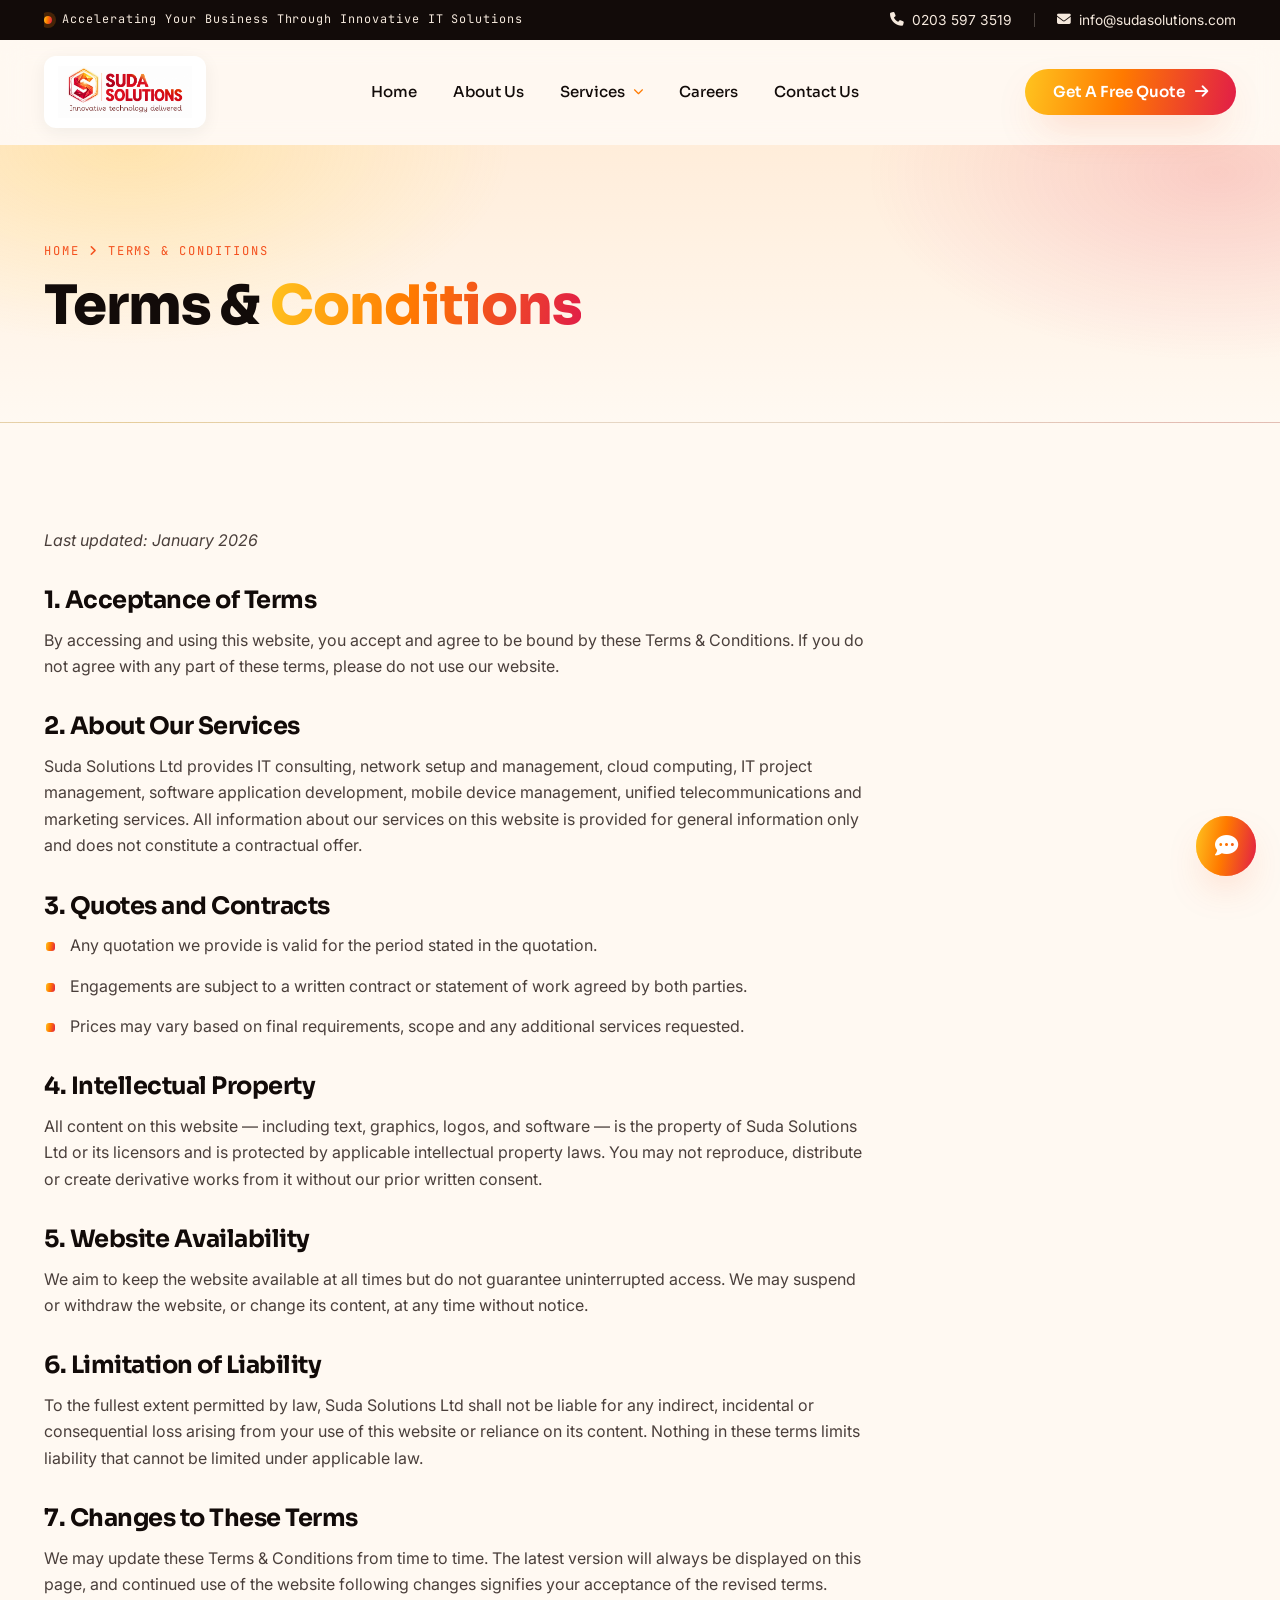
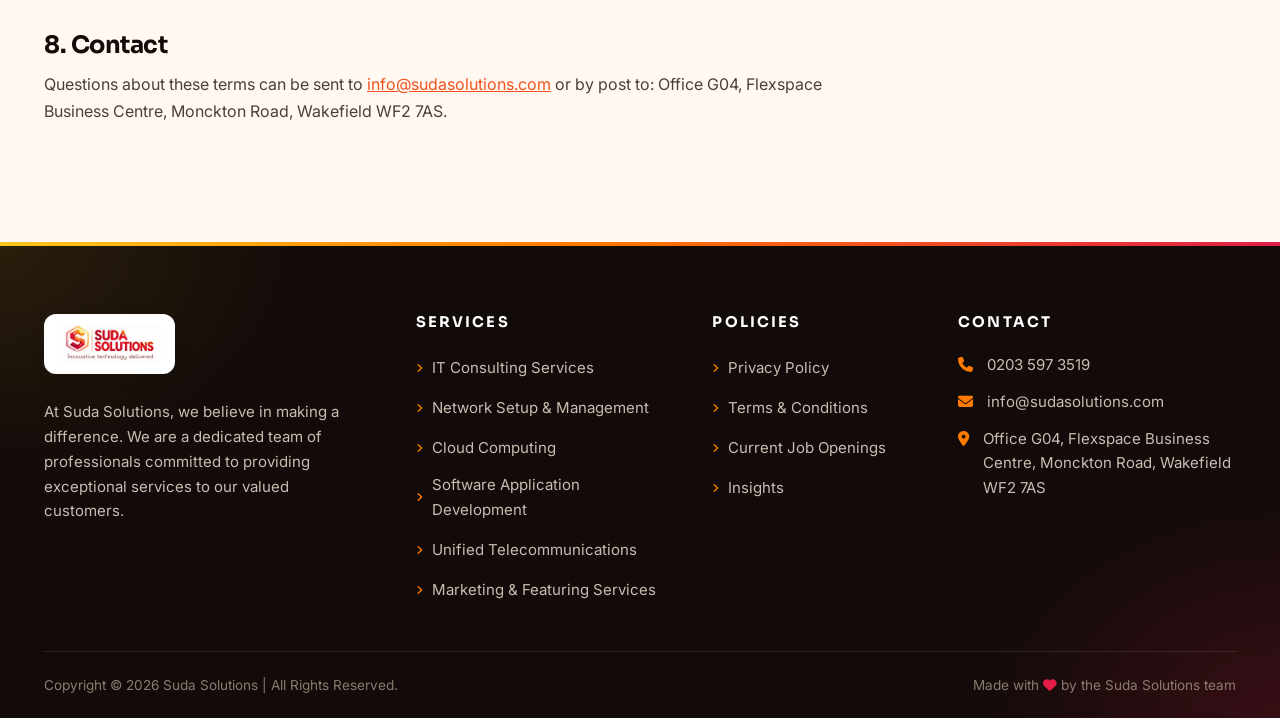
<file: terms-conditions.html>
<!DOCTYPE html>
<html lang="en">
<head>
  <meta charset="UTF-8" />
  <meta name="viewport" content="width=device-width, initial-scale=1" />
  <title>Terms &amp; Conditions — Suda Solutions Ltd</title>
  <meta name="robots" content="noindex" />
  <link rel="icon" type="image/png" href="assets/images/favicon.png" sizes="512x512" />
  <link rel="apple-touch-icon" href="assets/images/favicon.png" />
  <link rel="preconnect" href="https://fonts.googleapis.com" />
  <link rel="preconnect" href="https://fonts.gstatic.com" crossorigin />
  <link href="https://fonts.googleapis.com/css2?family=Sora:wght@500;600;700;800&family=Inter:wght@400;500;600&family=JetBrains+Mono:wght@400;500;700&display=swap" rel="stylesheet" />
  <link rel="stylesheet" href="assets/css/style.css" />
  <link rel="stylesheet" href="https://cdnjs.cloudflare.com/ajax/libs/font-awesome/6.5.2/css/all.min.css" />
</head>
<body>
  <a href="#main" style="position:absolute;left:-9999px;">Skip to content</a>

  <!-- ================= TOP BAR ================= -->
  <div class="topbar">
    <div class="container">
      <div class="topbar-msg">
        <span class="dot"></span>
        <span class="rotator" data-rotator='["Accelerating Your Business Through Innovative IT Solutions","Together We Develop Your Success","We Partner With The World&rsquo;s Best Clients","Check Out The Latest Jobs"]'></span>
      </div>
      <div class="topbar-links">
        <a href="tel:02035973519"><i class="fa-solid fa-phone"></i> 0203 597 3519</a>
        <span class="divider"></span>
        <a href="mailto:info@sudasolutions.com"><i class="fa-solid fa-envelope"></i> info@sudasolutions.com</a>
      </div>
    </div>
  </div>

  <!-- ================= HEADER ================= -->
  <header class="site-header">
    <div class="container header-inner">
      <a href="index.html" class="logo" aria-label="Suda Solutions Ltd - Home">
        <img src="assets/images/logo.png" alt="Suda Solutions Ltd" class="logo-img" />
      </a>
      <nav class="mainnav" aria-label="Main navigation">
        <ul>
          <li><a href="index.html">Home</a></li>
          <li><a href="about.html">About Us</a></li>
          <li class="has-dropdown">
            <a href="services.html" aria-haspopup="true">Services <i class="fa-solid fa-chevron-down"></i></a>
            <div class="dropdown-menu">
              <a href="services.html"><i class="fa-solid fa-handshake-angle"></i> IT Consulting Services</a>
              <a href="services.html"><i class="fa-solid fa-network-wired"></i> Network Setup &amp; Management</a>
              <a href="services.html"><i class="fa-solid fa-cloud"></i> Cloud Computing</a>
              <a href="services.html"><i class="fa-solid fa-diagram-project"></i> IT Project Management</a>
              <a href="services.html"><i class="fa-solid fa-laptop-code"></i> Software Application Development</a>
              <a href="services.html"><i class="fa-solid fa-mobile-screen"></i> Mobile Device Management (MDM)</a>
              <a href="services.html"><i class="fa-solid fa-headset"></i> Unified Telecommunications</a>
              <a href="services.html"><i class="fa-solid fa-bullhorn"></i> Marketing &amp; Featuring Services</a>
            </div>
          </li>
          <li><a href="careers.html">Careers</a></li>
          <li><a href="contact.html">Contact Us</a></li>
        </ul>
      </nav>
      <div class="header-cta">
        <a href="services.html#quote" class="btn btn-primary">Get A Free Quote <i class="fa-solid fa-arrow-right"></i></a>
        <button class="nav-toggle" aria-label="Toggle menu" aria-expanded="false"><span></span><span></span><span></span></button>
      </div>
    </div>
  </header>
  <div class="nav-overlay"></div>

  <main id="main">
    <section class="page-banner">
      <div class="container">
        <div class="crumb">Home <i class="fa-solid fa-angle-right"></i> Terms &amp; Conditions</div>
        <h1>Terms &amp; <span class="grad-text">Conditions</span></h1>
      </div>
    </section>

    <section class="section">
      <div class="container">
        <div class="prose">
          <p><em>Last updated: January 2026</em></p>

          <h2>1. Acceptance of Terms</h2>
          <p>By accessing and using this website, you accept and agree to be bound by these Terms &amp; Conditions. If you do not agree with any part of these terms, please do not use our website.</p>

          <h2>2. About Our Services</h2>
          <p>Suda Solutions Ltd provides IT consulting, network setup and management, cloud computing, IT project management, software application development, mobile device management, unified telecommunications and marketing services. All information about our services on this website is provided for general information only and does not constitute a contractual offer.</p>

          <h2>3. Quotes and Contracts</h2>
          <ul>
            <li>Any quotation we provide is valid for the period stated in the quotation.</li>
            <li>Engagements are subject to a written contract or statement of work agreed by both parties.</li>
            <li>Prices may vary based on final requirements, scope and any additional services requested.</li>
          </ul>

          <h2>4. Intellectual Property</h2>
          <p>All content on this website — including text, graphics, logos, and software — is the property of Suda Solutions Ltd or its licensors and is protected by applicable intellectual property laws. You may not reproduce, distribute or create derivative works from it without our prior written consent.</p>

          <h2>5. Website Availability</h2>
          <p>We aim to keep the website available at all times but do not guarantee uninterrupted access. We may suspend or withdraw the website, or change its content, at any time without notice.</p>

          <h2>6. Limitation of Liability</h2>
          <p>To the fullest extent permitted by law, Suda Solutions Ltd shall not be liable for any indirect, incidental or consequential loss arising from your use of this website or reliance on its content. Nothing in these terms limits liability that cannot be limited under applicable law.</p>

          <h2>7. Changes to These Terms</h2>
          <p>We may update these Terms &amp; Conditions from time to time. The latest version will always be displayed on this page, and continued use of the website following changes signifies your acceptance of the revised terms.</p>

          <h2>8. Contact</h2>
          <p>Questions about these terms can be sent to <a href="mailto:info@sudasolutions.com">info@sudasolutions.com</a> or by post to: Office G04, Flexspace Business Centre, Monckton Road, Wakefield WF2 7AS.</p>
        </div>
      </div>
    </section>
  </main>

  <!-- ================= FOOTER ================= -->
  <footer class="footer">
    <div class="container">
      <div class="footer-inner">
        <div class="footer-about">
          <a href="index.html" class="logo" aria-label="Suda Solutions Ltd - Home">
            <img src="assets/images/logo.png" alt="Suda Solutions Ltd" class="logo-img" />
          </a>
          <p>At Suda Solutions, we believe in making a difference. We are a dedicated team of professionals committed to providing exceptional services to our valued customers.</p>
        </div>
        <div>
          <h4>Services</h4>
          <ul>
            <li><a href="services.html"><i class="fa-solid fa-angle-right"></i> IT Consulting Services</a></li>
            <li><a href="services.html"><i class="fa-solid fa-angle-right"></i> Network Setup &amp; Management</a></li>
            <li><a href="services.html"><i class="fa-solid fa-angle-right"></i> Cloud Computing</a></li>
            <li><a href="services.html"><i class="fa-solid fa-angle-right"></i> Software Application Development</a></li>
            <li><a href="services.html"><i class="fa-solid fa-angle-right"></i> Unified Telecommunications</a></li>
            <li><a href="services.html"><i class="fa-solid fa-angle-right"></i> Marketing &amp; Featuring Services</a></li>
          </ul>
        </div>
        <div>
          <h4>Policies</h4>
          <ul>
            <li><a href="privacy-policy.html"><i class="fa-solid fa-angle-right"></i> Privacy Policy</a></li>
            <li><a href="terms-conditions.html"><i class="fa-solid fa-angle-right"></i> Terms &amp; Conditions</a></li>
            <li><a href="current-job-openings.html"><i class="fa-solid fa-angle-right"></i> Current Job Openings</a></li>
            <li><a href="insights.html"><i class="fa-solid fa-angle-right"></i> Insights</a></li>
          </ul>
        </div>
        <div>
          <h4>Contact</h4>
          <ul class="footer-contact">
            <li><i class="fa-solid fa-phone"></i> <a href="tel:02035973519">0203 597 3519</a></li>
            <li><i class="fa-solid fa-envelope"></i> <a href="mailto:info@sudasolutions.com">info@sudasolutions.com</a></li>
            <li><i class="fa-solid fa-location-dot"></i> <span>Office G04, Flexspace Business Centre, Monckton Road, Wakefield WF2 7AS</span></li>
          </ul>
        </div>
      </div>
      <div class="footer-bottom">
        <span>Copyright © <span id="year">2026</span> Suda Solutions | All Rights Reserved.</span>
        <span>Made with <i class="fa-solid fa-heart heart"></i> by the Suda Solutions team</span>
      </div>
    </div>
  </footer>

  <button class="to-top" id="toTop" aria-label="Back to top"><i class="fa-solid fa-arrow-up"></i></button>

  <script src="assets/js/main.js"></script>
</body>
</html>
</file>
<file: assets/css/style.css>
/* ============================================================
   SUDA SOLUTIONS — Redesign
   Radiant palette · Orange / Red / Yellow · Black typography
   Fonts: Sora (headings) · Inter (body) · JetBrains Mono (labels)
   ============================================================ */

:root {
  --yellow: #ffc41f;
  --orange: #ff7a00;
  --orange-deep: #f4511e;
  --red: #e11d48;
  --bg: #fff9f2;
  --bg-soft: #fff2e1;
  --bg-tint: #ffece0;
  --ink: #120b09;
  --ink-soft: #4a3f3b;
  --line: rgba(18, 11, 9, 0.1);
  --grad: linear-gradient(100deg, #ffc41f 0%, #ff7a00 45%, #e11d48 100%);
  --grad-soft: linear-gradient(120deg, #fff1d6 0%, #ffe6d2 50%, #ffe0e3 100%);
  --glow: 0 18px 40px -14px rgba(244, 81, 30, 0.35);
  --glow-soft: 0 10px 30px -12px rgba(225, 29, 72, 0.18);
  --shadow-sm: 0 4px 18px rgba(18, 11, 9, 0.06);
  --shadow-md: 0 22px 60px -20px rgba(244, 81, 30, 0.28);
  --radius: 20px;
  --radius-sm: 14px;
  --container: 1240px;
  --header-h: 104px;
}

*,
*::before,
*::after {
  box-sizing: border-box;
  margin: 0;
  padding: 0;
}

html {
  scroll-behavior: smooth;
}

body {
  font-family: "Inter", -apple-system, "Segoe UI", Roboto, sans-serif;
  color: var(--ink);
  background: var(--bg);
  line-height: 1.65;
  font-size: 16.5px;
  -webkit-font-smoothing: antialiased;
  overflow-x: hidden;
}

h1, h2, h3, h4, h5 {
  font-family: "Sora", "Inter", sans-serif;
  line-height: 1.15;
  letter-spacing: -0.02em;
  color: var(--ink);
  font-weight: 700;
}

a {
  color: var(--ink);
  text-decoration: none;
}

img {
  max-width: 100%;
  display: block;
}

ul {
  list-style: none;
}

.container {
  width: 100%;
  max-width: var(--container);
  margin: 0 auto;
  padding: 0 24px;
}

.grad-text {
  background: var(--grad);
  -webkit-background-clip: text;
  background-clip: text;
  -webkit-text-fill-color: transparent;
  color: transparent;
}

.mono {
  font-family: "JetBrains Mono", monospace;
  font-size: 0.78rem;
  letter-spacing: 0.18em;
  text-transform: uppercase;
}

/* Buttons ---------------------------------------------------- */
.btn {
  display: inline-flex;
  align-items: center;
  gap: 10px;
  font-family: "Sora", sans-serif;
  font-weight: 600;
  font-size: 0.95rem;
  padding: 14px 28px;
  border-radius: 999px;
  border: none;
  cursor: pointer;
  transition: transform 0.3s ease, box-shadow 0.3s ease, background 0.3s ease;
  white-space: nowrap;
  line-height: 1.2;
}
.btn svg, .btn i {
  transition: transform 0.3s ease;
}
.btn:hover svg, .btn:hover i {
  transform: translateX(4px);
}

.btn-primary {
  background: var(--grad);
  color: #fff;
  box-shadow: var(--glow);
}
.btn-primary:hover {
  transform: translateY(-3px);
  box-shadow: 0 24px 44px -14px rgba(244, 81, 30, 0.5);
}

.btn-dark {
  background: var(--ink);
  color: #fff;
}
.btn-dark:hover {
  transform: translateY(-3px);
  background: #2a1610;
}

.btn-ghost {
  background: transparent;
  color: var(--ink);
  border: 1.5px solid var(--line);
}
.btn-ghost:hover {
  border-color: var(--orange);
  color: var(--orange-deep);
  transform: translateY(-3px);
}

/* Eyebrow / section labels ----------------------------------- */
.eyebrow {
  display: inline-flex;
  align-items: center;
  gap: 10px;
  font-family: "JetBrains Mono", monospace;
  font-size: 0.76rem;
  letter-spacing: 0.22em;
  text-transform: uppercase;
  color: var(--orange-deep);
  font-weight: 500;
}
.eyebrow::before {
  content: "";
  width: 34px;
  height: 2px;
  background: var(--grad);
  border-radius: 2px;
}

/* Section scaffolding ---------------------------------------- */
.section {
  padding: 104px 0;
  position: relative;
}
.section-head {
  max-width: 760px;
  margin-bottom: 56px;
}
.section-head.center {
  margin-inline: auto;
  text-align: center;
}
.section-head.center .eyebrow {
  justify-content: center;
}
.section-head.center .eyebrow::before { display: none; }
.section-title {
  font-size: clamp(1.9rem, 4vw, 3rem);
  margin: 18px 0 14px;
}
.section-sub {
  color: var(--ink-soft);
  font-size: 1.06rem;
}

/* ============================================================
   TOP BAR
   ============================================================ */
.topbar {
  background: var(--ink);
  color: #f5e9dd;
  font-size: 0.86rem;
  position: relative;
  z-index: 60;
}
.topbar .container {
  display: flex;
  align-items: center;
  justify-content: space-between;
  gap: 16px;
  min-height: 40px;
}
.topbar-msg {
  font-family: "JetBrains Mono", monospace;
  font-size: 0.74rem;
  letter-spacing: 0.08em;
  display: flex;
  align-items: center;
  gap: 10px;
  overflow: hidden;
}
.topbar-msg .dot {
  width: 8px;
  height: 8px;
  border-radius: 50%;
  background: var(--grad);
  flex: none;
  box-shadow: 0 0 0 4px rgba(255, 122, 0, 0.22);
}
.topbar-msg .rotator {
  position: relative;
  overflow: hidden;
  display: inline-block;
  vertical-align: middle;
}
.topbar-msg .rotator .rotator-block {
  display: grid;
}
.topbar-msg .rotator .rotator-block span {
  grid-area: 1 / 1;
  white-space: nowrap;
  transition: transform 0.5s cubic-bezier(0.7, 0, 0.2, 1), opacity 0.4s ease;
  opacity: 0;
  transform: translateY(16px);
}
.topbar-msg .rotator .rotator-block span.current {
  opacity: 1;
  transform: none;
}
.topbar-links {
  display: flex;
  align-items: center;
  gap: 22px;
}
.topbar-links a {
  color: #f5e9dd;
  display: inline-flex;
  align-items: center;
  gap: 8px;
  transition: color 0.25s ease;
}
.topbar-links a:hover {
  color: var(--yellow);
}
.topbar-links .divider {
  width: 1px;
  height: 14px;
  background: rgba(245, 233, 221, 0.25);
}

/* ============================================================
   HEADER / NAV
   ============================================================ */
.site-header {
  position: sticky;
  top: 0;
  z-index: 55;
  background: rgba(255, 249, 242, 0.86);
  backdrop-filter: blur(14px);
  -webkit-backdrop-filter: blur(14px);
  border-bottom: 1px solid transparent;
  transition: border-color 0.3s ease, box-shadow 0.3s ease, background 0.3s ease;
}
.site-header.scrolled {
  border-bottom-color: var(--line);
  box-shadow: 0 12px 40px -18px rgba(18, 11, 9, 0.22);
}
.header-inner {
  display: flex;
  align-items: center;
  justify-content: space-between;
  gap: 24px;
  min-height: var(--header-h);
}

/* Logo */
.logo {
  display: inline-flex;
  align-items: center;
  gap: 12px;
  flex: none;
}
.logo-img {
  height: 72px;
  width: auto;
  display: block;
  border-radius: 12px;
  background: #fff;
  padding: 10px 14px;
  box-shadow: var(--shadow-sm);
  transition: transform 0.3s ease, box-shadow 0.3s ease;
}
.logo:hover .logo-img {
  transform: translateY(-2px);
  box-shadow: var(--glow-soft);
}

/* Nav */
.mainnav ul {
  display: flex;
  align-items: center;
  gap: 4px;
}
.mainnav a {
  display: inline-flex;
  align-items: center;
  gap: 8px;
  font-family: "Sora", sans-serif;
  font-weight: 500;
  font-size: 0.94rem;
  padding: 10px 16px;
  border-radius: 999px;
  transition: color 0.25s ease, background 0.25s ease;
  color: var(--ink);
}
.mainnav a:hover,
.mainnav .current a {
  color: var(--orange-deep);
  background: var(--bg-tint);
}
.mainnav a i {
  font-size: 0.65rem;
  color: var(--orange);
  transition: transform 0.3s ease;
}

/* Dropdown */
.has-dropdown { position: relative; }
.dropdown-menu {
  position: absolute;
  top: calc(100% + 14px);
  left: 0;
  min-width: 290px;
  background: #fff;
  border: 1px solid var(--line);
  border-radius: var(--radius-sm);
  box-shadow: var(--shadow-md);
  padding: 10px;
  opacity: 0;
  visibility: hidden;
  transform: translateY(12px);
  transition: opacity 0.3s ease, transform 0.3s ease, visibility 0.3s;
  z-index: 40;
}
.has-dropdown:hover .dropdown-menu,
.has-dropdown.open .dropdown-menu {
  opacity: 1;
  visibility: visible;
  transform: none;
}
.dropdown-menu::before {
  content: "";
  position: absolute;
  top: -8px;
  left: 28px;
  width: 14px;
  height: 14px;
  background: #fff;
  border-left: 1px solid var(--line);
  border-top: 1px solid var(--line);
  transform: rotate(45deg);
}
.dropdown-menu a {
  display: flex;
  align-items: center;
  gap: 12px;
  border-radius: 10px;
  padding: 11px 14px;
  font-family: "Inter", sans-serif;
  font-size: 0.92rem;
  font-weight: 500;
  color: var(--ink);
}
.dropdown-menu a:hover {
  background: var(--bg-soft);
  color: var(--orange-deep);
}
.dropdown-menu a i {
  width: 18px;
  color: var(--orange);
  font-size: 0.9rem;
}

.header-cta {
  display: inline-flex;
  align-items: center;
  gap: 14px;
  flex: none;
}

/* Hamburger */
.nav-toggle {
  display: none;
  flex-direction: column;
  justify-content: center;
  gap: 5px;
  width: 46px;
  height: 46px;
  padding: 0 11px;
  background: transparent;
  border: 1px solid var(--line);
  border-radius: 12px;
  cursor: pointer;
  flex: none;
  background: #fff;
}
.nav-toggle span {
  height: 2px;
  background: var(--ink);
  border-radius: 2px;
  transition: transform 0.3s ease, opacity 0.3s ease;
}
.nav-toggle.open span:nth-child(1) { transform: translateY(7px) rotate(45deg); }
.nav-toggle.open span:nth-child(2) { opacity: 0; }
.nav-toggle.open span:nth-child(3) { transform: translateY(-7px) rotate(-45deg); }

.nav-overlay {
  position: fixed;
  inset: 0;
  background: rgba(18, 11, 9, 0.45);
  backdrop-filter: blur(4px);
  opacity: 0;
  visibility: hidden;
  transition: opacity 0.35s ease, visibility 0.35s;
  z-index: 54;
}
body.nav-open .nav-overlay {
  opacity: 1;
  visibility: visible;
}

/* ============================================================
   HERO
   ============================================================ */
.hero {
  position: relative;
  overflow: hidden;
  padding: 56px 0 0;
}
.hero-bg {
  position: absolute;
  inset: 0;
  background:
    radial-gradient(52% 60% at 12% 12%, rgba(255, 196, 31, 0.22), transparent 60%),
    radial-gradient(46% 56% at 90% 6%, rgba(225, 29, 72, 0.16), transparent 60%),
    radial-gradient(44% 52% at 78% 70%, rgba(255, 122, 0, 0.18), transparent 60%),
    linear-gradient(180deg, #fff6e8 0%, #fff9f2 100%);
  z-index: 0;
}
.hero-bg::after {
  content: "";
  position: absolute;
  inset: 0;
  background-image:
    linear-gradient(rgba(18, 11, 9, 0.045) 1px, transparent 1px),
    linear-gradient(90deg, rgba(18, 11, 9, 0.045) 1px, transparent 1px);
  background-size: 64px 64px;
  -webkit-mask-image: radial-gradient(70% 70% at 50% 30%, #000 30%, transparent 78%);
  mask-image: radial-gradient(70% 70% at 50% 30%, #000 30%, transparent 78%);
}
.hero-inner {
  position: relative;
  z-index: 1;
  display: grid;
  grid-template-columns: 1.15fr 0.85fr;
  gap: 56px;
  align-items: center;
  padding-bottom: 96px;
}
/* Hero logo band (left aligned) */
.hero-logo {
  position: relative;
  z-index: 1;
  text-align: left;
  padding: 12px 0 8px;
}
@keyframes logoGlow {
  0%, 100% { box-shadow: var(--shadow-md); }
  50% { box-shadow: var(--glow); }
}
.hero-logo img {
  height: 156px;
  width: auto;
  max-width: 100%;
  display: inline-block;
  border-radius: 22px;
  background: #fff;
  padding: 20px 34px;
  box-shadow: var(--shadow-md);
  animation: logoGlow 4s ease-in-out infinite;
  transition: transform 0.4s ease;
}
.hero-logo img:hover {
  transform: translateY(-4px) scale(1.02);
}
.hero-kicker {
  display: inline-flex;
  align-items: center;
  gap: 10px;
}
.hero-h1 {
  font-size: clamp(2.3rem, 5.2vw, 4rem);
  font-weight: 800;
  margin: 26px 0 20px;
}
.hero-h1 .rotator-line {
  display: block;
  overflow: hidden;
}
.hero-h1 .rotator-line .rotator-block {
  display: grid;
}
.hero-h1 .rotator-line .rotator-block span {
  grid-area: 1 / 1;
  transition: transform 0.7s cubic-bezier(0.7, 0, 0.2, 1), opacity 0.5s ease;
  opacity: 0;
  transform: translateY(36px);
}
.hero-h1 .rotator-line .rotator-block span.current {
  opacity: 1;
  transform: none;
}
.hero-sub {
  max-width: 540px;
  color: var(--ink-soft);
  font-size: 1.12rem;
  margin-bottom: 20px;
}
.hero-actions {
  display: flex;
  flex-wrap: wrap;
  gap: 14px;
  margin-top: 30px;
}
.hero-mini {
  display: flex;
  flex-wrap: wrap;
  gap: 12px 28px;
  margin-top: 40px;
  padding-top: 26px;
  border-top: 1px dashed var(--line);
  font-family: "JetBrains Mono", monospace;
  font-size: 0.78rem;
  letter-spacing: 0.06em;
  text-transform: uppercase;
  color: var(--ink-soft);
}
.hero-mini i { color: var(--orange); margin-right: 6px; }

/* Hero visual */
.hero-visual {
  position: relative;
  display: grid;
  gap: 18px;
  perspective: 1200px;
}
.visual-card {
  background: #fff;
  border: 1px solid var(--line);
  border-radius: var(--radius);
  box-shadow: var(--glow-soft);
  padding: 22px;
}
.visual-card.glow {
  border: none;
  background: var(--ink);
  color: #fff;
  position: relative;
  overflow: hidden;
}
.visual-card.glow::before {
  content: "";
  position: absolute;
  inset: -40%;
  background: conic-gradient(from 120deg, #ffc41f, #ff7a00, #e11d48, #ffc41f);
  animation: rotate-glow 8s linear infinite;
  z-index: 0;
}
.visual-card.glow::after {
  content: "";
  position: absolute;
  inset: 2px;
  background: var(--ink);
  border-radius: calc(var(--radius) - 2px);
  z-index: 1;
}
.vc-inner { position: relative; z-index: 2; }
.vc-title {
  font-family: "Sora", sans-serif;
  font-weight: 700;
  font-size: 1rem;
  margin-top: 14px;
}
.vc-desc { font-size: 0.9rem; color: var(--ink-soft); margin-top: 6px; }
.vc-list { display: grid; gap: 10px; margin-top: 16px; }
.vc-item {
  display: flex;
  align-items: center;
  justify-content: space-between;
  background: rgba(255, 255, 255, 0.06);
  border: 1px solid rgba(255, 255, 255, 0.12);
  border-radius: 12px;
  padding: 10px 14px;
  font-size: 0.86rem;
}
.vc-item b { font-family: "Sora", sans-serif; font-weight: 600; }
.vc-item .tag {
  font-family: "JetBrains Mono", monospace;
  font-size: 0.66rem;
  letter-spacing: 0.1em;
  text-transform: uppercase;
  padding: 4px 9px;
  border-radius: 999px;
  background: linear-gradient(90deg, #ffc41f, #e11d48);
  color: #fff;
}
.vc-icons-row { display: flex; gap: 10px; flex-wrap: wrap; margin-top: 14px; }
.tech-chip {
  font-family: "JetBrains Mono", monospace;
  font-size: 0.72rem;
  padding: 7px 12px;
  border-radius: 999px;
  border: 1px solid var(--line);
  color: var(--ink-soft);
  background: #fff;
}
.tech-chip.on { background: var(--ink); color: #ffc41f; border-color: var(--ink); }

@keyframes rotate-glow {
  to { transform: rotate(360deg); }
}
.floating {
  position: absolute;
  font-size: 1.05rem;
  background: #fff;
  border: 1px solid var(--line);
  border-radius: 14px;
  box-shadow: var(--shadow-md);
  padding: 12px 18px;
  display: flex;
  align-items: center;
  gap: 10px;
  z-index: 3;
  animation: float 5s ease-in-out infinite;
}
.floating i { color: var(--orange); font-size: 1.15rem; }
.floating .fl-label {
  display: grid;
  line-height: 1.15;
}
.floating .fl-label b { font-family: "Sora", sans-serif; font-size: 0.92rem; }
.floating .fl-label small { font-size: 0.72rem; color: var(--ink-soft); }
.float-a { top: -22px; right: 8%; }
.float-b { bottom: -18px; left: -4%; animation-delay: 1.6s; }
@keyframes float {
  0%, 100% { transform: translateY(0); }
  50% { transform: translateY(-12px); }
}

/* Marquee strip */
.marquee {
  background: var(--ink);
  color: #fff;
  overflow: hidden;
  padding: 18px 0;
  position: relative;
  z-index: 2;
}
.marquee-track {
  display: flex;
  gap: 0;
  width: max-content;
  animation: marquee 28s linear infinite;
}
.marquee:hover .marquee-track { animation-play-state: paused; }
.marquee-track span {
  font-family: "Sora", sans-serif;
  font-weight: 500;
  font-size: 0.95rem;
  letter-spacing: 0.06em;
  text-transform: uppercase;
  display: inline-flex;
  align-items: center;
  gap: 26px;
  padding-right: 26px;
  white-space: nowrap;
  color: #f5e9dd;
}
.marquee-track span i {
  color: var(--yellow);
  font-size: 0.6rem;
}
@keyframes marquee {
  to { transform: translateX(-50%); }
}

/* ============================================================
   PROCESS (Discover · Develop · Drive · Document · Deploy)
   ============================================================ */
.process-grid {
  display: grid;
  grid-template-columns: repeat(5, 1fr);
  gap: 18px;
}
.process-card {
  position: relative;
  background: #fff;
  border: 1px solid var(--line);
  border-radius: var(--radius);
  padding: 30px 24px;
  transition: transform 0.35s ease, box-shadow 0.35s ease, border-color 0.35s ease;
  overflow: hidden;
}
.process-card::after {
  content: "";
  position: absolute;
  left: 0;
  right: 0;
  bottom: 0;
  height: 4px;
  background: var(--grad);
  transform: scaleX(0);
  transform-origin: left;
  transition: transform 0.4s ease;
}
.process-card:hover {
  transform: translateY(-8px);
  box-shadow: var(--shadow-md);
  border-color: transparent;
}
.process-card:hover::after { transform: scaleX(1); }
.pc-num {
  font-family: "Sora", sans-serif;
  font-weight: 800;
  font-size: 0.95rem;
  background: var(--grad);
  -webkit-background-clip: text;
  background-clip: text;
  -webkit-text-fill-color: transparent;
}
.pc-icon {
  width: 56px;
  height: 56px;
  border-radius: 16px;
  display: grid;
  place-items: center;
  font-size: 1.4rem;
  color: var(--orange-deep);
  background: var(--bg-soft);
  margin: 18px 0 16px;
  transition: all 0.4s ease;
}
.process-card:hover .pc-icon {
  background: var(--grad);
  color: #fff;
  transform: rotate(-6deg) scale(1.05);
}
.pc-title {
  font-family: "Sora", sans-serif;
  font-size: 1.08rem;
  font-weight: 700;
  margin-bottom: 8px;
}
.pc-desc { font-size: 0.9rem; color: var(--ink-soft); }

/* ============================================================
   SERVICES
   ============================================================ */
.service-feature {
  border-radius: 28px;
  padding: 52px;
  position: relative;
  overflow: hidden;
  display: grid;
  grid-template-columns: 1.05fr 0.95fr;
  gap: 44px;
  align-items: center;
  border: 1px solid var(--line);
  background: #fff;
}
.service-feature.dark {
  background: var(--ink);
  color: #f5e9dd;
  border: none;
}
.service-feature.dark .section-title,
.service-feature.dark .section-sub,
.service-feature.dark h3,
.service-feature.dark p:not(.light-note) {
  color: #fff;
}
.service-feature.dark .section-sub,
.service-feature.dark p { color: #d8c9bd; }
.feature-list { display: grid; gap: 14px; margin-top: 28px; }
.feature-list li {
  display: flex;
  gap: 14px;
  align-items: flex-start;
  font-size: 1rem;
}
.feature-list li i {
  color: var(--orange);
  margin-top: 5px;
}
.feature-list li b { font-weight: 600; }

.service-visual {
  position: relative;
  border-radius: 22px;
  background: var(--grad-soft);
  padding: 34px;
  min-height: 320px;
  display: grid;
  place-items: center;
  overflow: hidden;
}
.service-visual::before {
  content: "";
  position: absolute;
  inset: 16px;
  border: 1.5px dashed rgba(225, 29, 72, 0.25);
  border-radius: 16px;
}
.dark .service-visual { background: #1d120c; }
.dark .service-visual::before { border-color: rgba(255, 196, 31, 0.28); }
.sv-icon {
  width: 92px;
  height: 92px;
  border-radius: 26px;
  background: var(--grad);
  color: #fff;
  display: grid;
  place-items: center;
  font-size: 2.2rem;
  box-shadow: var(--glow);
  position: relative;
  z-index: 1;
}

/* Expertise tag groups (design/development/marketing/technical) */
.expertise-grid {
  display: grid;
  grid-template-columns: repeat(4, 1fr);
  gap: 20px;
}
.expertise-card {
  background: #fff;
  border: 1px solid var(--line);
  border-radius: var(--radius);
  padding: 30px;
  transition: transform 0.35s ease, box-shadow 0.35s ease;
  position: relative;
  overflow: hidden;
}
.expertise-card::before {
  content: "";
  position: absolute;
  top: 0;
  left: 0;
  right: 0;
  height: 4px;
  background: var(--grad);
  opacity: 0;
  transition: opacity 0.35s ease;
}
.expertise-card:hover {
  transform: translateY(-6px);
  box-shadow: var(--shadow-md);
}
.expertise-card:hover::before { opacity: 1; }
.ex-icon {
  width: 52px;
  height: 52px;
  border-radius: 14px;
  background: var(--bg-soft);
  color: var(--orange-deep);
  display: grid;
  place-items: center;
  font-size: 1.3rem;
  margin-bottom: 18px;
}
.expertise-card h3 {
  font-size: 1.15rem;
  margin-bottom: 14px;
}
.expertise-card ul { display: grid; gap: 9px; }
.expertise-card li {
  display: flex;
  align-items: center;
  gap: 10px;
  font-size: 0.94rem;
  color: var(--ink-soft);
}
.expertise-card li i {
  width: 18px;
  color: var(--orange);
  font-size: 0.8rem;
}

/* Service cards page */
.services-grid {
  display: grid;
  grid-template-columns: repeat(2, 1fr);
  gap: 22px;
}
.service-card {
  background: #fff;
  border: 1px solid var(--line);
  border-radius: var(--radius);
  padding: 36px;
  display: flex;
  gap: 22px;
  transition: transform 0.35s ease, box-shadow 0.35s ease, border-color 0.35s ease;
  position: relative;
  overflow: hidden;
}
.service-card:hover {
  transform: translateY(-8px);
  box-shadow: var(--shadow-md);
  border-color: transparent;
}
.sc-icon {
  flex: none;
  width: 62px;
  height: 62px;
  border-radius: 18px;
  background: var(--grad);
  color: #fff;
  display: grid;
  place-items: center;
  font-size: 1.5rem;
  box-shadow: var(--glow-soft);
}
.service-card:nth-child(even) .sc-icon {
  background: var(--ink);
}
.sc-body h3 {
  font-size: 1.22rem;
  margin-bottom: 10px;
}
.sc-body p { font-size: 0.97rem; color: var(--ink-soft); }
.sc-num {
  position: absolute;
  top: 18px;
  right: 22px;
  font-family: "Sora", sans-serif;
  font-weight: 800;
  font-size: 2.4rem;
  color: transparent;
  -webkit-text-stroke: 1px rgba(18, 11, 9, 0.12);
}

/* ============================================================
   INSIGHTS / BLOG
   ============================================================ */
.insights-grid {
  display: grid;
  grid-template-columns: repeat(3, 1fr);
  gap: 22px;
}
.insight-card {
  background: #fff;
  border: 1px solid var(--line);
  border-radius: var(--radius);
  overflow: hidden;
  display: flex;
  flex-direction: column;
  transition: transform 0.35s ease, box-shadow 0.35s ease;
}
.insight-card:hover {
  transform: translateY(-8px);
  box-shadow: var(--shadow-md);
}
.insight-thumb {
  height: 190px;
  position: relative;
  display: grid;
  place-items: center;
  overflow: hidden;
}
.insight-thumb.g1 { background: var(--grad); }
.insight-thumb.g2 { background: var(--ink); }
.insight-thumb.g3 { background: linear-gradient(120deg, #ffc41f, #ff7a00); }
.insight-thumb i {
  font-size: 3rem;
  color: rgba(255, 255, 255, 0.9);
  transition: transform 0.4s ease;
}
.insight-card:hover .insight-thumb i { transform: scale(1.15) rotate(-6deg); }
.insight-thumb .chip {
  position: absolute;
  top: 16px;
  left: 16px;
  font-family: "JetBrains Mono", monospace;
  font-size: 0.66rem;
  letter-spacing: 0.12em;
  text-transform: uppercase;
  background: rgba(0, 0, 0, 0.35);
  color: #fff;
  padding: 6px 12px;
  border-radius: 999px;
  backdrop-filter: blur(6px);
}
.insight-body {
  padding: 26px 26px 24px;
  display: flex;
  flex-direction: column;
  flex: 1;
}
.insight-body h3 {
  font-size: 1.12rem;
  line-height: 1.35;
  margin-bottom: 12px;
}
.insight-body p {
  font-size: 0.92rem;
  color: var(--ink-soft);
  flex: 1;
}
.read-more {
  margin-top: 18px;
  display: inline-flex;
  align-items: center;
  gap: 8px;
  font-family: "Sora", sans-serif;
  font-weight: 600;
  font-size: 0.9rem;
  color: var(--orange-deep);
}
.read-more i { transition: transform 0.3s ease; }
.read-more:hover i { transform: translateX(5px); }

/* ============================================================
   LOGOS / PROVEN TRACK RECORD
   ============================================================ */
.logo-wall {
  display: grid;
  grid-template-columns: repeat(6, 1fr);
  gap: 18px;
}
.logo-tile {
  aspect-ratio: 4 / 3;
  border-radius: var(--radius-sm);
  background: #fff;
  border: 1px solid var(--line);
  display: grid;
  place-items: center;
  padding: 18px;
  transition: transform 0.35s ease, box-shadow 0.35s ease, border-color 0.35s ease;
  filter: grayscale(0);
}
.logo-tile:hover {
  transform: translateY(-6px);
  box-shadow: var(--shadow-md);
  border-color: var(--orange);
}
.logo-tile svg { width: 100%; height: auto; }

/* ============================================================
   CTA / QUOTE BANDS
   ============================================================ */
.cta-band {
  position: relative;
  border-radius: 32px;
  background: var(--ink);
  color: #fff;
  padding: 64px 56px;
  overflow: hidden;
}
.cta-band::before {
  content: "";
  position: absolute;
  inset: -60%;
  background: conic-gradient(from 140deg, #ffc41f, #ff7a00, #e11d48, #ffc41f);
  opacity: 0.35;
  filter: blur(70px);
}
.cta-band .container-rel {
  position: relative;
  z-index: 1;
  display: flex;
  align-items: center;
  justify-content: space-between;
  gap: 30px;
  flex-wrap: wrap;
}
.cta-band h2 {
  color: #fff;
  font-size: clamp(1.7rem, 3.2vw, 2.5rem);
  margin: 12px 0 6px;
}
.cta-band p { color: #d8c9bd; }
.cta-band .btn-primary { box-shadow: 0 22px 50px -16px rgba(255, 122, 0, 0.6); }

/* ============================================================
   FORMS
   ============================================================ */
.form-card {
  background: #fff;
  border: 1px solid var(--line);
  border-radius: 24px;
  box-shadow: var(--shadow-md);
  padding: 44px;
}
.form-grid {
  display: grid;
  grid-template-columns: 1fr 1fr;
  gap: 20px;
}
.form-group { display: grid; gap: 8px; }
.form-group.full { grid-column: 1 / -1; }
.form-group label {
  font-family: "Sora", sans-serif;
  font-weight: 500;
  font-size: 0.88rem;
}
.form-group label span { color: var(--red); }
.form-control {
  width: 100%;
  padding: 14px 16px;
  font-family: "Inter", sans-serif;
  font-size: 0.98rem;
  color: var(--ink);
  background: var(--bg);
  border: 1.5px solid var(--line);
  border-radius: 12px;
  transition: border-color 0.25s ease, box-shadow 0.25s ease, background 0.25s ease;
  appearance: none;
}
.form-control:focus {
  outline: none;
  border-color: var(--orange);
  box-shadow: 0 0 0 4px rgba(255, 122, 0, 0.14);
  background: #fff;
}
.form-control.err {
  border-color: var(--red);
  box-shadow: 0 0 0 4px rgba(225, 29, 72, 0.12);
}
textarea.form-control { resize: vertical; min-height: 130px; }
select.form-control {
  background-image: url("data:image/svg+xml;utf8,<svg xmlns='http://www.w3.org/2000/svg' width='14' height='14' viewBox='0 0 24 24' fill='none' stroke='%23f4511e' stroke-width='3'><path d='M6 9l6 6 6-6'/></svg>");
  background-repeat: no-repeat;
  background-position: right 16px center;
  padding-right: 44px;
}
.file-drop {
  position: relative;
  border: 1.5px dashed rgba(255, 122, 0, 0.5);
  background: var(--bg);
  border-radius: 12px;
  padding: 24px;
  text-align: center;
  cursor: pointer;
  transition: border-color 0.25s ease, background 0.25s ease;
}
.file-drop:hover { border-color: var(--orange); background: #fff4e6; }
.file-drop input { position: absolute; inset: 0; opacity: 0; cursor: pointer; }
.file-drop i { font-size: 1.6rem; color: var(--orange); margin-bottom: 8px; }
.file-drop p { font-size: 0.92rem; color: var(--ink-soft); }
.file-drop b { color: var(--orange-deep); }

.form-note {
  font-size: 0.85rem;
  color: var(--ink-soft);
  margin-top: 16px;
}
.form-success {
  display: none;
  margin-top: 18px;
  padding: 16px 20px;
  border-radius: 12px;
  background: #e9f8ef;
  border: 1px solid #b8e6c8;
  color: #14532d;
  font-size: 0.95rem;
}
.form-success.show { display: flex; gap: 10px; align-items: center; }

/* ============================================================
   INNER PAGE BANNER
   ============================================================ */
.page-banner {
  position: relative;
  overflow: hidden;
  background:
    radial-gradient(50% 120% at 10% 0%, rgba(255, 196, 31, 0.24), transparent 60%),
    radial-gradient(44% 110% at 95% 10%, rgba(225, 29, 72, 0.16), transparent 62%),
    linear-gradient(180deg, #ffedda, #fff9f2);
  padding: 96px 0 84px;
  border-bottom: 1px solid var(--line);
}
.page-banner .crumb {
  font-family: "JetBrains Mono", monospace;
  font-size: 0.76rem;
  letter-spacing: 0.16em;
  text-transform: uppercase;
  color: var(--orange-deep);
  margin-bottom: 14px;
}
.page-banner h1 {
  font-size: clamp(2.2rem, 5vw, 3.4rem);
  font-weight: 800;
  max-width: 760px;
}
.page-banner p {
  max-width: 620px;
  color: var(--ink-soft);
  font-size: 1.08rem;
  margin-top: 16px;
}

/* ============================================================
   ABOUT / VALUES
   ============================================================ */
.about-split {
  display: grid;
  grid-template-columns: 1.05fr 0.95fr;
  gap: 60px;
  align-items: center;
}
.about-art {
  position: relative;
  border-radius: 28px;
  background: var(--grad);
  padding: 40px;
  min-height: 460px;
  display: grid;
  place-items: center;
  overflow: hidden;
}
.about-art::before {
  content: "";
  position: absolute;
  inset: 0;
  background-image:
    linear-gradient(rgba(255, 255, 255, 0.14) 1px, transparent 1px),
    linear-gradient(90deg, rgba(255, 255, 255, 0.14) 1px, transparent 1px);
  background-size: 44px 44px;
}
.about-art .aa-icon {
  position: relative;
  z-index: 1;
  width: 130px;
  height: 130px;
  border-radius: 36px;
  background: rgba(255, 255, 255, 0.16);
  backdrop-filter: blur(8px);
  border: 1px solid rgba(255, 255, 255, 0.35);
  display: grid;
  place-items: center;
  font-size: 3.2rem;
  color: #fff;
}
.about-art .aa-float {
  position: absolute;
  z-index: 2;
  background: rgba(255, 255, 255, 0.92);
  color: var(--ink);
  border-radius: 14px;
  font-family: "Sora", sans-serif;
  font-weight: 600;
  font-size: 0.86rem;
  padding: 10px 16px;
  box-shadow: var(--shadow-md);
  backdrop-filter: blur(6px);
}
.aa-float.a { top: 34px; left: 8%; }
.aa-float.b { top: 34px; right: 8%; }
.aa-float.c { bottom: 44px; right: 10%; }

.values-grid {
  display: grid;
  grid-template-columns: repeat(3, 1fr);
  gap: 22px;
}
.value-card {
  background: #fff;
  border: 1px solid var(--line);
  border-radius: var(--radius);
  padding: 32px;
  transition: transform 0.35s ease, box-shadow 0.35s ease;
  position: relative;
  overflow: hidden;
}
.value-card:hover {
  transform: translateY(-8px);
  box-shadow: var(--shadow-md);
}
.value-card .v-icon {
  width: 56px;
  height: 56px;
  border-radius: 16px;
  background: var(--grad);
  color: #fff;
  display: grid;
  place-items: center;
  font-size: 1.4rem;
  margin-bottom: 20px;
  box-shadow: var(--glow-soft);
}
.value-card h3 { font-size: 1.2rem; margin-bottom: 10px; }
.value-card p { font-size: 0.95rem; color: var(--ink-soft); }

/* ============================================================
   CONTACT DETAILS
   ============================================================ */
.contact-grid {
  display: grid;
  grid-template-columns: 0.95fr 1.05fr;
  gap: 28px;
  align-items: start;
}
.contact-side { display: grid; gap: 18px; }
.contact-card {
  background: #fff;
  border: 1px solid var(--line);
  border-radius: var(--radius);
  padding: 26px;
  display: flex;
  gap: 18px;
  align-items: flex-start;
  transition: transform 0.3s ease, box-shadow 0.3s ease;
}
.contact-card:hover { transform: translateY(-4px); box-shadow: var(--shadow-md); }
.cc-icon {
  flex: none;
  width: 52px;
  height: 52px;
  border-radius: 15px;
  background: var(--grad);
  color: #fff;
  display: grid;
  place-items: center;
  font-size: 1.25rem;
}
.contact-card h3 { font-size: 1.02rem; margin-bottom: 4px; }
.contact-card p, .contact-card a { font-size: 0.94rem; color: var(--ink-soft); }
.contact-card a:hover { color: var(--orange-deep); }

/* Map / address panel */
.map-panel {
  position: relative;
  border-radius: var(--radius);
  overflow: hidden;
  background: var(--ink);
  min-height: 240px;
  color: #fff;
  display: grid;
  place-items: center;
  padding: 30px;
  text-align: center;
}
.map-panel i { font-size: 2.4rem; color: var(--yellow); margin-bottom: 12px; }
.map-panel h3 { color: #fff; font-size: 1.2rem; }
.map-panel p { color: #d8c9bd; font-size: 0.95rem; max-width: 320px; }

/* ============================================================
   VACANCIES
   ============================================================ */
.vacancy-list { display: grid; gap: 18px; }
.vacancy-card {
  background: #fff;
  border: 1px solid var(--line);
  border-radius: var(--radius);
  padding: 28px 32px;
  display: flex;
  align-items: center;
  justify-content: space-between;
  gap: 20px;
  flex-wrap: wrap;
  transition: transform 0.3s ease, box-shadow 0.3s ease, border-color 0.3s ease;
}
.vacancy-card:hover { transform: translateY(-4px); box-shadow: var(--shadow-md); border-color: var(--orange); }
.vacancy-card h3 { font-size: 1.2rem; }
.vacancy-card .tags {
  display: flex;
  gap: 10px;
  flex-wrap: wrap;
  margin-top: 10px;
}
.vacancy-card .tags span {
  font-family: "JetBrains Mono", monospace;
  font-size: 0.7rem;
  letter-spacing: 0.08em;
  text-transform: uppercase;
  padding: 6px 11px;
  border-radius: 999px;
  background: var(--bg-soft);
  color: var(--orange-deep);
  border: 1px solid rgba(255, 122, 0, 0.25);
}

/* ============================================================
   LEGAL / SIMPLE PAGES
   ============================================================ */
.prose { max-width: 820px; }
.prose h2 {
  font-size: 1.5rem;
  margin: 34px 0 12px;
}
.prose h3 { font-size: 1.15rem; margin: 26px 0 10px; }
.prose p, .prose li {
  color: var(--ink-soft);
  font-size: 1rem;
  margin-bottom: 14px;
}
.prose ul { list-style: none; }
.prose li { padding-left: 26px; position: relative; }
.prose li::before {
  content: "";
  position: absolute;
  left: 2px;
  top: 10px;
  width: 9px;
  height: 9px;
  border-radius: 3px;
  background: var(--grad);
}
.prose a { color: var(--orange-deep); text-decoration: underline; }

/* ============================================================
   FOOTER
   ============================================================ */
.footer {
  background: var(--ink);
  color: #cbbcb1;
  position: relative;
  overflow: hidden;
}
.footer::before {
  content: "";
  position: absolute;
  top: 0;
  left: 0;
  right: 0;
  height: 4px;
  background: var(--grad);
}
.footer::after {
  content: "";
  position: absolute;
  inset: 0;
  background:
    radial-gradient(40% 80% at 100% 100%, rgba(225, 29, 72, 0.18), transparent 60%),
    radial-gradient(40% 80% at 0% 0%, rgba(255, 196, 31, 0.1), transparent 60%);
  pointer-events: none;
}
.footer-inner {
  position: relative;
  z-index: 1;
  display: grid;
  grid-template-columns: 1.3fr 1fr 0.8fr 1.1fr;
  gap: 44px;
  padding: 72px 0 48px;
}
.footer .logo-img {
  height: 60px;
  background: #fff;
  padding: 10px 14px;
}
.footer-about p { font-size: 0.94rem; margin-top: 18px; max-width: 320px; }
.footer h4 {
  font-family: "Sora", sans-serif;
  color: #fff;
  font-size: 0.92rem;
  letter-spacing: 0.14em;
  text-transform: uppercase;
  margin-bottom: 22px;
}
.footer ul { display: grid; gap: 12px; }
.footer ul a {
  color: #cbbcb1;
  font-size: 0.94rem;
  display: inline-flex;
  align-items: center;
  gap: 9px;
  transition: color 0.25s ease, transform 0.25s ease;
}
.footer ul a:hover { color: var(--yellow); transform: translateX(4px); }
.footer ul a i { font-size: 0.7rem; color: var(--orange); }
.footer-contact li {
  display: flex;
  gap: 14px;
  align-items: flex-start;
  font-size: 0.94rem;
}
.footer-contact li i {
  color: var(--orange);
  margin-top: 4px;
  flex: none;
}
.footer-contact a { color: #cbbcb1; }
.footer-contact a:hover { color: var(--yellow); }
.footer-social {
  display: flex;
  gap: 10px;
  margin-top: 22px;
}
.footer-social a {
  width: 40px;
  height: 40px;
  border-radius: 12px;
  border: 1px solid rgba(203, 188, 177, 0.25);
  display: grid;
  place-items: center;
  color: #e8dcd2;
  transition: all 0.3s ease;
}
.footer-social a:hover {
  background: var(--grad);
  border-color: transparent;
  color: #fff;
  transform: translateY(-3px);
}
.footer-bottom {
  position: relative;
  z-index: 1;
  border-top: 1px solid rgba(203, 188, 177, 0.14);
  padding: 22px 0;
  display: flex;
  align-items: center;
  justify-content: space-between;
  gap: 16px;
  flex-wrap: wrap;
  font-size: 0.85rem;
  color: #8a7b6f;
}
.footer-bottom a { color: #cbbcb1; }
.footer-bottom a:hover { color: var(--yellow); }
.footer-bottom .heart { color: var(--red); }

/* Back to top */
.to-top {
  position: fixed;
  left: 24px;
  bottom: 24px;
  width: 48px;
  height: 48px;
  border-radius: 14px;
  background: var(--grad);
  color: #fff;
  border: none;
  display: grid;
  place-items: center;
  font-size: 1.05rem;
  cursor: pointer;
  box-shadow: var(--glow);
  opacity: 0;
  visibility: hidden;
  transform: translateY(16px);
  transition: all 0.35s ease;
  z-index: 50;
}
.to-top.show { opacity: 1; visibility: visible; transform: none; }
.to-top:hover { transform: translateY(-4px); }

/* Reveal animations */
.reveal {
  opacity: 0;
  transform: translateY(28px);
  transition: opacity 0.7s cubic-bezier(0.2, 0.6, 0.2, 1), transform 0.7s cubic-bezier(0.2, 0.6, 0.2, 1);
}
.reveal.in { opacity: 1; transform: none; }

/* ============================================================
   CHAT BOT
   ============================================================ */
.chat-launcher {
  position: fixed;
  right: 24px;
  bottom: 24px;
  z-index: 70;
  width: 60px;
  height: 60px;
  border-radius: 50%;
  background: var(--grad);
  border: none;
  color: #fff;
  display: grid;
  place-items: center;
  font-size: 1.45rem;
  cursor: pointer;
  box-shadow: var(--glow);
  transition: transform 0.3s ease;
}
.chat-launcher:hover { transform: translateY(-4px) scale(1.05); }
.chat-launcher .icon-close { display: none; }
.chat-launcher.open .icon-chat { display: none; }
.chat-launcher.open .icon-close { display: block; }
.chat-launcher .pulse {
  position: absolute;
  inset: 0;
  border-radius: 50%;
  background: var(--grad);
  opacity: 0.55;
  z-index: -1;
  animation: pulse 2.4s ease-out infinite;
}
@keyframes pulse {
  0% { transform: scale(1); opacity: 0.55; }
  100% { transform: scale(1.75); opacity: 0; }
}

.chat-window {
  position: fixed;
  right: 24px;
  bottom: 96px;
  z-index: 75;
  width: min(370px, calc(100vw - 40px));
  background: #fff;
  border: 1px solid var(--line);
  border-radius: 20px;
  box-shadow: var(--shadow-md);
  display: none;
  flex-direction: column;
  overflow: hidden;
  transform-origin: bottom right;
  animation: chatIn 0.35s cubic-bezier(0.2, 0.6, 0.2, 1);
}
.chat-window.open { display: flex; }
@keyframes chatIn {
  from { opacity: 0; transform: translateY(18px) scale(0.96); }
  to { opacity: 1; transform: none; }
}

.chat-head {
  background: var(--ink);
  color: #fff;
  padding: 15px 18px;
  display: flex;
  align-items: center;
  gap: 12px;
}
.chat-avatar {
  flex: none;
  width: 38px;
  height: 38px;
  border-radius: 50%;
  background: var(--grad);
  display: grid;
  place-items: center;
  font-size: 1rem;
  color: #fff;
}
.chat-head .ttl { line-height: 1.2; }
.chat-head .ttl b {
  font-family: "Sora", sans-serif;
  font-size: 0.95rem;
  display: block;
}
.chat-head .ttl small {
  font-size: 0.72rem;
  color: var(--yellow);
}
.chat-close {
  margin-left: auto;
  background: none;
  border: none;
  color: #d8c9bd;
  font-size: 1.15rem;
  cursor: pointer;
  padding: 4px;
  transition: color 0.25s ease;
}
.chat-close:hover { color: #fff; }

.chat-body {
  height: min(330px, 46vh);
  overflow-y: auto;
  padding: 16px;
  display: flex;
  flex-direction: column;
  gap: 10px;
  background: var(--bg);
}
.chat-msg {
  max-width: 86%;
  padding: 10px 14px;
  border-radius: 14px;
  font-size: 0.88rem;
  line-height: 1.55;
  animation: msgIn 0.3s ease;
}
.chat-msg a {
  color: var(--orange-deep);
  text-decoration: underline;
  font-weight: 500;
}
.msg-bot {
  align-self: flex-start;
  background: #fff;
  border: 1px solid var(--line);
  border-bottom-left-radius: 4px;
  color: var(--ink);
}
.msg-user {
  align-self: flex-end;
  background: var(--grad);
  color: #fff;
  border-bottom-right-radius: 4px;
}
.msg-typing {
  display: inline-flex;
  gap: 5px;
  padding: 13px 16px;
  background: #fff;
  border: 1px solid var(--line);
  border-radius: 14px;
  border-bottom-left-radius: 4px;
  width: max-content;
  align-self: flex-start;
}
.msg-typing span {
  width: 7px;
  height: 7px;
  border-radius: 50%;
  background: var(--orange);
  animation: blink 1.2s infinite;
}
.msg-typing span:nth-child(2) { animation-delay: 0.2s; }
.msg-typing span:nth-child(3) { animation-delay: 0.4s; }
@keyframes blink {
  0%, 100% { opacity: 0.25; }
  50% { opacity: 1; }
}

.chat-quick {
  display: flex;
  flex-wrap: wrap;
  gap: 8px;
  padding: 0 16px 8px;
  background: var(--bg);
}
.chat-quick button {
  font-family: "Inter", sans-serif;
  font-size: 0.78rem;
  padding: 7px 13px;
  border-radius: 999px;
  border: 1px solid var(--line);
  background: #fff;
  color: var(--ink);
  cursor: pointer;
  transition: all 0.25s ease;
}
.chat-quick button:hover {
  border-color: var(--orange);
  color: var(--orange-deep);
}

.chat-input-wrap {
  display: flex;
  gap: 10px;
  padding: 11px 14px;
  border-top: 1px solid var(--line);
  background: #fff;
}
.chat-input {
  flex: 1;
  border: 1.5px solid var(--line);
  border-radius: 999px;
  padding: 10px 16px;
  font-family: "Inter", sans-serif;
  font-size: 0.88rem;
  color: var(--ink);
  outline: none;
  transition: border-color 0.25s ease, box-shadow 0.25s ease;
}
.chat-input:focus {
  border-color: var(--orange);
  box-shadow: 0 0 0 3px rgba(255, 122, 0, 0.14);
}
.chat-send {
  flex: none;
  width: 42px;
  height: 42px;
  border-radius: 50%;
  background: var(--grad);
  color: #fff;
  border: none;
  font-size: 0.95rem;
  cursor: pointer;
  transition: transform 0.25s ease;
}
.chat-send:hover { transform: scale(1.08); }

@media (max-width: 560px) {
  .chat-launcher { right: 16px; bottom: 16px; }
  .chat-window { right: 12px; left: 12px; bottom: 84px; width: auto; }
  .to-top { left: 16px; bottom: 16px; }
  .hero-logo img { height: 96px; padding: 12px 20px; border-radius: 16px; }
  .logo-img { height: 56px; padding: 8px 10px; }
  .footer .logo-img { height: 48px; padding: 8px 12px; }
}

/* ============================================================
   RESPONSIVE
   ============================================================ */
@media (max-width: 1024px) {
  .process-grid { grid-template-columns: repeat(3, 1fr); }
  .process-card:nth-child(4), .process-card:nth-child(5) { grid-column: span 1; }
  .expertise-grid { grid-template-columns: repeat(2, 1fr); }
  .logo-wall { grid-template-columns: repeat(4, 1fr); }
  .values-grid { grid-template-columns: repeat(2, 1fr); }
  .hero-inner { grid-template-columns: 1fr; gap: 64px; }
  .hero-visual { max-width: 560px; }
  .service-feature { grid-template-columns: 1fr; padding: 40px; }
  .footer-inner { grid-template-columns: 1fr 1fr; }
}

@media (max-width: 900px) {
  .nav-toggle { display: flex; }
  .mainnav {
    position: fixed;
    top: 0;
    right: 0;
    bottom: 0;
    width: min(340px, 86vw);
    background: #fff;
    padding: 96px 28px 32px;
    transform: translateX(100%);
    transition: transform 0.4s cubic-bezier(0.7, 0, 0.2, 1);
    overflow-y: auto;
    z-index: 56;
    box-shadow: -30px 0 60px rgba(18, 11, 9, 0.18);
  }
  body.nav-open .mainnav { transform: none; }
  .mainnav ul { flex-direction: column; align-items: stretch; gap: 6px; }
  .mainnav a { width: 100%; border-radius: 12px; padding: 13px 16px; }
  .dropdown-menu {
    position: static;
    opacity: 1;
    visibility: visible;
    transform: none;
    box-shadow: none;
    border: none;
    background: var(--bg);
    border-radius: 12px;
    margin: 4px 0 8px;
    padding: 8px;
    display: none;
  }
  .dropdown-menu::before { display: none; }
  .has-dropdown.open .dropdown-menu { display: block; }
  .header-cta .btn { display: none; }
  .hero-h1 { letter-spacing: -0.015em; }
}

@media (max-width: 768px) {
  .section { padding: 72px 0; }
  .topbar .container { min-height: 38px; }
  .topbar-links span.divider, .topbar-links a i { display: none; }
  .logo-img { height: 62px; padding: 9px 12px; }
  .process-grid { grid-template-columns: repeat(2, 1fr); }
  .insights-grid { grid-template-columns: 1fr; }
  .form-card { padding: 30px 24px; }
  .form-grid { grid-template-columns: 1fr; }
  .form-group.full { grid-column: 1; }
  .cta-band { padding: 44px 28px; }
  .about-split { grid-template-columns: 1fr; gap: 40px; }
  .contact-grid { grid-template-columns: 1fr; }
  .contact-side { grid-template-columns: 1fr 1fr; }
  .footer-inner { grid-template-columns: 1fr; gap: 36px; }
}

@media (max-width: 560px) {
  .process-grid { grid-template-columns: 1fr; }
  .expertise-grid { grid-template-columns: 1fr; }
  .values-grid { grid-template-columns: 1fr; }
  .logo-wall { grid-template-columns: repeat(2, 1fr); }
  .services-grid { grid-template-columns: 1fr; }
  .service-card { flex-direction: column; }
  .contact-side { grid-template-columns: 1fr; }
  .hero-actions .btn { width: 100%; justify-content: center; }
  .page-banner { padding: 64px 0; }
}

/* Reduced motion */
@media (prefers-reduced-motion: reduce) {
  html { scroll-behavior: auto; }
  *,
  *::before,
  *::after {
    animation-duration: 0.01ms !important;
    animation-iteration-count: 1 !important;
    transition-duration: 0.01ms !important;
  }
  .reveal { opacity: 1; transform: none; }
}
</file>
